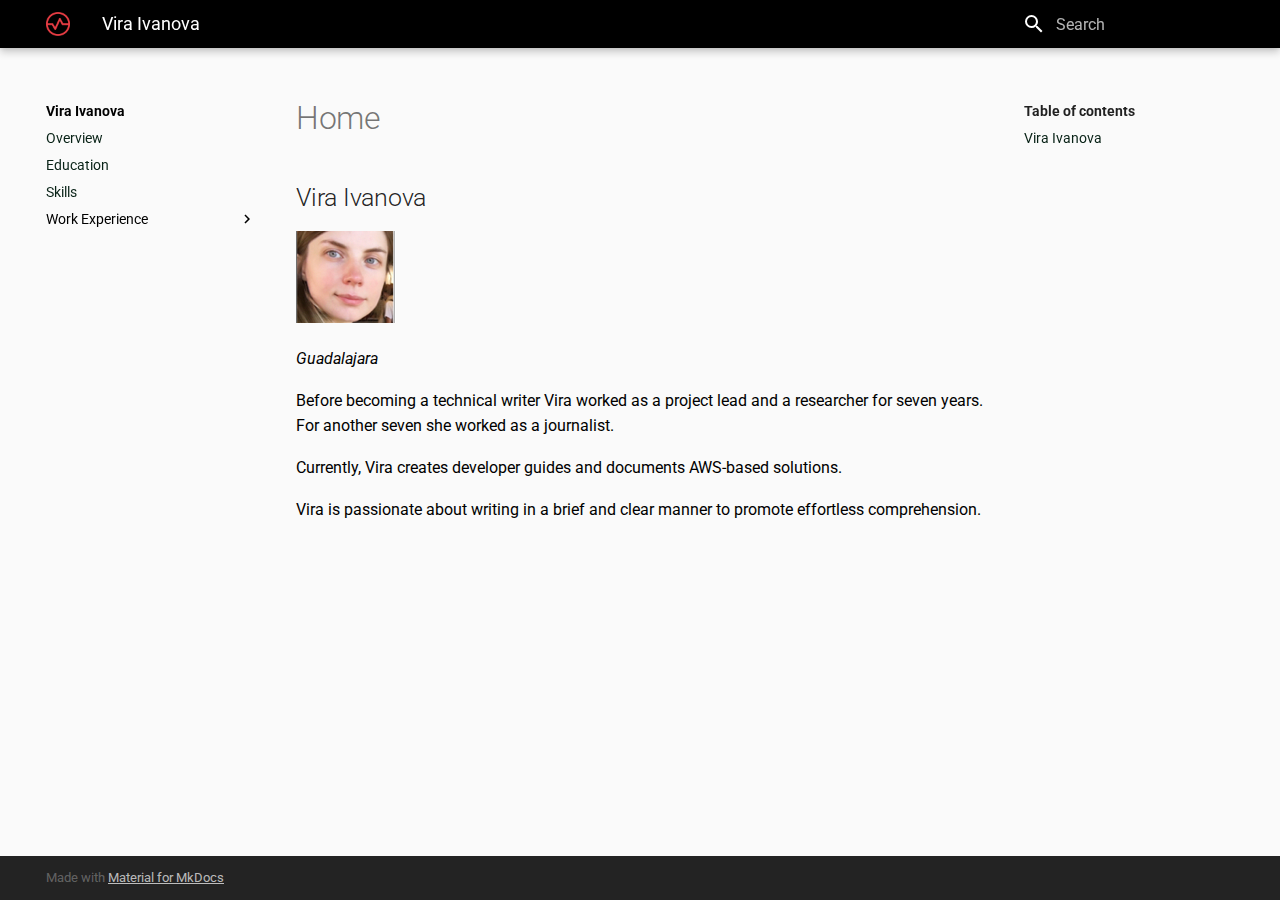
<file: docs/index.html>
<!doctype html>
<html lang="en" class="no-js">
  <head>
    
      <meta charset="utf-8">
      <meta name="viewport" content="width=device-width,initial-scale=1">
      
      
      
      
      <link rel="icon" href="assets/images/favicon.png">
      <meta name="generator" content="mkdocs-1.1.2, mkdocs-material-7.0.6">
    
    
      
        <title>Vira Ivanova</title>
      
    
    
      <link rel="stylesheet" href="assets/stylesheets/main.2c0c5eaf.min.css">
      
        
        <link rel="stylesheet" href="assets/stylesheets/palette.7fa14f5b.min.css">
        
      
    
    
    
      
        
        <link rel="preconnect" href="https://fonts.gstatic.com" crossorigin>
        <link rel="stylesheet" href="https://fonts.googleapis.com/css?family=Roboto:300,400,400i,700%7CRoboto+Mono&display=fallback">
        <style>:root{--md-text-font-family:"Roboto";--md-code-font-family:"Roboto Mono"}</style>
      
    
    
    
      <link rel="stylesheet" href="css/extra.css">
    
    
      
    
    
  </head>
  
  
    
    
    
    
    
    <body dir="ltr" data-md-color-scheme="" data-md-color-primary="none" data-md-color-accent="none">
      
  
    
    <input class="md-toggle" data-md-toggle="drawer" type="checkbox" id="__drawer" autocomplete="off">
    <input class="md-toggle" data-md-toggle="search" type="checkbox" id="__search" autocomplete="off">
    <label class="md-overlay" for="__drawer"></label>
    <div data-md-component="skip">
      
        
        <a href="#vira-ivanova" class="md-skip">
          Skip to content
        </a>
      
    </div>
    <div data-md-component="announce">
      
    </div>
    
      <header class="md-header" data-md-component="header">
  <nav class="md-header__inner md-grid" aria-label="Header">
    <a href="." title="Vira Ivanova" class="md-header__button md-logo" aria-label="Vira Ivanova" data-md-component="logo">
      
  <img src="images/wizeline_isotype.png" alt="logo">

    </a>
    <label class="md-header__button md-icon" for="__drawer">
      <svg xmlns="http://www.w3.org/2000/svg" viewBox="0 0 24 24"><path d="M3 6h18v2H3V6m0 5h18v2H3v-2m0 5h18v2H3v-2z"/></svg>
    </label>
    <div class="md-header__title" data-md-component="header-title">
      <div class="md-header__ellipsis">
        <div class="md-header__topic">
          <span class="md-ellipsis">
            Vira Ivanova
          </span>
        </div>
        <div class="md-header__topic" data-md-component="header-topic">
          <span class="md-ellipsis">
            
              Home
            
          </span>
        </div>
      </div>
    </div>
    <div class="md-header__options">
      
    </div>
    
      <label class="md-header__button md-icon" for="__search">
        <svg xmlns="http://www.w3.org/2000/svg" viewBox="0 0 24 24"><path d="M9.5 3A6.5 6.5 0 0 1 16 9.5c0 1.61-.59 3.09-1.56 4.23l.27.27h.79l5 5-1.5 1.5-5-5v-.79l-.27-.27A6.516 6.516 0 0 1 9.5 16 6.5 6.5 0 0 1 3 9.5 6.5 6.5 0 0 1 9.5 3m0 2C7 5 5 7 5 9.5S7 14 9.5 14 14 12 14 9.5 12 5 9.5 5z"/></svg>
      </label>
      
<div class="md-search" data-md-component="search" role="dialog">
  <label class="md-search__overlay" for="__search"></label>
  <div class="md-search__inner" role="search">
    <form class="md-search__form" name="search">
      <input type="text" class="md-search__input" name="query" aria-label="Search" placeholder="Search" autocapitalize="off" autocorrect="off" autocomplete="off" spellcheck="false" data-md-component="search-query" data-md-state="active" required>
      <label class="md-search__icon md-icon" for="__search">
        <svg xmlns="http://www.w3.org/2000/svg" viewBox="0 0 24 24"><path d="M9.5 3A6.5 6.5 0 0 1 16 9.5c0 1.61-.59 3.09-1.56 4.23l.27.27h.79l5 5-1.5 1.5-5-5v-.79l-.27-.27A6.516 6.516 0 0 1 9.5 16 6.5 6.5 0 0 1 3 9.5 6.5 6.5 0 0 1 9.5 3m0 2C7 5 5 7 5 9.5S7 14 9.5 14 14 12 14 9.5 12 5 9.5 5z"/></svg>
        <svg xmlns="http://www.w3.org/2000/svg" viewBox="0 0 24 24"><path d="M20 11v2H8l5.5 5.5-1.42 1.42L4.16 12l7.92-7.92L13.5 5.5 8 11h12z"/></svg>
      </label>
      <button type="reset" class="md-search__icon md-icon" aria-label="Clear" tabindex="-1">
        <svg xmlns="http://www.w3.org/2000/svg" viewBox="0 0 24 24"><path d="M19 6.41L17.59 5 12 10.59 6.41 5 5 6.41 10.59 12 5 17.59 6.41 19 12 13.41 17.59 19 19 17.59 13.41 12 19 6.41z"/></svg>
      </button>
    </form>
    <div class="md-search__output">
      <div class="md-search__scrollwrap" data-md-scrollfix>
        <div class="md-search-result" data-md-component="search-result">
          <div class="md-search-result__meta">
            Initializing search
          </div>
          <ol class="md-search-result__list"></ol>
        </div>
      </div>
    </div>
  </div>
</div>
    
    
  </nav>
</header>
    
    <div class="md-container" data-md-component="container">
      
      
        
      
      <main class="md-main" data-md-component="main">
        <div class="md-main__inner md-grid">
          
            
              
              <div class="md-sidebar md-sidebar--primary" data-md-component="sidebar" data-md-type="navigation" >
                <div class="md-sidebar__scrollwrap">
                  <div class="md-sidebar__inner">
                    


<nav class="md-nav md-nav--primary" aria-label="Navigation" data-md-level="0">
  <label class="md-nav__title" for="__drawer">
    <a href="." title="Vira Ivanova" class="md-nav__button md-logo" aria-label="Vira Ivanova" data-md-component="logo">
      
  <img src="images/wizeline_isotype.png" alt="logo">

    </a>
    Vira Ivanova
  </label>
  
  <ul class="md-nav__list" data-md-scrollfix>
    
      
      
      

  
  
  
    <li class="md-nav__item">
      <a href="Vira_general/" class="md-nav__link">
        Overview
      </a>
    </li>
  

    
      
      
      

  
  
  
    <li class="md-nav__item">
      <a href="about/" class="md-nav__link">
        Education
      </a>
    </li>
  

    
      
      
      

  
  
  
    <li class="md-nav__item">
      <a href="skills/" class="md-nav__link">
        Skills
      </a>
    </li>
  

    
      
      
      

  
  
  
    
    <li class="md-nav__item md-nav__item--nested">
      
      
        <input class="md-nav__toggle md-toggle" data-md-toggle="__nav_4" type="checkbox" id="__nav_4" >
      
      <label class="md-nav__link" for="__nav_4">
        Work Experience
        <span class="md-nav__icon md-icon"></span>
      </label>
      <nav class="md-nav" aria-label="Work Experience" data-md-level="1">
        <label class="md-nav__title" for="__nav_4">
          <span class="md-nav__icon md-icon"></span>
          Work Experience
        </label>
        <ul class="md-nav__list" data-md-scrollfix>
          
            
  
  
  
    <li class="md-nav__item">
      <a href="work%20experience/" class="md-nav__link">
        Experience
      </a>
    </li>
  

          
            
  
  
  
    <li class="md-nav__item">
      <a href="page-two/" class="md-nav__link">
        Selected Past Work
      </a>
    </li>
  

          
        </ul>
      </nav>
    </li>
  

    
  </ul>
</nav>
                  </div>
                </div>
              </div>
            
            
              
              <div class="md-sidebar md-sidebar--secondary" data-md-component="sidebar" data-md-type="toc" >
                <div class="md-sidebar__scrollwrap">
                  <div class="md-sidebar__inner">
                    
<nav class="md-nav md-nav--secondary" aria-label="Table of contents">
  
  
  
    <label class="md-nav__title" for="__toc">
      <span class="md-nav__icon md-icon"></span>
      Table of contents
    </label>
    <ul class="md-nav__list" data-md-component="toc" data-md-scrollfix>
      
        <li class="md-nav__item">
  <a href="#vira-ivanova" class="md-nav__link">
    Vira Ivanova
  </a>
  
</li>
      
    </ul>
  
</nav>
                  </div>
                </div>
              </div>
            
          
          <div class="md-content" data-md-component="content">
            <article class="md-content__inner md-typeset">
              
                
                
                  <h1>Home</h1>
                
                <h2 id="vira-ivanova">Vira Ivanova</h2>
<p><img alt="Vira Ivanova" src="images/vira_small.png" /></p>
<p><em>Guadalajara</em></p>
<p>Before becoming a technical writer Vira worked as a project lead and a researcher for seven years. For another seven she worked as a journalist.</p>
<p>Currently, Vira creates developer guides and documents AWS-based solutions.</p>
<p>Vira is passionate about writing in a brief and clear manner to promote effortless comprehension.</p>
                
              
              
                


              
            </article>
          </div>
        </div>
      </main>
      
        
<footer class="md-footer">
  
  <div class="md-footer-meta md-typeset">
    <div class="md-footer-meta__inner md-grid">
      <div class="md-footer-copyright">
        
        Made with
        <a href="https://squidfunk.github.io/mkdocs-material/" target="_blank" rel="noopener">
          Material for MkDocs
        </a>
        
      </div>
      
    </div>
  </div>
</footer>
      
    </div>
    <div class="md-dialog" data-md-component="dialog">
      <div class="md-dialog__inner md-typeset"></div>
    </div>
    <script id="__config" type="application/json">{"base": ".", "features": [], "translations": {"clipboard.copy": "Copy to clipboard", "clipboard.copied": "Copied to clipboard", "search.config.lang": "en", "search.config.pipeline": "trimmer, stopWordFilter", "search.config.separator": "[\\s\\-]+", "search.placeholder": "Search", "search.result.placeholder": "Type to start searching", "search.result.none": "No matching documents", "search.result.one": "1 matching document", "search.result.other": "# matching documents", "search.result.more.one": "1 more on this page", "search.result.more.other": "# more on this page", "search.result.term.missing": "Missing"}, "search": "assets/javascripts/workers/search.fb4a9340.min.js", "version": null}</script>
    
    
      <script src="assets/javascripts/bundle.a1c7c35e.min.js"></script>
      
    
  </body>
</html>
</file>
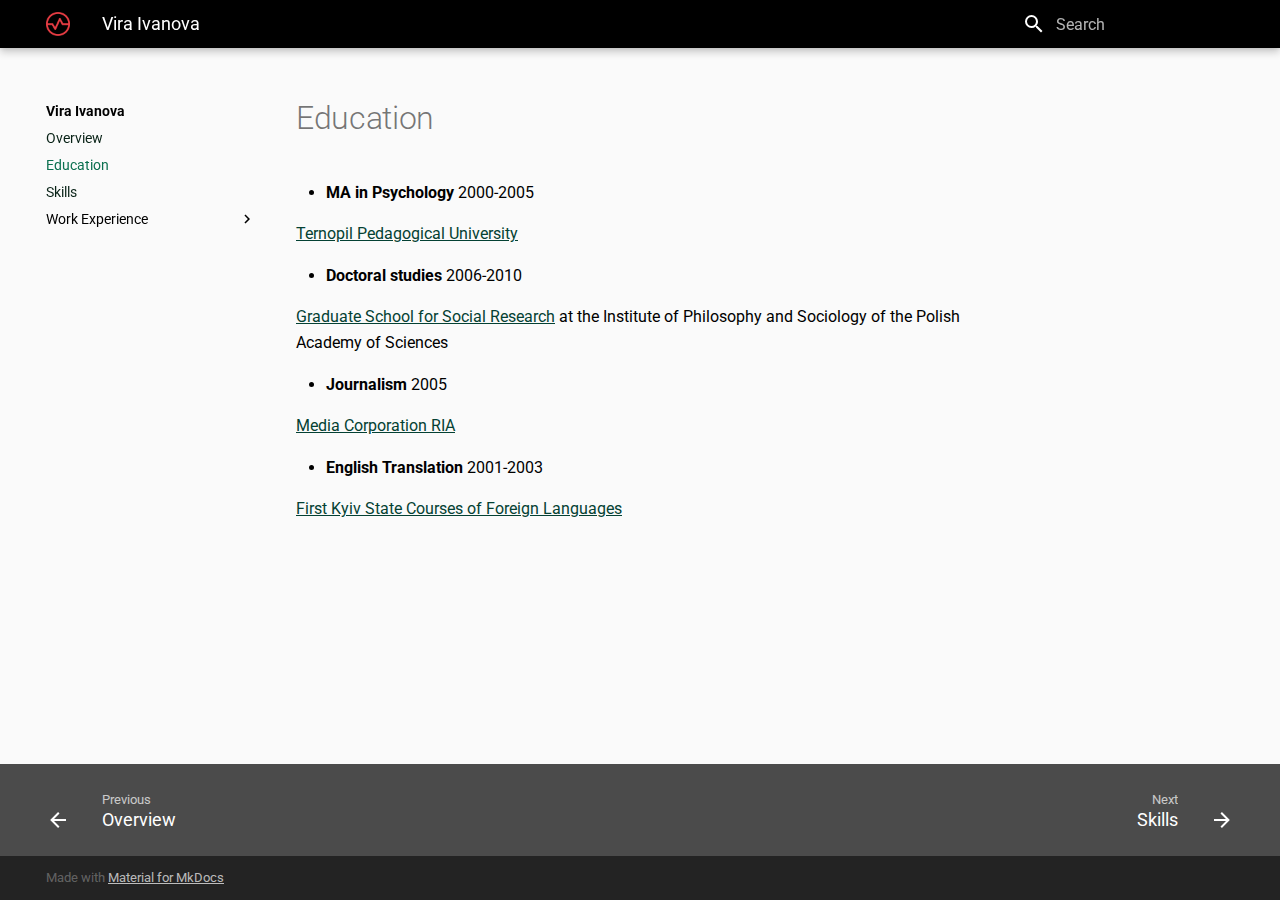
<file: docs/about/index.html>
<!doctype html>
<html lang="en" class="no-js">
  <head>
    
      <meta charset="utf-8">
      <meta name="viewport" content="width=device-width,initial-scale=1">
      
      
      
      
      <link rel="icon" href="../assets/images/favicon.png">
      <meta name="generator" content="mkdocs-1.1.2, mkdocs-material-7.0.6">
    
    
      
        <title>Education - Vira Ivanova</title>
      
    
    
      <link rel="stylesheet" href="../assets/stylesheets/main.2c0c5eaf.min.css">
      
        
        <link rel="stylesheet" href="../assets/stylesheets/palette.7fa14f5b.min.css">
        
      
    
    
    
      
        
        <link rel="preconnect" href="https://fonts.gstatic.com" crossorigin>
        <link rel="stylesheet" href="https://fonts.googleapis.com/css?family=Roboto:300,400,400i,700%7CRoboto+Mono&display=fallback">
        <style>:root{--md-text-font-family:"Roboto";--md-code-font-family:"Roboto Mono"}</style>
      
    
    
    
      <link rel="stylesheet" href="../css/extra.css">
    
    
      
    
    
  </head>
  
  
    
    
    
    
    
    <body dir="ltr" data-md-color-scheme="" data-md-color-primary="none" data-md-color-accent="none">
      
  
    
    <input class="md-toggle" data-md-toggle="drawer" type="checkbox" id="__drawer" autocomplete="off">
    <input class="md-toggle" data-md-toggle="search" type="checkbox" id="__search" autocomplete="off">
    <label class="md-overlay" for="__drawer"></label>
    <div data-md-component="skip">
      
        
        <a href="#education" class="md-skip">
          Skip to content
        </a>
      
    </div>
    <div data-md-component="announce">
      
    </div>
    
      <header class="md-header" data-md-component="header">
  <nav class="md-header__inner md-grid" aria-label="Header">
    <a href=".." title="Vira Ivanova" class="md-header__button md-logo" aria-label="Vira Ivanova" data-md-component="logo">
      
  <img src="../images/wizeline_isotype.png" alt="logo">

    </a>
    <label class="md-header__button md-icon" for="__drawer">
      <svg xmlns="http://www.w3.org/2000/svg" viewBox="0 0 24 24"><path d="M3 6h18v2H3V6m0 5h18v2H3v-2m0 5h18v2H3v-2z"/></svg>
    </label>
    <div class="md-header__title" data-md-component="header-title">
      <div class="md-header__ellipsis">
        <div class="md-header__topic">
          <span class="md-ellipsis">
            Vira Ivanova
          </span>
        </div>
        <div class="md-header__topic" data-md-component="header-topic">
          <span class="md-ellipsis">
            
              Education
            
          </span>
        </div>
      </div>
    </div>
    <div class="md-header__options">
      
    </div>
    
      <label class="md-header__button md-icon" for="__search">
        <svg xmlns="http://www.w3.org/2000/svg" viewBox="0 0 24 24"><path d="M9.5 3A6.5 6.5 0 0 1 16 9.5c0 1.61-.59 3.09-1.56 4.23l.27.27h.79l5 5-1.5 1.5-5-5v-.79l-.27-.27A6.516 6.516 0 0 1 9.5 16 6.5 6.5 0 0 1 3 9.5 6.5 6.5 0 0 1 9.5 3m0 2C7 5 5 7 5 9.5S7 14 9.5 14 14 12 14 9.5 12 5 9.5 5z"/></svg>
      </label>
      
<div class="md-search" data-md-component="search" role="dialog">
  <label class="md-search__overlay" for="__search"></label>
  <div class="md-search__inner" role="search">
    <form class="md-search__form" name="search">
      <input type="text" class="md-search__input" name="query" aria-label="Search" placeholder="Search" autocapitalize="off" autocorrect="off" autocomplete="off" spellcheck="false" data-md-component="search-query" data-md-state="active" required>
      <label class="md-search__icon md-icon" for="__search">
        <svg xmlns="http://www.w3.org/2000/svg" viewBox="0 0 24 24"><path d="M9.5 3A6.5 6.5 0 0 1 16 9.5c0 1.61-.59 3.09-1.56 4.23l.27.27h.79l5 5-1.5 1.5-5-5v-.79l-.27-.27A6.516 6.516 0 0 1 9.5 16 6.5 6.5 0 0 1 3 9.5 6.5 6.5 0 0 1 9.5 3m0 2C7 5 5 7 5 9.5S7 14 9.5 14 14 12 14 9.5 12 5 9.5 5z"/></svg>
        <svg xmlns="http://www.w3.org/2000/svg" viewBox="0 0 24 24"><path d="M20 11v2H8l5.5 5.5-1.42 1.42L4.16 12l7.92-7.92L13.5 5.5 8 11h12z"/></svg>
      </label>
      <button type="reset" class="md-search__icon md-icon" aria-label="Clear" tabindex="-1">
        <svg xmlns="http://www.w3.org/2000/svg" viewBox="0 0 24 24"><path d="M19 6.41L17.59 5 12 10.59 6.41 5 5 6.41 10.59 12 5 17.59 6.41 19 12 13.41 17.59 19 19 17.59 13.41 12 19 6.41z"/></svg>
      </button>
    </form>
    <div class="md-search__output">
      <div class="md-search__scrollwrap" data-md-scrollfix>
        <div class="md-search-result" data-md-component="search-result">
          <div class="md-search-result__meta">
            Initializing search
          </div>
          <ol class="md-search-result__list"></ol>
        </div>
      </div>
    </div>
  </div>
</div>
    
    
  </nav>
</header>
    
    <div class="md-container" data-md-component="container">
      
      
        
      
      <main class="md-main" data-md-component="main">
        <div class="md-main__inner md-grid">
          
            
              
              <div class="md-sidebar md-sidebar--primary" data-md-component="sidebar" data-md-type="navigation" >
                <div class="md-sidebar__scrollwrap">
                  <div class="md-sidebar__inner">
                    


<nav class="md-nav md-nav--primary" aria-label="Navigation" data-md-level="0">
  <label class="md-nav__title" for="__drawer">
    <a href=".." title="Vira Ivanova" class="md-nav__button md-logo" aria-label="Vira Ivanova" data-md-component="logo">
      
  <img src="../images/wizeline_isotype.png" alt="logo">

    </a>
    Vira Ivanova
  </label>
  
  <ul class="md-nav__list" data-md-scrollfix>
    
      
      
      

  
  
  
    <li class="md-nav__item">
      <a href="../Vira_general/" class="md-nav__link">
        Overview
      </a>
    </li>
  

    
      
      
      

  
  
    
  
  
    <li class="md-nav__item md-nav__item--active">
      
      <input class="md-nav__toggle md-toggle" data-md-toggle="toc" type="checkbox" id="__toc">
      
        
      
      
      <a href="./" class="md-nav__link md-nav__link--active">
        Education
      </a>
      
    </li>
  

    
      
      
      

  
  
  
    <li class="md-nav__item">
      <a href="../skills/" class="md-nav__link">
        Skills
      </a>
    </li>
  

    
      
      
      

  
  
  
    
    <li class="md-nav__item md-nav__item--nested">
      
      
        <input class="md-nav__toggle md-toggle" data-md-toggle="__nav_4" type="checkbox" id="__nav_4" >
      
      <label class="md-nav__link" for="__nav_4">
        Work Experience
        <span class="md-nav__icon md-icon"></span>
      </label>
      <nav class="md-nav" aria-label="Work Experience" data-md-level="1">
        <label class="md-nav__title" for="__nav_4">
          <span class="md-nav__icon md-icon"></span>
          Work Experience
        </label>
        <ul class="md-nav__list" data-md-scrollfix>
          
            
  
  
  
    <li class="md-nav__item">
      <a href="../work%20experience/" class="md-nav__link">
        Experience
      </a>
    </li>
  

          
            
  
  
  
    <li class="md-nav__item">
      <a href="../page-two/" class="md-nav__link">
        Selected Past Work
      </a>
    </li>
  

          
        </ul>
      </nav>
    </li>
  

    
  </ul>
</nav>
                  </div>
                </div>
              </div>
            
            
              
              <div class="md-sidebar md-sidebar--secondary" data-md-component="sidebar" data-md-type="toc" >
                <div class="md-sidebar__scrollwrap">
                  <div class="md-sidebar__inner">
                    
<nav class="md-nav md-nav--secondary" aria-label="Table of contents">
  
  
    
  
  
</nav>
                  </div>
                </div>
              </div>
            
          
          <div class="md-content" data-md-component="content">
            <article class="md-content__inner md-typeset">
              
                
                
                <h1 id="education">Education</h1>
<ul>
<li><strong>MA in Psychology</strong> 2000-2005</li>
</ul>
<p><a href="http://tnpu.edu.ua/en/">Ternopil Pedagogical University</a></p>
<ul>
<li><strong>Doctoral studies</strong> 2006-2010</li>
</ul>
<p><a href="http://www.gssr.edu.pl/">Graduate School for Social Research</a> at the Institute of Philosophy and Sociology of the Polish Academy of Sciences</p>
<ul>
<li><strong>Journalism</strong> 2005</li>
</ul>
<p><a href="https://ria.media/">Media Corporation RIA</a></p>
<ul>
<li><strong>English Translation</strong> 2001-2003</li>
</ul>
<p><a href="https://www.english.vn.ua/">First Kyiv State Courses of Foreign Languages</a></p>
                
              
              
                


              
            </article>
          </div>
        </div>
      </main>
      
        
<footer class="md-footer">
  
    <nav class="md-footer__inner md-grid" aria-label="Footer">
      
        <a href="../Vira_general/" class="md-footer__link md-footer__link--prev" rel="prev">
          <div class="md-footer__button md-icon">
            <svg xmlns="http://www.w3.org/2000/svg" viewBox="0 0 24 24"><path d="M20 11v2H8l5.5 5.5-1.42 1.42L4.16 12l7.92-7.92L13.5 5.5 8 11h12z"/></svg>
          </div>
          <div class="md-footer__title">
            <div class="md-ellipsis">
              <span class="md-footer__direction">
                Previous
              </span>
              Overview
            </div>
          </div>
        </a>
      
      
        <a href="../skills/" class="md-footer__link md-footer__link--next" rel="next">
          <div class="md-footer__title">
            <div class="md-ellipsis">
              <span class="md-footer__direction">
                Next
              </span>
              Skills
            </div>
          </div>
          <div class="md-footer__button md-icon">
            <svg xmlns="http://www.w3.org/2000/svg" viewBox="0 0 24 24"><path d="M4 11v2h12l-5.5 5.5 1.42 1.42L19.84 12l-7.92-7.92L10.5 5.5 16 11H4z"/></svg>
          </div>
        </a>
      
    </nav>
  
  <div class="md-footer-meta md-typeset">
    <div class="md-footer-meta__inner md-grid">
      <div class="md-footer-copyright">
        
        Made with
        <a href="https://squidfunk.github.io/mkdocs-material/" target="_blank" rel="noopener">
          Material for MkDocs
        </a>
        
      </div>
      
    </div>
  </div>
</footer>
      
    </div>
    <div class="md-dialog" data-md-component="dialog">
      <div class="md-dialog__inner md-typeset"></div>
    </div>
    <script id="__config" type="application/json">{"base": "..", "features": [], "translations": {"clipboard.copy": "Copy to clipboard", "clipboard.copied": "Copied to clipboard", "search.config.lang": "en", "search.config.pipeline": "trimmer, stopWordFilter", "search.config.separator": "[\\s\\-]+", "search.placeholder": "Search", "search.result.placeholder": "Type to start searching", "search.result.none": "No matching documents", "search.result.one": "1 matching document", "search.result.other": "# matching documents", "search.result.more.one": "1 more on this page", "search.result.more.other": "# more on this page", "search.result.term.missing": "Missing"}, "search": "../assets/javascripts/workers/search.fb4a9340.min.js", "version": null}</script>
    
    
      <script src="../assets/javascripts/bundle.a1c7c35e.min.js"></script>
      
    
  </body>
</html>
</file>
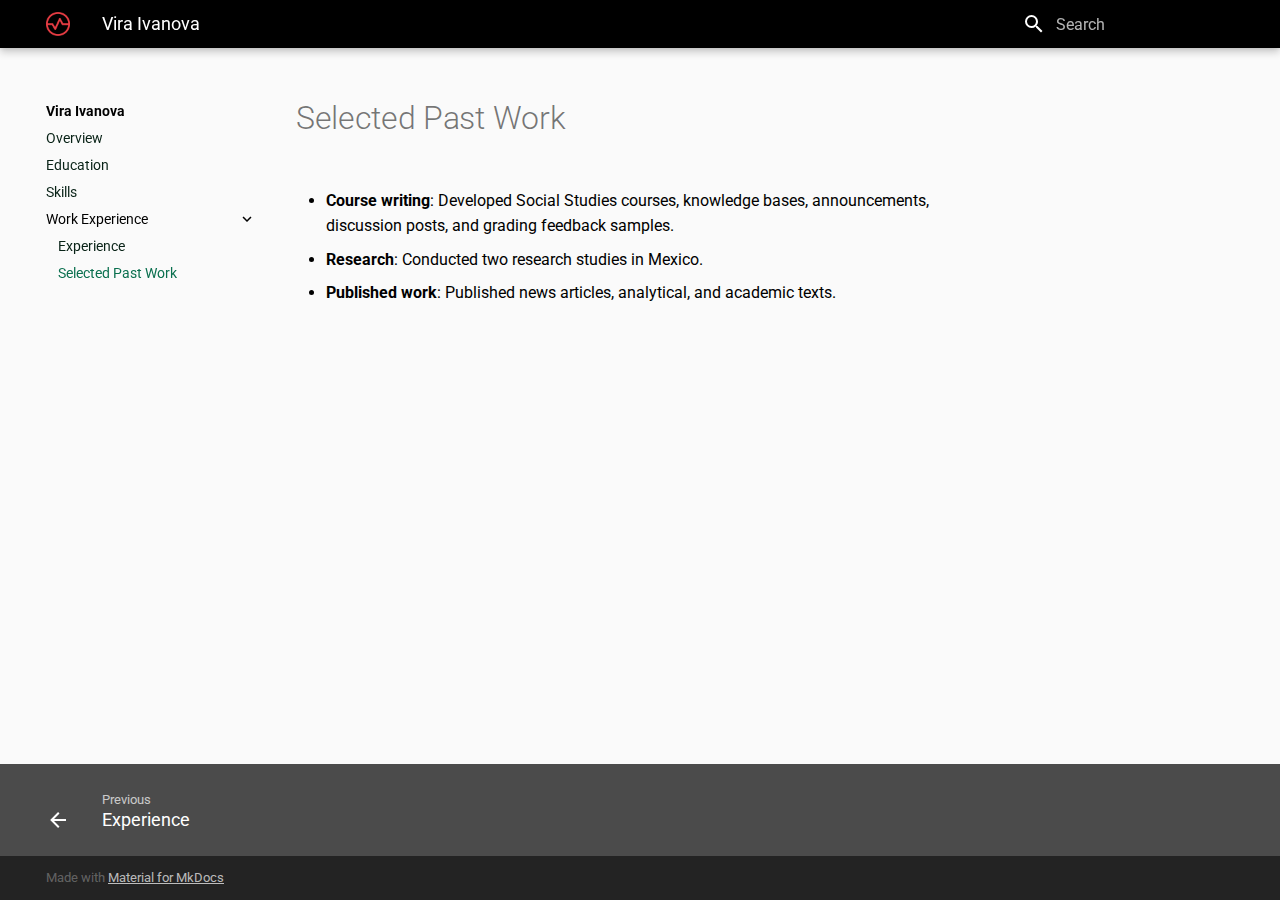
<file: docs/page-two/index.html>
<!doctype html>
<html lang="en" class="no-js">
  <head>
    
      <meta charset="utf-8">
      <meta name="viewport" content="width=device-width,initial-scale=1">
      
      
      
      
      <link rel="icon" href="../assets/images/favicon.png">
      <meta name="generator" content="mkdocs-1.1.2, mkdocs-material-7.0.6">
    
    
      
        <title>Selected Past Work - Vira Ivanova</title>
      
    
    
      <link rel="stylesheet" href="../assets/stylesheets/main.2c0c5eaf.min.css">
      
        
        <link rel="stylesheet" href="../assets/stylesheets/palette.7fa14f5b.min.css">
        
      
    
    
    
      
        
        <link rel="preconnect" href="https://fonts.gstatic.com" crossorigin>
        <link rel="stylesheet" href="https://fonts.googleapis.com/css?family=Roboto:300,400,400i,700%7CRoboto+Mono&display=fallback">
        <style>:root{--md-text-font-family:"Roboto";--md-code-font-family:"Roboto Mono"}</style>
      
    
    
    
      <link rel="stylesheet" href="../css/extra.css">
    
    
      
    
    
  </head>
  
  
    
    
    
    
    
    <body dir="ltr" data-md-color-scheme="" data-md-color-primary="none" data-md-color-accent="none">
      
  
    
    <input class="md-toggle" data-md-toggle="drawer" type="checkbox" id="__drawer" autocomplete="off">
    <input class="md-toggle" data-md-toggle="search" type="checkbox" id="__search" autocomplete="off">
    <label class="md-overlay" for="__drawer"></label>
    <div data-md-component="skip">
      
        
        <a href="#selected-past-work" class="md-skip">
          Skip to content
        </a>
      
    </div>
    <div data-md-component="announce">
      
    </div>
    
      <header class="md-header" data-md-component="header">
  <nav class="md-header__inner md-grid" aria-label="Header">
    <a href=".." title="Vira Ivanova" class="md-header__button md-logo" aria-label="Vira Ivanova" data-md-component="logo">
      
  <img src="../images/wizeline_isotype.png" alt="logo">

    </a>
    <label class="md-header__button md-icon" for="__drawer">
      <svg xmlns="http://www.w3.org/2000/svg" viewBox="0 0 24 24"><path d="M3 6h18v2H3V6m0 5h18v2H3v-2m0 5h18v2H3v-2z"/></svg>
    </label>
    <div class="md-header__title" data-md-component="header-title">
      <div class="md-header__ellipsis">
        <div class="md-header__topic">
          <span class="md-ellipsis">
            Vira Ivanova
          </span>
        </div>
        <div class="md-header__topic" data-md-component="header-topic">
          <span class="md-ellipsis">
            
              Selected Past Work
            
          </span>
        </div>
      </div>
    </div>
    <div class="md-header__options">
      
    </div>
    
      <label class="md-header__button md-icon" for="__search">
        <svg xmlns="http://www.w3.org/2000/svg" viewBox="0 0 24 24"><path d="M9.5 3A6.5 6.5 0 0 1 16 9.5c0 1.61-.59 3.09-1.56 4.23l.27.27h.79l5 5-1.5 1.5-5-5v-.79l-.27-.27A6.516 6.516 0 0 1 9.5 16 6.5 6.5 0 0 1 3 9.5 6.5 6.5 0 0 1 9.5 3m0 2C7 5 5 7 5 9.5S7 14 9.5 14 14 12 14 9.5 12 5 9.5 5z"/></svg>
      </label>
      
<div class="md-search" data-md-component="search" role="dialog">
  <label class="md-search__overlay" for="__search"></label>
  <div class="md-search__inner" role="search">
    <form class="md-search__form" name="search">
      <input type="text" class="md-search__input" name="query" aria-label="Search" placeholder="Search" autocapitalize="off" autocorrect="off" autocomplete="off" spellcheck="false" data-md-component="search-query" data-md-state="active" required>
      <label class="md-search__icon md-icon" for="__search">
        <svg xmlns="http://www.w3.org/2000/svg" viewBox="0 0 24 24"><path d="M9.5 3A6.5 6.5 0 0 1 16 9.5c0 1.61-.59 3.09-1.56 4.23l.27.27h.79l5 5-1.5 1.5-5-5v-.79l-.27-.27A6.516 6.516 0 0 1 9.5 16 6.5 6.5 0 0 1 3 9.5 6.5 6.5 0 0 1 9.5 3m0 2C7 5 5 7 5 9.5S7 14 9.5 14 14 12 14 9.5 12 5 9.5 5z"/></svg>
        <svg xmlns="http://www.w3.org/2000/svg" viewBox="0 0 24 24"><path d="M20 11v2H8l5.5 5.5-1.42 1.42L4.16 12l7.92-7.92L13.5 5.5 8 11h12z"/></svg>
      </label>
      <button type="reset" class="md-search__icon md-icon" aria-label="Clear" tabindex="-1">
        <svg xmlns="http://www.w3.org/2000/svg" viewBox="0 0 24 24"><path d="M19 6.41L17.59 5 12 10.59 6.41 5 5 6.41 10.59 12 5 17.59 6.41 19 12 13.41 17.59 19 19 17.59 13.41 12 19 6.41z"/></svg>
      </button>
    </form>
    <div class="md-search__output">
      <div class="md-search__scrollwrap" data-md-scrollfix>
        <div class="md-search-result" data-md-component="search-result">
          <div class="md-search-result__meta">
            Initializing search
          </div>
          <ol class="md-search-result__list"></ol>
        </div>
      </div>
    </div>
  </div>
</div>
    
    
  </nav>
</header>
    
    <div class="md-container" data-md-component="container">
      
      
        
      
      <main class="md-main" data-md-component="main">
        <div class="md-main__inner md-grid">
          
            
              
              <div class="md-sidebar md-sidebar--primary" data-md-component="sidebar" data-md-type="navigation" >
                <div class="md-sidebar__scrollwrap">
                  <div class="md-sidebar__inner">
                    


<nav class="md-nav md-nav--primary" aria-label="Navigation" data-md-level="0">
  <label class="md-nav__title" for="__drawer">
    <a href=".." title="Vira Ivanova" class="md-nav__button md-logo" aria-label="Vira Ivanova" data-md-component="logo">
      
  <img src="../images/wizeline_isotype.png" alt="logo">

    </a>
    Vira Ivanova
  </label>
  
  <ul class="md-nav__list" data-md-scrollfix>
    
      
      
      

  
  
  
    <li class="md-nav__item">
      <a href="../Vira_general/" class="md-nav__link">
        Overview
      </a>
    </li>
  

    
      
      
      

  
  
  
    <li class="md-nav__item">
      <a href="../about/" class="md-nav__link">
        Education
      </a>
    </li>
  

    
      
      
      

  
  
  
    <li class="md-nav__item">
      <a href="../skills/" class="md-nav__link">
        Skills
      </a>
    </li>
  

    
      
      
      

  
  
    
  
  
    
    <li class="md-nav__item md-nav__item--active md-nav__item--nested">
      
      
        <input class="md-nav__toggle md-toggle" data-md-toggle="__nav_4" type="checkbox" id="__nav_4" checked>
      
      <label class="md-nav__link" for="__nav_4">
        Work Experience
        <span class="md-nav__icon md-icon"></span>
      </label>
      <nav class="md-nav" aria-label="Work Experience" data-md-level="1">
        <label class="md-nav__title" for="__nav_4">
          <span class="md-nav__icon md-icon"></span>
          Work Experience
        </label>
        <ul class="md-nav__list" data-md-scrollfix>
          
            
  
  
  
    <li class="md-nav__item">
      <a href="../work%20experience/" class="md-nav__link">
        Experience
      </a>
    </li>
  

          
            
  
  
    
  
  
    <li class="md-nav__item md-nav__item--active">
      
      <input class="md-nav__toggle md-toggle" data-md-toggle="toc" type="checkbox" id="__toc">
      
        
      
      
      <a href="./" class="md-nav__link md-nav__link--active">
        Selected Past Work
      </a>
      
    </li>
  

          
        </ul>
      </nav>
    </li>
  

    
  </ul>
</nav>
                  </div>
                </div>
              </div>
            
            
              
              <div class="md-sidebar md-sidebar--secondary" data-md-component="sidebar" data-md-type="toc" >
                <div class="md-sidebar__scrollwrap">
                  <div class="md-sidebar__inner">
                    
<nav class="md-nav md-nav--secondary" aria-label="Table of contents">
  
  
    
  
  
</nav>
                  </div>
                </div>
              </div>
            
          
          <div class="md-content" data-md-component="content">
            <article class="md-content__inner md-typeset">
              
                
                
                <h1 id="selected-past-work">Selected Past Work</h1>
<ul>
<li>
<p><strong>Course writing</strong>: Developed Social Studies courses, knowledge bases, announcements, discussion posts, and grading feedback samples.</p>
</li>
<li>
<p><strong>Research</strong>: Conducted two research studies in Mexico.</p>
</li>
<li>
<p><strong>Published work</strong>: Published news articles, analytical, and academic texts.</p>
</li>
</ul>
                
              
              
                


              
            </article>
          </div>
        </div>
      </main>
      
        
<footer class="md-footer">
  
    <nav class="md-footer__inner md-grid" aria-label="Footer">
      
        <a href="../work%20experience/" class="md-footer__link md-footer__link--prev" rel="prev">
          <div class="md-footer__button md-icon">
            <svg xmlns="http://www.w3.org/2000/svg" viewBox="0 0 24 24"><path d="M20 11v2H8l5.5 5.5-1.42 1.42L4.16 12l7.92-7.92L13.5 5.5 8 11h12z"/></svg>
          </div>
          <div class="md-footer__title">
            <div class="md-ellipsis">
              <span class="md-footer__direction">
                Previous
              </span>
              Experience
            </div>
          </div>
        </a>
      
      
    </nav>
  
  <div class="md-footer-meta md-typeset">
    <div class="md-footer-meta__inner md-grid">
      <div class="md-footer-copyright">
        
        Made with
        <a href="https://squidfunk.github.io/mkdocs-material/" target="_blank" rel="noopener">
          Material for MkDocs
        </a>
        
      </div>
      
    </div>
  </div>
</footer>
      
    </div>
    <div class="md-dialog" data-md-component="dialog">
      <div class="md-dialog__inner md-typeset"></div>
    </div>
    <script id="__config" type="application/json">{"base": "..", "features": [], "translations": {"clipboard.copy": "Copy to clipboard", "clipboard.copied": "Copied to clipboard", "search.config.lang": "en", "search.config.pipeline": "trimmer, stopWordFilter", "search.config.separator": "[\\s\\-]+", "search.placeholder": "Search", "search.result.placeholder": "Type to start searching", "search.result.none": "No matching documents", "search.result.one": "1 matching document", "search.result.other": "# matching documents", "search.result.more.one": "1 more on this page", "search.result.more.other": "# more on this page", "search.result.term.missing": "Missing"}, "search": "../assets/javascripts/workers/search.fb4a9340.min.js", "version": null}</script>
    
    
      <script src="../assets/javascripts/bundle.a1c7c35e.min.js"></script>
      
    
  </body>
</html>
</file>
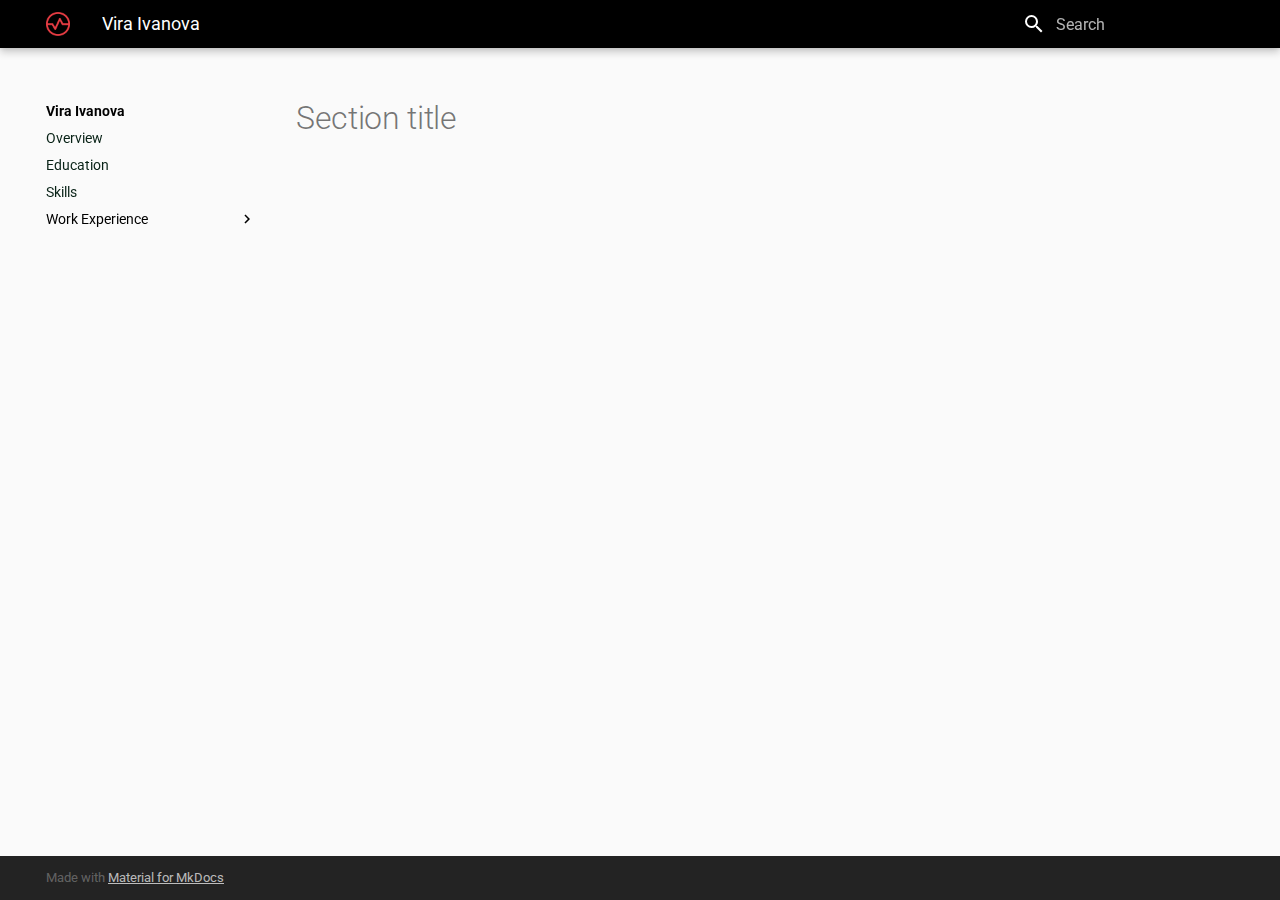
<file: docs/section-title/index.html>
<!doctype html>
<html lang="en" class="no-js">
  <head>
    
      <meta charset="utf-8">
      <meta name="viewport" content="width=device-width,initial-scale=1">
      
      
      
      
      <link rel="icon" href="../assets/images/favicon.png">
      <meta name="generator" content="mkdocs-1.1.2, mkdocs-material-7.0.6">
    
    
      
        <title>Section title - Vira Ivanova</title>
      
    
    
      <link rel="stylesheet" href="../assets/stylesheets/main.2c0c5eaf.min.css">
      
        
        <link rel="stylesheet" href="../assets/stylesheets/palette.7fa14f5b.min.css">
        
      
    
    
    
      
        
        <link rel="preconnect" href="https://fonts.gstatic.com" crossorigin>
        <link rel="stylesheet" href="https://fonts.googleapis.com/css?family=Roboto:300,400,400i,700%7CRoboto+Mono&display=fallback">
        <style>:root{--md-text-font-family:"Roboto";--md-code-font-family:"Roboto Mono"}</style>
      
    
    
    
      <link rel="stylesheet" href="../css/extra.css">
    
    
      
    
    
  </head>
  
  
    
    
    
    
    
    <body dir="ltr" data-md-color-scheme="" data-md-color-primary="none" data-md-color-accent="none">
      
  
    
    <input class="md-toggle" data-md-toggle="drawer" type="checkbox" id="__drawer" autocomplete="off">
    <input class="md-toggle" data-md-toggle="search" type="checkbox" id="__search" autocomplete="off">
    <label class="md-overlay" for="__drawer"></label>
    <div data-md-component="skip">
      
    </div>
    <div data-md-component="announce">
      
    </div>
    
      <header class="md-header" data-md-component="header">
  <nav class="md-header__inner md-grid" aria-label="Header">
    <a href=".." title="Vira Ivanova" class="md-header__button md-logo" aria-label="Vira Ivanova" data-md-component="logo">
      
  <img src="../images/wizeline_isotype.png" alt="logo">

    </a>
    <label class="md-header__button md-icon" for="__drawer">
      <svg xmlns="http://www.w3.org/2000/svg" viewBox="0 0 24 24"><path d="M3 6h18v2H3V6m0 5h18v2H3v-2m0 5h18v2H3v-2z"/></svg>
    </label>
    <div class="md-header__title" data-md-component="header-title">
      <div class="md-header__ellipsis">
        <div class="md-header__topic">
          <span class="md-ellipsis">
            Vira Ivanova
          </span>
        </div>
        <div class="md-header__topic" data-md-component="header-topic">
          <span class="md-ellipsis">
            
              Section title
            
          </span>
        </div>
      </div>
    </div>
    <div class="md-header__options">
      
    </div>
    
      <label class="md-header__button md-icon" for="__search">
        <svg xmlns="http://www.w3.org/2000/svg" viewBox="0 0 24 24"><path d="M9.5 3A6.5 6.5 0 0 1 16 9.5c0 1.61-.59 3.09-1.56 4.23l.27.27h.79l5 5-1.5 1.5-5-5v-.79l-.27-.27A6.516 6.516 0 0 1 9.5 16 6.5 6.5 0 0 1 3 9.5 6.5 6.5 0 0 1 9.5 3m0 2C7 5 5 7 5 9.5S7 14 9.5 14 14 12 14 9.5 12 5 9.5 5z"/></svg>
      </label>
      
<div class="md-search" data-md-component="search" role="dialog">
  <label class="md-search__overlay" for="__search"></label>
  <div class="md-search__inner" role="search">
    <form class="md-search__form" name="search">
      <input type="text" class="md-search__input" name="query" aria-label="Search" placeholder="Search" autocapitalize="off" autocorrect="off" autocomplete="off" spellcheck="false" data-md-component="search-query" data-md-state="active" required>
      <label class="md-search__icon md-icon" for="__search">
        <svg xmlns="http://www.w3.org/2000/svg" viewBox="0 0 24 24"><path d="M9.5 3A6.5 6.5 0 0 1 16 9.5c0 1.61-.59 3.09-1.56 4.23l.27.27h.79l5 5-1.5 1.5-5-5v-.79l-.27-.27A6.516 6.516 0 0 1 9.5 16 6.5 6.5 0 0 1 3 9.5 6.5 6.5 0 0 1 9.5 3m0 2C7 5 5 7 5 9.5S7 14 9.5 14 14 12 14 9.5 12 5 9.5 5z"/></svg>
        <svg xmlns="http://www.w3.org/2000/svg" viewBox="0 0 24 24"><path d="M20 11v2H8l5.5 5.5-1.42 1.42L4.16 12l7.92-7.92L13.5 5.5 8 11h12z"/></svg>
      </label>
      <button type="reset" class="md-search__icon md-icon" aria-label="Clear" tabindex="-1">
        <svg xmlns="http://www.w3.org/2000/svg" viewBox="0 0 24 24"><path d="M19 6.41L17.59 5 12 10.59 6.41 5 5 6.41 10.59 12 5 17.59 6.41 19 12 13.41 17.59 19 19 17.59 13.41 12 19 6.41z"/></svg>
      </button>
    </form>
    <div class="md-search__output">
      <div class="md-search__scrollwrap" data-md-scrollfix>
        <div class="md-search-result" data-md-component="search-result">
          <div class="md-search-result__meta">
            Initializing search
          </div>
          <ol class="md-search-result__list"></ol>
        </div>
      </div>
    </div>
  </div>
</div>
    
    
  </nav>
</header>
    
    <div class="md-container" data-md-component="container">
      
      
        
      
      <main class="md-main" data-md-component="main">
        <div class="md-main__inner md-grid">
          
            
              
              <div class="md-sidebar md-sidebar--primary" data-md-component="sidebar" data-md-type="navigation" >
                <div class="md-sidebar__scrollwrap">
                  <div class="md-sidebar__inner">
                    


<nav class="md-nav md-nav--primary" aria-label="Navigation" data-md-level="0">
  <label class="md-nav__title" for="__drawer">
    <a href=".." title="Vira Ivanova" class="md-nav__button md-logo" aria-label="Vira Ivanova" data-md-component="logo">
      
  <img src="../images/wizeline_isotype.png" alt="logo">

    </a>
    Vira Ivanova
  </label>
  
  <ul class="md-nav__list" data-md-scrollfix>
    
      
      
      

  
  
  
    <li class="md-nav__item">
      <a href="../Vira_general/" class="md-nav__link">
        Overview
      </a>
    </li>
  

    
      
      
      

  
  
  
    <li class="md-nav__item">
      <a href="../about/" class="md-nav__link">
        Education
      </a>
    </li>
  

    
      
      
      

  
  
  
    <li class="md-nav__item">
      <a href="../skills/" class="md-nav__link">
        Skills
      </a>
    </li>
  

    
      
      
      

  
  
  
    
    <li class="md-nav__item md-nav__item--nested">
      
      
        <input class="md-nav__toggle md-toggle" data-md-toggle="__nav_4" type="checkbox" id="__nav_4" >
      
      <label class="md-nav__link" for="__nav_4">
        Work Experience
        <span class="md-nav__icon md-icon"></span>
      </label>
      <nav class="md-nav" aria-label="Work Experience" data-md-level="1">
        <label class="md-nav__title" for="__nav_4">
          <span class="md-nav__icon md-icon"></span>
          Work Experience
        </label>
        <ul class="md-nav__list" data-md-scrollfix>
          
            
  
  
  
    <li class="md-nav__item">
      <a href="../work%20experience/" class="md-nav__link">
        Experience
      </a>
    </li>
  

          
            
  
  
  
    <li class="md-nav__item">
      <a href="../page-two/" class="md-nav__link">
        Selected Past Work
      </a>
    </li>
  

          
        </ul>
      </nav>
    </li>
  

    
  </ul>
</nav>
                  </div>
                </div>
              </div>
            
            
          
          <div class="md-content" data-md-component="content">
            <article class="md-content__inner md-typeset">
              
                
                
                  <h1>Section title</h1>
                
                
                
              
              
                


              
            </article>
          </div>
        </div>
      </main>
      
        
<footer class="md-footer">
  
  <div class="md-footer-meta md-typeset">
    <div class="md-footer-meta__inner md-grid">
      <div class="md-footer-copyright">
        
        Made with
        <a href="https://squidfunk.github.io/mkdocs-material/" target="_blank" rel="noopener">
          Material for MkDocs
        </a>
        
      </div>
      
    </div>
  </div>
</footer>
      
    </div>
    <div class="md-dialog" data-md-component="dialog">
      <div class="md-dialog__inner md-typeset"></div>
    </div>
    <script id="__config" type="application/json">{"base": "..", "features": [], "translations": {"clipboard.copy": "Copy to clipboard", "clipboard.copied": "Copied to clipboard", "search.config.lang": "en", "search.config.pipeline": "trimmer, stopWordFilter", "search.config.separator": "[\\s\\-]+", "search.placeholder": "Search", "search.result.placeholder": "Type to start searching", "search.result.none": "No matching documents", "search.result.one": "1 matching document", "search.result.other": "# matching documents", "search.result.more.one": "1 more on this page", "search.result.more.other": "# more on this page", "search.result.term.missing": "Missing"}, "search": "../assets/javascripts/workers/search.fb4a9340.min.js", "version": null}</script>
    
    
      <script src="../assets/javascripts/bundle.a1c7c35e.min.js"></script>
      
    
  </body>
</html>
</file>
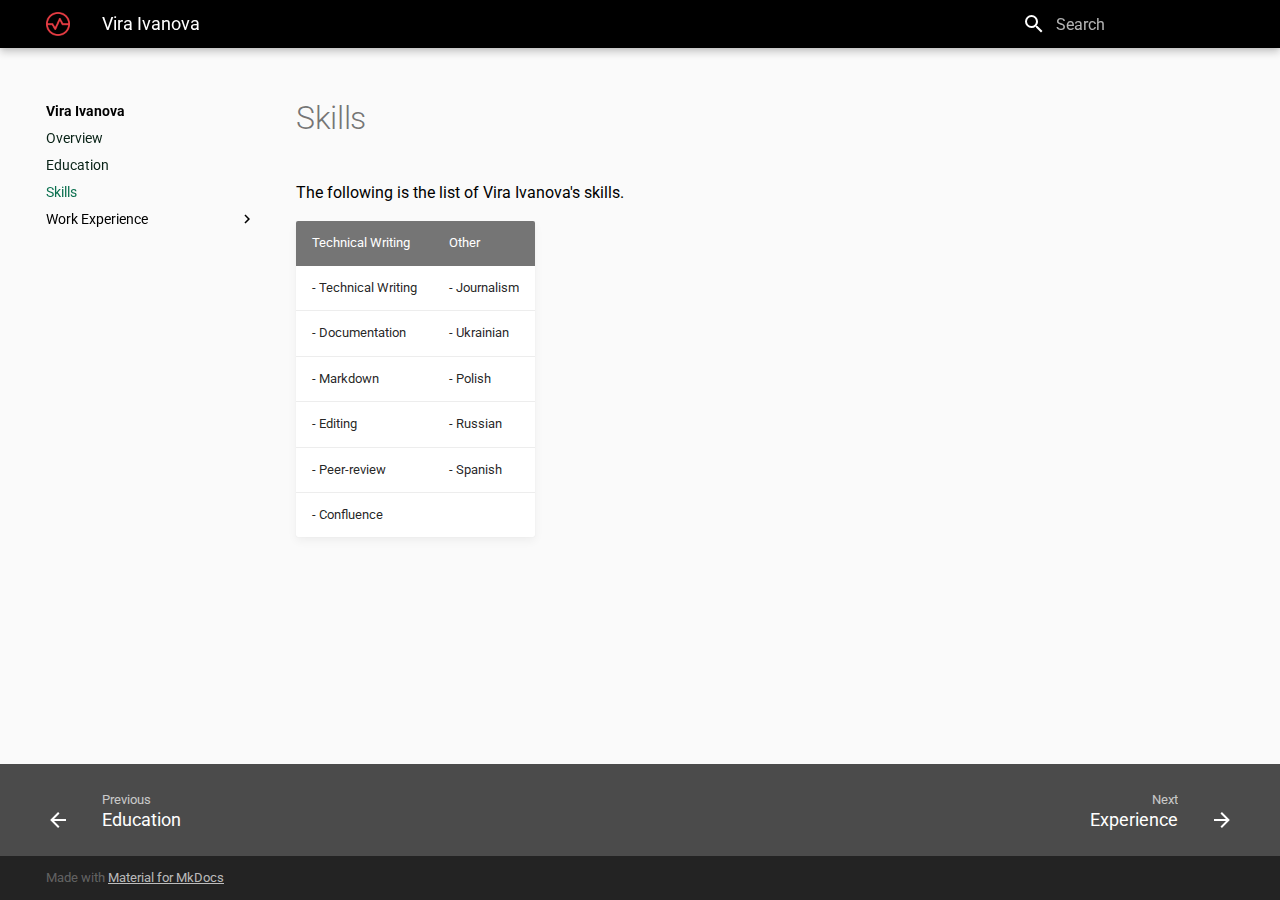
<file: docs/skills/index.html>
<!doctype html>
<html lang="en" class="no-js">
  <head>
    
      <meta charset="utf-8">
      <meta name="viewport" content="width=device-width,initial-scale=1">
      
      
      
      
      <link rel="icon" href="../assets/images/favicon.png">
      <meta name="generator" content="mkdocs-1.1.2, mkdocs-material-7.0.6">
    
    
      
        <title>Skills - Vira Ivanova</title>
      
    
    
      <link rel="stylesheet" href="../assets/stylesheets/main.2c0c5eaf.min.css">
      
        
        <link rel="stylesheet" href="../assets/stylesheets/palette.7fa14f5b.min.css">
        
      
    
    
    
      
        
        <link rel="preconnect" href="https://fonts.gstatic.com" crossorigin>
        <link rel="stylesheet" href="https://fonts.googleapis.com/css?family=Roboto:300,400,400i,700%7CRoboto+Mono&display=fallback">
        <style>:root{--md-text-font-family:"Roboto";--md-code-font-family:"Roboto Mono"}</style>
      
    
    
    
      <link rel="stylesheet" href="../css/extra.css">
    
    
      
    
    
  </head>
  
  
    
    
    
    
    
    <body dir="ltr" data-md-color-scheme="" data-md-color-primary="none" data-md-color-accent="none">
      
  
    
    <input class="md-toggle" data-md-toggle="drawer" type="checkbox" id="__drawer" autocomplete="off">
    <input class="md-toggle" data-md-toggle="search" type="checkbox" id="__search" autocomplete="off">
    <label class="md-overlay" for="__drawer"></label>
    <div data-md-component="skip">
      
        
        <a href="#skills" class="md-skip">
          Skip to content
        </a>
      
    </div>
    <div data-md-component="announce">
      
    </div>
    
      <header class="md-header" data-md-component="header">
  <nav class="md-header__inner md-grid" aria-label="Header">
    <a href=".." title="Vira Ivanova" class="md-header__button md-logo" aria-label="Vira Ivanova" data-md-component="logo">
      
  <img src="../images/wizeline_isotype.png" alt="logo">

    </a>
    <label class="md-header__button md-icon" for="__drawer">
      <svg xmlns="http://www.w3.org/2000/svg" viewBox="0 0 24 24"><path d="M3 6h18v2H3V6m0 5h18v2H3v-2m0 5h18v2H3v-2z"/></svg>
    </label>
    <div class="md-header__title" data-md-component="header-title">
      <div class="md-header__ellipsis">
        <div class="md-header__topic">
          <span class="md-ellipsis">
            Vira Ivanova
          </span>
        </div>
        <div class="md-header__topic" data-md-component="header-topic">
          <span class="md-ellipsis">
            
              Skills
            
          </span>
        </div>
      </div>
    </div>
    <div class="md-header__options">
      
    </div>
    
      <label class="md-header__button md-icon" for="__search">
        <svg xmlns="http://www.w3.org/2000/svg" viewBox="0 0 24 24"><path d="M9.5 3A6.5 6.5 0 0 1 16 9.5c0 1.61-.59 3.09-1.56 4.23l.27.27h.79l5 5-1.5 1.5-5-5v-.79l-.27-.27A6.516 6.516 0 0 1 9.5 16 6.5 6.5 0 0 1 3 9.5 6.5 6.5 0 0 1 9.5 3m0 2C7 5 5 7 5 9.5S7 14 9.5 14 14 12 14 9.5 12 5 9.5 5z"/></svg>
      </label>
      
<div class="md-search" data-md-component="search" role="dialog">
  <label class="md-search__overlay" for="__search"></label>
  <div class="md-search__inner" role="search">
    <form class="md-search__form" name="search">
      <input type="text" class="md-search__input" name="query" aria-label="Search" placeholder="Search" autocapitalize="off" autocorrect="off" autocomplete="off" spellcheck="false" data-md-component="search-query" data-md-state="active" required>
      <label class="md-search__icon md-icon" for="__search">
        <svg xmlns="http://www.w3.org/2000/svg" viewBox="0 0 24 24"><path d="M9.5 3A6.5 6.5 0 0 1 16 9.5c0 1.61-.59 3.09-1.56 4.23l.27.27h.79l5 5-1.5 1.5-5-5v-.79l-.27-.27A6.516 6.516 0 0 1 9.5 16 6.5 6.5 0 0 1 3 9.5 6.5 6.5 0 0 1 9.5 3m0 2C7 5 5 7 5 9.5S7 14 9.5 14 14 12 14 9.5 12 5 9.5 5z"/></svg>
        <svg xmlns="http://www.w3.org/2000/svg" viewBox="0 0 24 24"><path d="M20 11v2H8l5.5 5.5-1.42 1.42L4.16 12l7.92-7.92L13.5 5.5 8 11h12z"/></svg>
      </label>
      <button type="reset" class="md-search__icon md-icon" aria-label="Clear" tabindex="-1">
        <svg xmlns="http://www.w3.org/2000/svg" viewBox="0 0 24 24"><path d="M19 6.41L17.59 5 12 10.59 6.41 5 5 6.41 10.59 12 5 17.59 6.41 19 12 13.41 17.59 19 19 17.59 13.41 12 19 6.41z"/></svg>
      </button>
    </form>
    <div class="md-search__output">
      <div class="md-search__scrollwrap" data-md-scrollfix>
        <div class="md-search-result" data-md-component="search-result">
          <div class="md-search-result__meta">
            Initializing search
          </div>
          <ol class="md-search-result__list"></ol>
        </div>
      </div>
    </div>
  </div>
</div>
    
    
  </nav>
</header>
    
    <div class="md-container" data-md-component="container">
      
      
        
      
      <main class="md-main" data-md-component="main">
        <div class="md-main__inner md-grid">
          
            
              
              <div class="md-sidebar md-sidebar--primary" data-md-component="sidebar" data-md-type="navigation" >
                <div class="md-sidebar__scrollwrap">
                  <div class="md-sidebar__inner">
                    


<nav class="md-nav md-nav--primary" aria-label="Navigation" data-md-level="0">
  <label class="md-nav__title" for="__drawer">
    <a href=".." title="Vira Ivanova" class="md-nav__button md-logo" aria-label="Vira Ivanova" data-md-component="logo">
      
  <img src="../images/wizeline_isotype.png" alt="logo">

    </a>
    Vira Ivanova
  </label>
  
  <ul class="md-nav__list" data-md-scrollfix>
    
      
      
      

  
  
  
    <li class="md-nav__item">
      <a href="../Vira_general/" class="md-nav__link">
        Overview
      </a>
    </li>
  

    
      
      
      

  
  
  
    <li class="md-nav__item">
      <a href="../about/" class="md-nav__link">
        Education
      </a>
    </li>
  

    
      
      
      

  
  
    
  
  
    <li class="md-nav__item md-nav__item--active">
      
      <input class="md-nav__toggle md-toggle" data-md-toggle="toc" type="checkbox" id="__toc">
      
        
      
      
      <a href="./" class="md-nav__link md-nav__link--active">
        Skills
      </a>
      
    </li>
  

    
      
      
      

  
  
  
    
    <li class="md-nav__item md-nav__item--nested">
      
      
        <input class="md-nav__toggle md-toggle" data-md-toggle="__nav_4" type="checkbox" id="__nav_4" >
      
      <label class="md-nav__link" for="__nav_4">
        Work Experience
        <span class="md-nav__icon md-icon"></span>
      </label>
      <nav class="md-nav" aria-label="Work Experience" data-md-level="1">
        <label class="md-nav__title" for="__nav_4">
          <span class="md-nav__icon md-icon"></span>
          Work Experience
        </label>
        <ul class="md-nav__list" data-md-scrollfix>
          
            
  
  
  
    <li class="md-nav__item">
      <a href="../work%20experience/" class="md-nav__link">
        Experience
      </a>
    </li>
  

          
            
  
  
  
    <li class="md-nav__item">
      <a href="../page-two/" class="md-nav__link">
        Selected Past Work
      </a>
    </li>
  

          
        </ul>
      </nav>
    </li>
  

    
  </ul>
</nav>
                  </div>
                </div>
              </div>
            
            
              
              <div class="md-sidebar md-sidebar--secondary" data-md-component="sidebar" data-md-type="toc" >
                <div class="md-sidebar__scrollwrap">
                  <div class="md-sidebar__inner">
                    
<nav class="md-nav md-nav--secondary" aria-label="Table of contents">
  
  
    
  
  
</nav>
                  </div>
                </div>
              </div>
            
          
          <div class="md-content" data-md-component="content">
            <article class="md-content__inner md-typeset">
              
                
                
                <h1 id="skills">Skills</h1>
<p>The following is the list of Vira Ivanova's skills.</p>
<table>
<thead>
<tr>
<th>Technical Writing</th>
<th>Other</th>
</tr>
</thead>
<tbody>
<tr>
<td>- Technical Writing</td>
<td>- Journalism</td>
</tr>
<tr>
<td>- Documentation</td>
<td>-  Ukrainian</td>
</tr>
<tr>
<td>- Markdown</td>
<td>- Polish</td>
</tr>
<tr>
<td>- Editing</td>
<td>- Russian</td>
</tr>
<tr>
<td>- Peer-review</td>
<td>- Spanish</td>
</tr>
<tr>
<td>- Confluence</td>
<td></td>
</tr>
</tbody>
</table>
                
              
              
                


              
            </article>
          </div>
        </div>
      </main>
      
        
<footer class="md-footer">
  
    <nav class="md-footer__inner md-grid" aria-label="Footer">
      
        <a href="../about/" class="md-footer__link md-footer__link--prev" rel="prev">
          <div class="md-footer__button md-icon">
            <svg xmlns="http://www.w3.org/2000/svg" viewBox="0 0 24 24"><path d="M20 11v2H8l5.5 5.5-1.42 1.42L4.16 12l7.92-7.92L13.5 5.5 8 11h12z"/></svg>
          </div>
          <div class="md-footer__title">
            <div class="md-ellipsis">
              <span class="md-footer__direction">
                Previous
              </span>
              Education
            </div>
          </div>
        </a>
      
      
        <a href="../work%20experience/" class="md-footer__link md-footer__link--next" rel="next">
          <div class="md-footer__title">
            <div class="md-ellipsis">
              <span class="md-footer__direction">
                Next
              </span>
              Experience
            </div>
          </div>
          <div class="md-footer__button md-icon">
            <svg xmlns="http://www.w3.org/2000/svg" viewBox="0 0 24 24"><path d="M4 11v2h12l-5.5 5.5 1.42 1.42L19.84 12l-7.92-7.92L10.5 5.5 16 11H4z"/></svg>
          </div>
        </a>
      
    </nav>
  
  <div class="md-footer-meta md-typeset">
    <div class="md-footer-meta__inner md-grid">
      <div class="md-footer-copyright">
        
        Made with
        <a href="https://squidfunk.github.io/mkdocs-material/" target="_blank" rel="noopener">
          Material for MkDocs
        </a>
        
      </div>
      
    </div>
  </div>
</footer>
      
    </div>
    <div class="md-dialog" data-md-component="dialog">
      <div class="md-dialog__inner md-typeset"></div>
    </div>
    <script id="__config" type="application/json">{"base": "..", "features": [], "translations": {"clipboard.copy": "Copy to clipboard", "clipboard.copied": "Copied to clipboard", "search.config.lang": "en", "search.config.pipeline": "trimmer, stopWordFilter", "search.config.separator": "[\\s\\-]+", "search.placeholder": "Search", "search.result.placeholder": "Type to start searching", "search.result.none": "No matching documents", "search.result.one": "1 matching document", "search.result.other": "# matching documents", "search.result.more.one": "1 more on this page", "search.result.more.other": "# more on this page", "search.result.term.missing": "Missing"}, "search": "../assets/javascripts/workers/search.fb4a9340.min.js", "version": null}</script>
    
    
      <script src="../assets/javascripts/bundle.a1c7c35e.min.js"></script>
      
    
  </body>
</html>
</file>
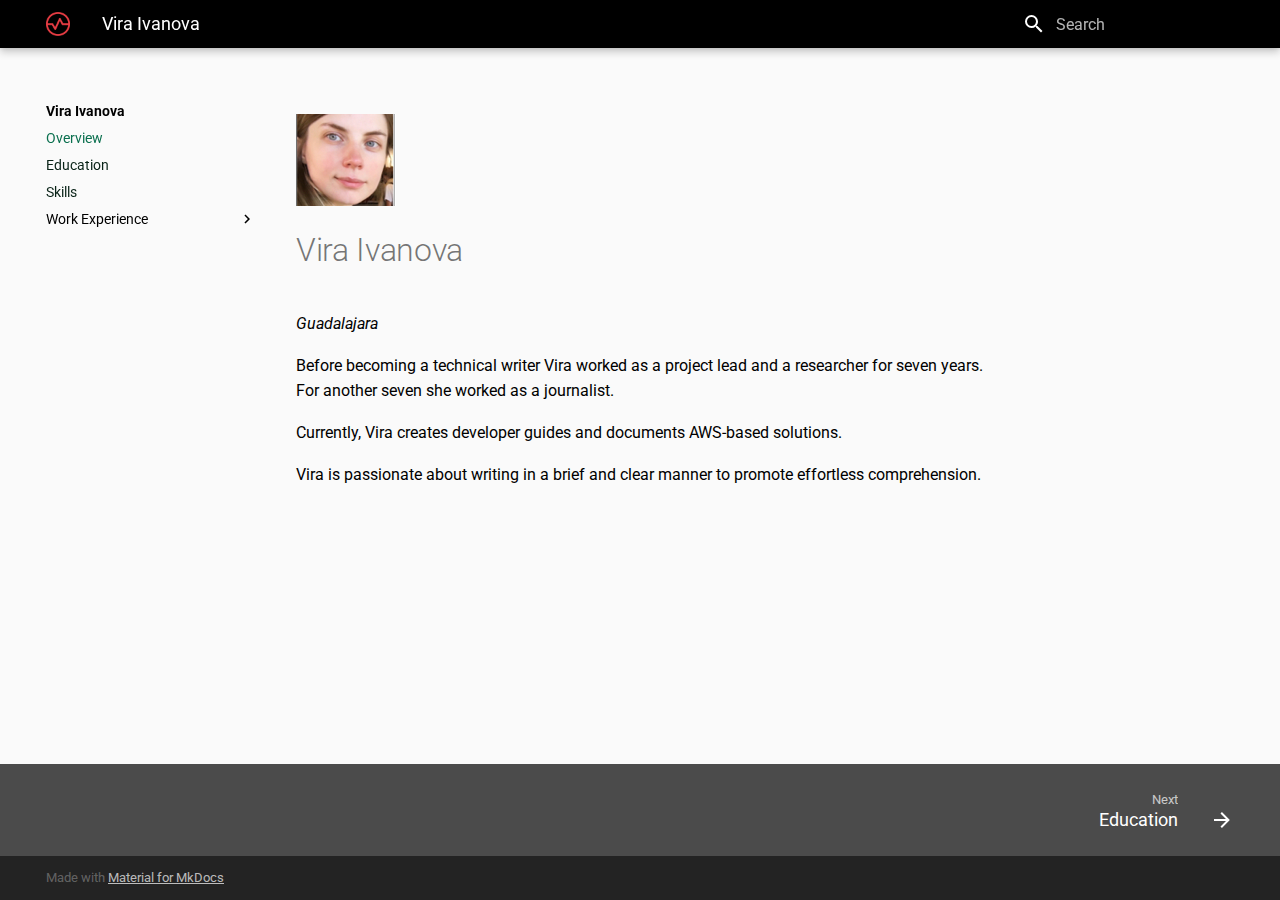
<file: docs/Vira_general/index.html>
<!doctype html>
<html lang="en" class="no-js">
  <head>
    
      <meta charset="utf-8">
      <meta name="viewport" content="width=device-width,initial-scale=1">
      
      
      
      
      <link rel="icon" href="../assets/images/favicon.png">
      <meta name="generator" content="mkdocs-1.1.2, mkdocs-material-7.0.6">
    
    
      
        <title>Overview - Vira Ivanova</title>
      
    
    
      <link rel="stylesheet" href="../assets/stylesheets/main.2c0c5eaf.min.css">
      
        
        <link rel="stylesheet" href="../assets/stylesheets/palette.7fa14f5b.min.css">
        
      
    
    
    
      
        
        <link rel="preconnect" href="https://fonts.gstatic.com" crossorigin>
        <link rel="stylesheet" href="https://fonts.googleapis.com/css?family=Roboto:300,400,400i,700%7CRoboto+Mono&display=fallback">
        <style>:root{--md-text-font-family:"Roboto";--md-code-font-family:"Roboto Mono"}</style>
      
    
    
    
      <link rel="stylesheet" href="../css/extra.css">
    
    
      
    
    
  </head>
  
  
    
    
    
    
    
    <body dir="ltr" data-md-color-scheme="" data-md-color-primary="none" data-md-color-accent="none">
      
  
    
    <input class="md-toggle" data-md-toggle="drawer" type="checkbox" id="__drawer" autocomplete="off">
    <input class="md-toggle" data-md-toggle="search" type="checkbox" id="__search" autocomplete="off">
    <label class="md-overlay" for="__drawer"></label>
    <div data-md-component="skip">
      
        
        <a href="#vira-ivanova" class="md-skip">
          Skip to content
        </a>
      
    </div>
    <div data-md-component="announce">
      
    </div>
    
      <header class="md-header" data-md-component="header">
  <nav class="md-header__inner md-grid" aria-label="Header">
    <a href=".." title="Vira Ivanova" class="md-header__button md-logo" aria-label="Vira Ivanova" data-md-component="logo">
      
  <img src="../images/wizeline_isotype.png" alt="logo">

    </a>
    <label class="md-header__button md-icon" for="__drawer">
      <svg xmlns="http://www.w3.org/2000/svg" viewBox="0 0 24 24"><path d="M3 6h18v2H3V6m0 5h18v2H3v-2m0 5h18v2H3v-2z"/></svg>
    </label>
    <div class="md-header__title" data-md-component="header-title">
      <div class="md-header__ellipsis">
        <div class="md-header__topic">
          <span class="md-ellipsis">
            Vira Ivanova
          </span>
        </div>
        <div class="md-header__topic" data-md-component="header-topic">
          <span class="md-ellipsis">
            
              Overview
            
          </span>
        </div>
      </div>
    </div>
    <div class="md-header__options">
      
    </div>
    
      <label class="md-header__button md-icon" for="__search">
        <svg xmlns="http://www.w3.org/2000/svg" viewBox="0 0 24 24"><path d="M9.5 3A6.5 6.5 0 0 1 16 9.5c0 1.61-.59 3.09-1.56 4.23l.27.27h.79l5 5-1.5 1.5-5-5v-.79l-.27-.27A6.516 6.516 0 0 1 9.5 16 6.5 6.5 0 0 1 3 9.5 6.5 6.5 0 0 1 9.5 3m0 2C7 5 5 7 5 9.5S7 14 9.5 14 14 12 14 9.5 12 5 9.5 5z"/></svg>
      </label>
      
<div class="md-search" data-md-component="search" role="dialog">
  <label class="md-search__overlay" for="__search"></label>
  <div class="md-search__inner" role="search">
    <form class="md-search__form" name="search">
      <input type="text" class="md-search__input" name="query" aria-label="Search" placeholder="Search" autocapitalize="off" autocorrect="off" autocomplete="off" spellcheck="false" data-md-component="search-query" data-md-state="active" required>
      <label class="md-search__icon md-icon" for="__search">
        <svg xmlns="http://www.w3.org/2000/svg" viewBox="0 0 24 24"><path d="M9.5 3A6.5 6.5 0 0 1 16 9.5c0 1.61-.59 3.09-1.56 4.23l.27.27h.79l5 5-1.5 1.5-5-5v-.79l-.27-.27A6.516 6.516 0 0 1 9.5 16 6.5 6.5 0 0 1 3 9.5 6.5 6.5 0 0 1 9.5 3m0 2C7 5 5 7 5 9.5S7 14 9.5 14 14 12 14 9.5 12 5 9.5 5z"/></svg>
        <svg xmlns="http://www.w3.org/2000/svg" viewBox="0 0 24 24"><path d="M20 11v2H8l5.5 5.5-1.42 1.42L4.16 12l7.92-7.92L13.5 5.5 8 11h12z"/></svg>
      </label>
      <button type="reset" class="md-search__icon md-icon" aria-label="Clear" tabindex="-1">
        <svg xmlns="http://www.w3.org/2000/svg" viewBox="0 0 24 24"><path d="M19 6.41L17.59 5 12 10.59 6.41 5 5 6.41 10.59 12 5 17.59 6.41 19 12 13.41 17.59 19 19 17.59 13.41 12 19 6.41z"/></svg>
      </button>
    </form>
    <div class="md-search__output">
      <div class="md-search__scrollwrap" data-md-scrollfix>
        <div class="md-search-result" data-md-component="search-result">
          <div class="md-search-result__meta">
            Initializing search
          </div>
          <ol class="md-search-result__list"></ol>
        </div>
      </div>
    </div>
  </div>
</div>
    
    
  </nav>
</header>
    
    <div class="md-container" data-md-component="container">
      
      
        
      
      <main class="md-main" data-md-component="main">
        <div class="md-main__inner md-grid">
          
            
              
              <div class="md-sidebar md-sidebar--primary" data-md-component="sidebar" data-md-type="navigation" >
                <div class="md-sidebar__scrollwrap">
                  <div class="md-sidebar__inner">
                    


<nav class="md-nav md-nav--primary" aria-label="Navigation" data-md-level="0">
  <label class="md-nav__title" for="__drawer">
    <a href=".." title="Vira Ivanova" class="md-nav__button md-logo" aria-label="Vira Ivanova" data-md-component="logo">
      
  <img src="../images/wizeline_isotype.png" alt="logo">

    </a>
    Vira Ivanova
  </label>
  
  <ul class="md-nav__list" data-md-scrollfix>
    
      
      
      

  
  
    
  
  
    <li class="md-nav__item md-nav__item--active">
      
      <input class="md-nav__toggle md-toggle" data-md-toggle="toc" type="checkbox" id="__toc">
      
        
      
      
      <a href="./" class="md-nav__link md-nav__link--active">
        Overview
      </a>
      
    </li>
  

    
      
      
      

  
  
  
    <li class="md-nav__item">
      <a href="../about/" class="md-nav__link">
        Education
      </a>
    </li>
  

    
      
      
      

  
  
  
    <li class="md-nav__item">
      <a href="../skills/" class="md-nav__link">
        Skills
      </a>
    </li>
  

    
      
      
      

  
  
  
    
    <li class="md-nav__item md-nav__item--nested">
      
      
        <input class="md-nav__toggle md-toggle" data-md-toggle="__nav_4" type="checkbox" id="__nav_4" >
      
      <label class="md-nav__link" for="__nav_4">
        Work Experience
        <span class="md-nav__icon md-icon"></span>
      </label>
      <nav class="md-nav" aria-label="Work Experience" data-md-level="1">
        <label class="md-nav__title" for="__nav_4">
          <span class="md-nav__icon md-icon"></span>
          Work Experience
        </label>
        <ul class="md-nav__list" data-md-scrollfix>
          
            
  
  
  
    <li class="md-nav__item">
      <a href="../work%20experience/" class="md-nav__link">
        Experience
      </a>
    </li>
  

          
            
  
  
  
    <li class="md-nav__item">
      <a href="../page-two/" class="md-nav__link">
        Selected Past Work
      </a>
    </li>
  

          
        </ul>
      </nav>
    </li>
  

    
  </ul>
</nav>
                  </div>
                </div>
              </div>
            
            
              
              <div class="md-sidebar md-sidebar--secondary" data-md-component="sidebar" data-md-type="toc" >
                <div class="md-sidebar__scrollwrap">
                  <div class="md-sidebar__inner">
                    
<nav class="md-nav md-nav--secondary" aria-label="Table of contents">
  
  
    
  
  
</nav>
                  </div>
                </div>
              </div>
            
          
          <div class="md-content" data-md-component="content">
            <article class="md-content__inner md-typeset">
              
                
                
                <p><img alt="Vira Ivanova" src="../images/vira_small.png" /></p>
<h1 id="vira-ivanova">Vira Ivanova</h1>
<p><em>Guadalajara</em></p>
<p>Before becoming a technical writer Vira worked as a project lead and a researcher for seven years. For another seven she worked as a journalist.</p>
<p>Currently, Vira creates developer guides and documents AWS-based solutions.</p>
<p>Vira is passionate about writing in a brief and clear manner to promote effortless comprehension.</p>
                
              
              
                


              
            </article>
          </div>
        </div>
      </main>
      
        
<footer class="md-footer">
  
    <nav class="md-footer__inner md-grid" aria-label="Footer">
      
      
        <a href="../about/" class="md-footer__link md-footer__link--next" rel="next">
          <div class="md-footer__title">
            <div class="md-ellipsis">
              <span class="md-footer__direction">
                Next
              </span>
              Education
            </div>
          </div>
          <div class="md-footer__button md-icon">
            <svg xmlns="http://www.w3.org/2000/svg" viewBox="0 0 24 24"><path d="M4 11v2h12l-5.5 5.5 1.42 1.42L19.84 12l-7.92-7.92L10.5 5.5 16 11H4z"/></svg>
          </div>
        </a>
      
    </nav>
  
  <div class="md-footer-meta md-typeset">
    <div class="md-footer-meta__inner md-grid">
      <div class="md-footer-copyright">
        
        Made with
        <a href="https://squidfunk.github.io/mkdocs-material/" target="_blank" rel="noopener">
          Material for MkDocs
        </a>
        
      </div>
      
    </div>
  </div>
</footer>
      
    </div>
    <div class="md-dialog" data-md-component="dialog">
      <div class="md-dialog__inner md-typeset"></div>
    </div>
    <script id="__config" type="application/json">{"base": "..", "features": [], "translations": {"clipboard.copy": "Copy to clipboard", "clipboard.copied": "Copied to clipboard", "search.config.lang": "en", "search.config.pipeline": "trimmer, stopWordFilter", "search.config.separator": "[\\s\\-]+", "search.placeholder": "Search", "search.result.placeholder": "Type to start searching", "search.result.none": "No matching documents", "search.result.one": "1 matching document", "search.result.other": "# matching documents", "search.result.more.one": "1 more on this page", "search.result.more.other": "# more on this page", "search.result.term.missing": "Missing"}, "search": "../assets/javascripts/workers/search.fb4a9340.min.js", "version": null}</script>
    
    
      <script src="../assets/javascripts/bundle.a1c7c35e.min.js"></script>
      
    
  </body>
</html>
</file>
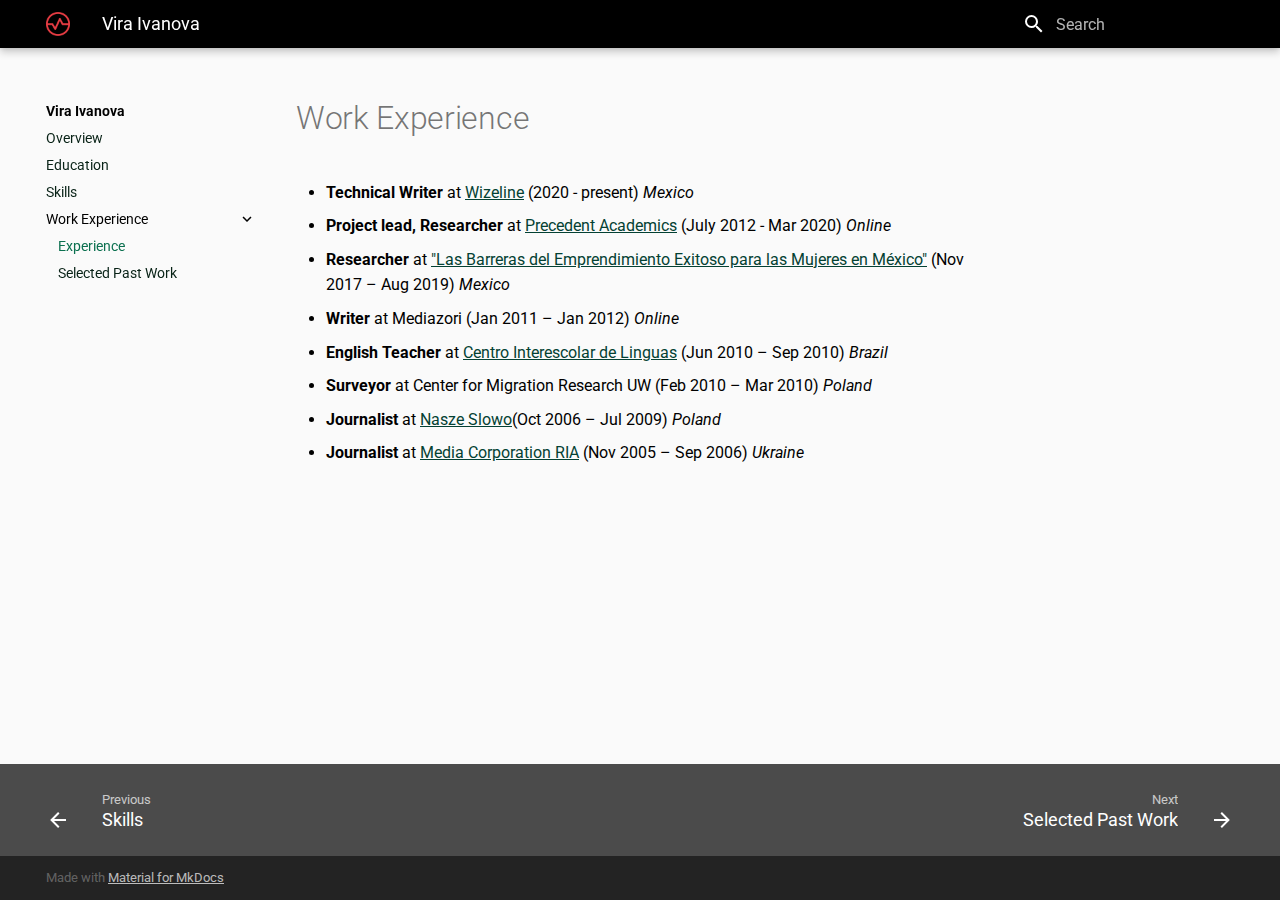
<file: docs/work experience/index.html>
<!doctype html>
<html lang="en" class="no-js">
  <head>
    
      <meta charset="utf-8">
      <meta name="viewport" content="width=device-width,initial-scale=1">
      
      
      
      
      <link rel="icon" href="../assets/images/favicon.png">
      <meta name="generator" content="mkdocs-1.1.2, mkdocs-material-7.0.6">
    
    
      
        <title>Experience - Vira Ivanova</title>
      
    
    
      <link rel="stylesheet" href="../assets/stylesheets/main.2c0c5eaf.min.css">
      
        
        <link rel="stylesheet" href="../assets/stylesheets/palette.7fa14f5b.min.css">
        
      
    
    
    
      
        
        <link rel="preconnect" href="https://fonts.gstatic.com" crossorigin>
        <link rel="stylesheet" href="https://fonts.googleapis.com/css?family=Roboto:300,400,400i,700%7CRoboto+Mono&display=fallback">
        <style>:root{--md-text-font-family:"Roboto";--md-code-font-family:"Roboto Mono"}</style>
      
    
    
    
      <link rel="stylesheet" href="../css/extra.css">
    
    
      
    
    
  </head>
  
  
    
    
    
    
    
    <body dir="ltr" data-md-color-scheme="" data-md-color-primary="none" data-md-color-accent="none">
      
  
    
    <input class="md-toggle" data-md-toggle="drawer" type="checkbox" id="__drawer" autocomplete="off">
    <input class="md-toggle" data-md-toggle="search" type="checkbox" id="__search" autocomplete="off">
    <label class="md-overlay" for="__drawer"></label>
    <div data-md-component="skip">
      
        
        <a href="#work-experience" class="md-skip">
          Skip to content
        </a>
      
    </div>
    <div data-md-component="announce">
      
    </div>
    
      <header class="md-header" data-md-component="header">
  <nav class="md-header__inner md-grid" aria-label="Header">
    <a href=".." title="Vira Ivanova" class="md-header__button md-logo" aria-label="Vira Ivanova" data-md-component="logo">
      
  <img src="../images/wizeline_isotype.png" alt="logo">

    </a>
    <label class="md-header__button md-icon" for="__drawer">
      <svg xmlns="http://www.w3.org/2000/svg" viewBox="0 0 24 24"><path d="M3 6h18v2H3V6m0 5h18v2H3v-2m0 5h18v2H3v-2z"/></svg>
    </label>
    <div class="md-header__title" data-md-component="header-title">
      <div class="md-header__ellipsis">
        <div class="md-header__topic">
          <span class="md-ellipsis">
            Vira Ivanova
          </span>
        </div>
        <div class="md-header__topic" data-md-component="header-topic">
          <span class="md-ellipsis">
            
              Experience
            
          </span>
        </div>
      </div>
    </div>
    <div class="md-header__options">
      
    </div>
    
      <label class="md-header__button md-icon" for="__search">
        <svg xmlns="http://www.w3.org/2000/svg" viewBox="0 0 24 24"><path d="M9.5 3A6.5 6.5 0 0 1 16 9.5c0 1.61-.59 3.09-1.56 4.23l.27.27h.79l5 5-1.5 1.5-5-5v-.79l-.27-.27A6.516 6.516 0 0 1 9.5 16 6.5 6.5 0 0 1 3 9.5 6.5 6.5 0 0 1 9.5 3m0 2C7 5 5 7 5 9.5S7 14 9.5 14 14 12 14 9.5 12 5 9.5 5z"/></svg>
      </label>
      
<div class="md-search" data-md-component="search" role="dialog">
  <label class="md-search__overlay" for="__search"></label>
  <div class="md-search__inner" role="search">
    <form class="md-search__form" name="search">
      <input type="text" class="md-search__input" name="query" aria-label="Search" placeholder="Search" autocapitalize="off" autocorrect="off" autocomplete="off" spellcheck="false" data-md-component="search-query" data-md-state="active" required>
      <label class="md-search__icon md-icon" for="__search">
        <svg xmlns="http://www.w3.org/2000/svg" viewBox="0 0 24 24"><path d="M9.5 3A6.5 6.5 0 0 1 16 9.5c0 1.61-.59 3.09-1.56 4.23l.27.27h.79l5 5-1.5 1.5-5-5v-.79l-.27-.27A6.516 6.516 0 0 1 9.5 16 6.5 6.5 0 0 1 3 9.5 6.5 6.5 0 0 1 9.5 3m0 2C7 5 5 7 5 9.5S7 14 9.5 14 14 12 14 9.5 12 5 9.5 5z"/></svg>
        <svg xmlns="http://www.w3.org/2000/svg" viewBox="0 0 24 24"><path d="M20 11v2H8l5.5 5.5-1.42 1.42L4.16 12l7.92-7.92L13.5 5.5 8 11h12z"/></svg>
      </label>
      <button type="reset" class="md-search__icon md-icon" aria-label="Clear" tabindex="-1">
        <svg xmlns="http://www.w3.org/2000/svg" viewBox="0 0 24 24"><path d="M19 6.41L17.59 5 12 10.59 6.41 5 5 6.41 10.59 12 5 17.59 6.41 19 12 13.41 17.59 19 19 17.59 13.41 12 19 6.41z"/></svg>
      </button>
    </form>
    <div class="md-search__output">
      <div class="md-search__scrollwrap" data-md-scrollfix>
        <div class="md-search-result" data-md-component="search-result">
          <div class="md-search-result__meta">
            Initializing search
          </div>
          <ol class="md-search-result__list"></ol>
        </div>
      </div>
    </div>
  </div>
</div>
    
    
  </nav>
</header>
    
    <div class="md-container" data-md-component="container">
      
      
        
      
      <main class="md-main" data-md-component="main">
        <div class="md-main__inner md-grid">
          
            
              
              <div class="md-sidebar md-sidebar--primary" data-md-component="sidebar" data-md-type="navigation" >
                <div class="md-sidebar__scrollwrap">
                  <div class="md-sidebar__inner">
                    


<nav class="md-nav md-nav--primary" aria-label="Navigation" data-md-level="0">
  <label class="md-nav__title" for="__drawer">
    <a href=".." title="Vira Ivanova" class="md-nav__button md-logo" aria-label="Vira Ivanova" data-md-component="logo">
      
  <img src="../images/wizeline_isotype.png" alt="logo">

    </a>
    Vira Ivanova
  </label>
  
  <ul class="md-nav__list" data-md-scrollfix>
    
      
      
      

  
  
  
    <li class="md-nav__item">
      <a href="../Vira_general/" class="md-nav__link">
        Overview
      </a>
    </li>
  

    
      
      
      

  
  
  
    <li class="md-nav__item">
      <a href="../about/" class="md-nav__link">
        Education
      </a>
    </li>
  

    
      
      
      

  
  
  
    <li class="md-nav__item">
      <a href="../skills/" class="md-nav__link">
        Skills
      </a>
    </li>
  

    
      
      
      

  
  
    
  
  
    
    <li class="md-nav__item md-nav__item--active md-nav__item--nested">
      
      
        <input class="md-nav__toggle md-toggle" data-md-toggle="__nav_4" type="checkbox" id="__nav_4" checked>
      
      <label class="md-nav__link" for="__nav_4">
        Work Experience
        <span class="md-nav__icon md-icon"></span>
      </label>
      <nav class="md-nav" aria-label="Work Experience" data-md-level="1">
        <label class="md-nav__title" for="__nav_4">
          <span class="md-nav__icon md-icon"></span>
          Work Experience
        </label>
        <ul class="md-nav__list" data-md-scrollfix>
          
            
  
  
    
  
  
    <li class="md-nav__item md-nav__item--active">
      
      <input class="md-nav__toggle md-toggle" data-md-toggle="toc" type="checkbox" id="__toc">
      
        
      
      
      <a href="./" class="md-nav__link md-nav__link--active">
        Experience
      </a>
      
    </li>
  

          
            
  
  
  
    <li class="md-nav__item">
      <a href="../page-two/" class="md-nav__link">
        Selected Past Work
      </a>
    </li>
  

          
        </ul>
      </nav>
    </li>
  

    
  </ul>
</nav>
                  </div>
                </div>
              </div>
            
            
              
              <div class="md-sidebar md-sidebar--secondary" data-md-component="sidebar" data-md-type="toc" >
                <div class="md-sidebar__scrollwrap">
                  <div class="md-sidebar__inner">
                    
<nav class="md-nav md-nav--secondary" aria-label="Table of contents">
  
  
    
  
  
</nav>
                  </div>
                </div>
              </div>
            
          
          <div class="md-content" data-md-component="content">
            <article class="md-content__inner md-typeset">
              
                
                
                <h1 id="work-experience">Work Experience</h1>
<ul>
<li><strong>Technical Writer</strong> at <a href="https://www.wizeline.com/">Wizeline</a> (2020 - present) <em>Mexico</em></li>
<li>
<p><strong>Project lead, Researcher</strong> at <a href="http://precac.com/">Precedent Academics</a>
    (July 2012 - Mar 2020) <em>Online</em></p>
</li>
<li>
<p><strong>Researcher</strong> at <a href="https://www.facebook.com/pg/barrerasmujeresenelemprendimiento/posts/?ref=page_internal">"Las Barreras del Emprendimiento Exitoso para las Mujeres en México"</a> (Nov 2017 – Aug 2019) <em>Mexico</em></p>
</li>
<li>
<p><strong>Writer</strong> at Mediazori  (Jan 2011 – Jan 2012) <em>Online</em></p>
</li>
<li>
<p><strong>English Teacher</strong> at <a href="http://www.educacao.df.gov.br/centro-interescolar-de-lingua-cil/">Centro Interescolar de Linguas</a> (Jun 2010 – Sep 2010) <em>Brazil</em></p>
</li>
<li>
<p><strong>Surveyor</strong> at Center for Migration Research UW (Feb 2010 – Mar 2010) <em>Poland</em></p>
</li>
<li>
<p><strong>Journalist</strong> at <a href="https://nasze-slowo.pl/">Nasze Slowo</a>(Oct 2006 – Jul 2009) <em>Poland</em></p>
</li>
<li>
<p><strong>Journalist</strong> at <a href="https://te.20minut.ua/">Media Corporation RIA</a> (Nov 2005 – Sep 2006) <em>Ukraine</em></p>
</li>
</ul>
                
              
              
                


              
            </article>
          </div>
        </div>
      </main>
      
        
<footer class="md-footer">
  
    <nav class="md-footer__inner md-grid" aria-label="Footer">
      
        <a href="../skills/" class="md-footer__link md-footer__link--prev" rel="prev">
          <div class="md-footer__button md-icon">
            <svg xmlns="http://www.w3.org/2000/svg" viewBox="0 0 24 24"><path d="M20 11v2H8l5.5 5.5-1.42 1.42L4.16 12l7.92-7.92L13.5 5.5 8 11h12z"/></svg>
          </div>
          <div class="md-footer__title">
            <div class="md-ellipsis">
              <span class="md-footer__direction">
                Previous
              </span>
              Skills
            </div>
          </div>
        </a>
      
      
        <a href="../page-two/" class="md-footer__link md-footer__link--next" rel="next">
          <div class="md-footer__title">
            <div class="md-ellipsis">
              <span class="md-footer__direction">
                Next
              </span>
              Selected Past Work
            </div>
          </div>
          <div class="md-footer__button md-icon">
            <svg xmlns="http://www.w3.org/2000/svg" viewBox="0 0 24 24"><path d="M4 11v2h12l-5.5 5.5 1.42 1.42L19.84 12l-7.92-7.92L10.5 5.5 16 11H4z"/></svg>
          </div>
        </a>
      
    </nav>
  
  <div class="md-footer-meta md-typeset">
    <div class="md-footer-meta__inner md-grid">
      <div class="md-footer-copyright">
        
        Made with
        <a href="https://squidfunk.github.io/mkdocs-material/" target="_blank" rel="noopener">
          Material for MkDocs
        </a>
        
      </div>
      
    </div>
  </div>
</footer>
      
    </div>
    <div class="md-dialog" data-md-component="dialog">
      <div class="md-dialog__inner md-typeset"></div>
    </div>
    <script id="__config" type="application/json">{"base": "..", "features": [], "translations": {"clipboard.copy": "Copy to clipboard", "clipboard.copied": "Copied to clipboard", "search.config.lang": "en", "search.config.pipeline": "trimmer, stopWordFilter", "search.config.separator": "[\\s\\-]+", "search.placeholder": "Search", "search.result.placeholder": "Type to start searching", "search.result.none": "No matching documents", "search.result.one": "1 matching document", "search.result.other": "# matching documents", "search.result.more.one": "1 more on this page", "search.result.more.other": "# more on this page", "search.result.term.missing": "Missing"}, "search": "../assets/javascripts/workers/search.fb4a9340.min.js", "version": null}</script>
    
    
      <script src="../assets/javascripts/bundle.a1c7c35e.min.js"></script>
      
    
  </body>
</html>
</file>
<file: docs/css/extra.css>
/* Material Theme */

/* Fonts to use on the site */
:root {
    --md-text-font-family: "Roboto";
    --md-code-font-family: "Roboto Mono";
}

/* Main Header */
.md-header {
    color: rgb(4, 61, 56);
    background-color:black;
}

/* Main background*/
.md-main {
    background-color: rgb(250, 250, 250);
}

/* Headings  h1 */
.md-typeset h1 {
 color: rgba(0, 0, 0, 0.54);
 font-weight: 300;
/* font-family: Arial, Helvetica, sans-serif;
*/}
/* Headings  h2 */
.md-typeset h2 {
    color: rgba(0, 0, 0, 0.87);
/*    font-size: x-large;
    font-weight: 400;
    font-family: Cambria, Cochin, Georgia, Times, 'Times New Roman', serif;
*/   }

/* Paragraph */
p {
    color: rgb(0, 0, 0);
}

/* Unsorted list */
ul {
    color: rgb(0, 0, 0);
}

/* Sorted list */
ol {
    color: rgb(0, 0, 0);
}

/* Links 
The four links states are:

a:link - a normal, unvisited link
a:visited - a link the user has visited
a:hover - a link when the user mouses over it
a:active - a link the moment it is clicked */

.md-typeset a {
    color: rgb(4, 65, 51);
    text-decoration:underline;
}

.md-typeset a:hover {
    color: rgb(5, 70, 39);
    cursor: pointer;
}

/* Heading of the left menu */
.md-header-nav__button. md-logo {
    alt: "Lights";
    style: "width:500%";
}

/* Logo of the left menu */
.md-nav--primary .md-nav__title {
    color: rgb(0, 0, 0);
    
    /*font-size: medium;
    font-weight: bold;*/
}

/* Active element of the left menu */
.md-nav__item md-nav__link--active {
    color:rgb(0, 0, 0);
}
/* Active element of the left menu - Second option */
:root {
    --md-primary-fg-color: rgb(11, 112, 79);
}

/* Element of the left menu */
.md-nav__link {
    color:rgb(8, 34, 22);
}

/* Background of the menus*/
.md-sidebar__scrollwrap {
    background-color: rgba(4, 70, 64, 0);
}

/* Footer */
.md-footer {
    background-color: rgb(75, 75, 75);
}

/* Below Footer */
.md-footer-meta.md-typeset {
    background-color: rgba(0, 0, 0, 0.534);
}
/* Next and Previous labels */
.md-footer__direction {
    color: white;
}
/* Name of the following and previous pages */
.md-ellipsis {
    color: white;
}






/* readthedocs theme */
.wy-side-nav-search {
    background-color: black;
}

.wy-side-nav-search>a {
    color: rgb(19, 206, 168);
}

/* mkdocs theme*/

.bs-sidebar .nav .nav > li > a {
    color:rgb(3, 43, 37);
}
</file>
<file: docs/assets/stylesheets/main.2c0c5eaf.min.css>
@charset "UTF-8";html{box-sizing:border-box;-webkit-text-size-adjust:none;-moz-text-size-adjust:none;-ms-text-size-adjust:none;text-size-adjust:none}*,:after,:before{box-sizing:inherit}body{margin:0}a,button,input,label{-webkit-tap-highlight-color:transparent}a{color:inherit;text-decoration:none}hr{display:block;box-sizing:initial;height:.05rem;padding:0;overflow:visible;border:0}small{font-size:80%}sub,sup{line-height:1em}img{border-style:none}table{border-collapse:initial;border-spacing:0}td,th{font-weight:400;vertical-align:top}button{margin:0;padding:0;font-size:inherit;background:transparent;border:0}input{border:0;outline:none}:root{--md-default-fg-color:rgba(0,0,0,0.87);--md-default-fg-color--light:rgba(0,0,0,0.54);--md-default-fg-color--lighter:rgba(0,0,0,0.32);--md-default-fg-color--lightest:rgba(0,0,0,0.07);--md-default-bg-color:#fff;--md-default-bg-color--light:hsla(0,0%,100%,0.7);--md-default-bg-color--lighter:hsla(0,0%,100%,0.3);--md-default-bg-color--lightest:hsla(0,0%,100%,0.12);--md-primary-fg-color:#4051b5;--md-primary-fg-color--light:#5d6cc0;--md-primary-fg-color--dark:#303fa1;--md-primary-bg-color:#fff;--md-primary-bg-color--light:hsla(0,0%,100%,0.7);--md-accent-fg-color:#526cfe;--md-accent-fg-color--transparent:rgba(83,108,254,0.1);--md-accent-bg-color:#fff;--md-accent-bg-color--light:hsla(0,0%,100%,0.7)}:root>*{--md-code-fg-color:#36464e;--md-code-bg-color:#f5f5f5;--md-code-hl-color:rgba(255,255,0,0.5);--md-code-hl-number-color:#d52a2a;--md-code-hl-special-color:#db1457;--md-code-hl-function-color:#a846b9;--md-code-hl-constant-color:#6e59d9;--md-code-hl-keyword-color:#3f6ec6;--md-code-hl-string-color:#1c7d4d;--md-code-hl-name-color:var(--md-code-fg-color);--md-code-hl-operator-color:var(--md-default-fg-color--light);--md-code-hl-punctuation-color:var(--md-default-fg-color--light);--md-code-hl-comment-color:var(--md-default-fg-color--light);--md-code-hl-generic-color:var(--md-default-fg-color--light);--md-code-hl-variable-color:var(--md-default-fg-color--light);--md-typeset-color:var(--md-default-fg-color);--md-typeset-a-color:var(--md-primary-fg-color);--md-typeset-mark-color:rgba(255,255,0,0.5);--md-typeset-del-color:rgba(245,80,61,0.15);--md-typeset-ins-color:rgba(11,213,112,0.15);--md-typeset-kbd-color:#fafafa;--md-typeset-kbd-accent-color:#fff;--md-typeset-kbd-border-color:#b8b8b8;--md-admonition-fg-color:var(--md-default-fg-color);--md-admonition-bg-color:var(--md-default-bg-color);--md-footer-fg-color:#fff;--md-footer-fg-color--light:hsla(0,0%,100%,0.7);--md-footer-fg-color--lighter:hsla(0,0%,100%,0.3);--md-footer-bg-color:rgba(0,0,0,0.87);--md-footer-bg-color--dark:rgba(0,0,0,0.32)}.md-icon svg{display:block;width:1.2rem;height:1.2rem;fill:currentColor}body{-webkit-font-smoothing:antialiased;-moz-osx-font-smoothing:grayscale}body,input{font-feature-settings:"kern","liga";font-family:var(--md-text-font-family,_),-apple-system,BlinkMacSystemFont,Helvetica,Arial,sans-serif}body,code,input,kbd,pre{color:var(--md-typeset-color)}code,kbd,pre{font-feature-settings:"kern";font-family:var(--md-code-font-family,_),SFMono-Regular,Consolas,Menlo,monospace}:root{--md-typeset-table--ascending:url("data:image/svg+xml;charset=utf-8,<svg xmlns='http://www.w3.org/2000/svg' viewBox='0 0 24 24'><path d='M11 4h2v12l5.5-5.5 1.42 1.42L12 19.84l-7.92-7.92L5.5 10.5 11 16V4z'/></svg>");--md-typeset-table--descending:url("data:image/svg+xml;charset=utf-8,<svg xmlns='http://www.w3.org/2000/svg' viewBox='0 0 24 24'><path d='M13 20h-2V8l-5.5 5.5-1.42-1.42L12 4.16l7.92 7.92-1.42 1.42L13 8v12z'/></svg>")}.md-typeset{font-size:.8rem;line-height:1.6;-webkit-print-color-adjust:exact;color-adjust:exact}@media print{.md-typeset{font-size:.68rem}}.md-typeset blockquote,.md-typeset dl,.md-typeset figure,.md-typeset ol,.md-typeset pre,.md-typeset ul{display:flow-root;margin:1em 0}.md-typeset h1{margin:0 0 1.25em;color:var(--md-default-fg-color--light);font-size:2em;line-height:1.3}.md-typeset h1,.md-typeset h2{font-weight:300;letter-spacing:-.01em}.md-typeset h2{margin:1.6em 0 .64em;font-size:1.5625em;line-height:1.4}.md-typeset h3{margin:1.6em 0 .8em;font-weight:400;font-size:1.25em;line-height:1.5;letter-spacing:-.01em}.md-typeset h2+h3{margin-top:.8em}.md-typeset h4{margin:1em 0;font-weight:700;letter-spacing:-.01em}.md-typeset h5,.md-typeset h6{margin:1.25em 0;color:var(--md-default-fg-color--light);font-weight:700;font-size:.8em;letter-spacing:-.01em}.md-typeset h5{text-transform:uppercase}.md-typeset hr{display:flow-root;margin:1.5em 0;border-bottom:.05rem solid var(--md-default-fg-color--lightest)}.md-typeset a{color:var(--md-typeset-a-color);word-break:break-word}.md-typeset a,.md-typeset a:before{transition:color 125ms}.md-typeset a:focus,.md-typeset a:hover{color:var(--md-accent-fg-color)}.md-typeset code,.md-typeset kbd,.md-typeset pre{color:var(--md-code-fg-color);direction:ltr}@media print{.md-typeset code,.md-typeset kbd,.md-typeset pre{white-space:pre-wrap}}.md-typeset code{padding:0 .2941176471em;font-size:.85em;word-break:break-word;background-color:var(--md-code-bg-color);border-radius:.1rem;-webkit-box-decoration-break:clone;box-decoration-break:clone}.md-typeset code:not(.focus-visible){outline:none;-webkit-tap-highlight-color:transparent}.md-typeset h1 code,.md-typeset h2 code,.md-typeset h3 code,.md-typeset h4 code,.md-typeset h5 code,.md-typeset h6 code{margin:initial;padding:initial;background-color:initial;box-shadow:none}.md-typeset a code{color:currentColor}.md-typeset pre{position:relative;line-height:1.4}.md-typeset pre>code{display:block;margin:0;padding:.7720588235em 1.1764705882em;overflow:auto;word-break:normal;box-shadow:none;-webkit-box-decoration-break:slice;box-decoration-break:slice;touch-action:auto;scrollbar-width:thin;scrollbar-color:var(--md-default-fg-color--lighter) transparent}.md-typeset pre>code:hover{scrollbar-color:var(--md-accent-fg-color) transparent}.md-typeset pre>code::-webkit-scrollbar{width:.2rem;height:.2rem}.md-typeset pre>code::-webkit-scrollbar-thumb{background-color:var(--md-default-fg-color--lighter)}.md-typeset pre>code::-webkit-scrollbar-thumb:hover{background-color:var(--md-accent-fg-color)}@media screen and (max-width:44.9375em){.md-typeset>pre{margin:1em -.8rem}.md-typeset>pre code{border-radius:0}}.md-typeset kbd{display:inline-block;padding:0 .6666666667em;color:var(--md-default-fg-color);font-size:.75em;vertical-align:text-top;word-break:break-word;background-color:var(--md-typeset-kbd-color);border-radius:.1rem;box-shadow:0 .1rem 0 .05rem var(--md-typeset-kbd-border-color),0 .1rem 0 var(--md-typeset-kbd-border-color),0 -.1rem .2rem var(--md-typeset-kbd-accent-color) inset}.md-typeset mark{color:inherit;word-break:break-word;background-color:var(--md-typeset-mark-color);-webkit-box-decoration-break:clone;box-decoration-break:clone}.md-typeset abbr{text-decoration:none;border-bottom:.05rem dotted var(--md-default-fg-color--light);cursor:help}@media (hover:none){.md-typeset abbr{position:relative}.md-typeset abbr[title]:focus:after,.md-typeset abbr[title]:hover:after{box-shadow:0 2px 2px 0 rgba(0,0,0,.14),0 1px 5px 0 rgba(0,0,0,.12),0 3px 1px -2px rgba(0,0,0,.2);position:absolute;left:0;display:inline-block;width:auto;min-width:-webkit-max-content;min-width:-moz-max-content;min-width:max-content;max-width:80%;margin-top:2em;padding:.2rem .3rem;color:var(--md-default-bg-color);font-size:.7rem;background-color:var(--md-default-fg-color);border-radius:.1rem;content:attr(title)}}.md-typeset small{opacity:.75}.md-typeset sub,.md-typeset sup{margin-left:.078125em}[dir=rtl] .md-typeset sub,[dir=rtl] .md-typeset sup{margin-right:.078125em;margin-left:0}.md-typeset blockquote{padding-left:.6rem;color:var(--md-default-fg-color--light);border-left:.2rem solid var(--md-default-fg-color--lighter)}[dir=rtl] .md-typeset blockquote{padding-right:.6rem;padding-left:0;border-right:.2rem solid var(--md-default-fg-color--lighter);border-left:initial}.md-typeset ul{list-style-type:disc}.md-typeset ol,.md-typeset ul{margin-left:.625em;padding:0}[dir=rtl] .md-typeset ol,[dir=rtl] .md-typeset ul{margin-right:.625em;margin-left:0}.md-typeset ol ol,.md-typeset ul ol{list-style-type:lower-alpha}.md-typeset ol ol ol,.md-typeset ul ol ol{list-style-type:lower-roman}.md-typeset ol li,.md-typeset ul li{margin-bottom:.5em;margin-left:1.25em}[dir=rtl] .md-typeset ol li,[dir=rtl] .md-typeset ul li{margin-right:1.25em;margin-left:0}.md-typeset ol li blockquote,.md-typeset ol li p,.md-typeset ul li blockquote,.md-typeset ul li p{margin:.5em 0}.md-typeset ol li:last-child,.md-typeset ul li:last-child{margin-bottom:0}.md-typeset ol li ol,.md-typeset ol li ul,.md-typeset ul li ol,.md-typeset ul li ul{margin:.5em 0 .5em .625em}[dir=rtl] .md-typeset ol li ol,[dir=rtl] .md-typeset ol li ul,[dir=rtl] .md-typeset ul li ol,[dir=rtl] .md-typeset ul li ul{margin-right:.625em;margin-left:0}.md-typeset dd{margin:1em 0 1.5em 1.875em}[dir=rtl] .md-typeset dd{margin-right:1.875em;margin-left:0}.md-typeset img,.md-typeset svg{max-width:100%;height:auto}.md-typeset img[align=left],.md-typeset svg[align=left]{margin:1em 1em 1em 0}.md-typeset img[align=right],.md-typeset svg[align=right]{margin:1em 0 1em 1em}.md-typeset img[align]:only-child,.md-typeset svg[align]:only-child{margin-top:0}.md-typeset figure{width:-webkit-fit-content;width:-moz-fit-content;width:fit-content;max-width:100%;margin:0 auto;text-align:center}.md-typeset figure img{display:block}.md-typeset figcaption{max-width:24rem;margin:1em auto 2em;font-style:italic}.md-typeset iframe{max-width:100%}.md-typeset table:not([class]){display:inline-block;max-width:100%;overflow:auto;font-size:.64rem;background-color:var(--md-default-bg-color);border-radius:.1rem;box-shadow:0 .2rem .5rem rgba(0,0,0,.05),0 0 .05rem rgba(0,0,0,.1);touch-action:auto}@media print{.md-typeset table:not([class]){display:table}}.md-typeset table:not([class])+*{margin-top:1.5em}.md-typeset table:not([class]) td>:first-child,.md-typeset table:not([class]) th>:first-child{margin-top:0}.md-typeset table:not([class]) td>:last-child,.md-typeset table:not([class]) th>:last-child{margin-bottom:0}.md-typeset table:not([class]) td:not([align]),.md-typeset table:not([class]) th:not([align]){text-align:left}[dir=rtl] .md-typeset table:not([class]) td:not([align]),[dir=rtl] .md-typeset table:not([class]) th:not([align]){text-align:right}.md-typeset table:not([class]) th{min-width:5rem;padding:.9375em 1.25em;color:var(--md-default-bg-color);vertical-align:top;background-color:var(--md-default-fg-color--light)}.md-typeset table:not([class]) th a{color:inherit}.md-typeset table:not([class]) td{padding:.9375em 1.25em;vertical-align:top;border-top:.05rem solid var(--md-default-fg-color--lightest)}.md-typeset table:not([class]) tr{transition:background-color 125ms}.md-typeset table:not([class]) tr:hover{background-color:rgba(0,0,0,.035);box-shadow:0 .05rem 0 var(--md-default-bg-color) inset}.md-typeset table:not([class]) tr:first-child td{border-top:0}.md-typeset table:not([class]) a{word-break:normal}.md-typeset table th[role=columnheader]{cursor:pointer}.md-typeset table th[role=columnheader]:after{display:inline-block;width:1.2em;height:1.2em;margin-left:.5em;vertical-align:sub;-webkit-mask-repeat:no-repeat;mask-repeat:no-repeat;-webkit-mask-size:contain;mask-size:contain;content:""}.md-typeset table th[role=columnheader][aria-sort=ascending]:after{background-color:currentColor;-webkit-mask-image:var(--md-typeset-table--ascending);mask-image:var(--md-typeset-table--ascending)}.md-typeset table th[role=columnheader][aria-sort=descending]:after{background-color:currentColor;-webkit-mask-image:var(--md-typeset-table--descending);mask-image:var(--md-typeset-table--descending)}.md-typeset__scrollwrap{margin:1em -.8rem;overflow-x:auto;touch-action:auto}.md-typeset__table{display:inline-block;margin-bottom:.5em;padding:0 .8rem}@media print{.md-typeset__table{display:block}}html .md-typeset__table table{display:table;width:100%;margin:0;overflow:hidden}html{height:100%;overflow-x:hidden;font-size:125%}@media screen and (min-width:100em){html{font-size:137.5%}}@media screen and (min-width:125em){html{font-size:150%}}body{position:relative;display:flex;flex-direction:column;width:100%;min-height:100%;font-size:.5rem;background-color:var(--md-default-bg-color)}@media print{body{display:block}}@media screen and (max-width:59.9375em){body[data-md-state=lock]{position:fixed}}.md-grid{max-width:61rem;margin-right:auto;margin-left:auto}.md-container{display:flex;flex-direction:column;flex-grow:1}@media print{.md-container{display:block}}.md-main{flex-grow:1}.md-main__inner{display:flex;height:100%;margin-top:1.5rem}.md-ellipsis{overflow:hidden;white-space:nowrap;text-overflow:ellipsis}.md-toggle{display:none}.md-skip{position:fixed;z-index:-1;margin:.5rem;padding:.3rem .5rem;color:var(--md-default-bg-color);font-size:.64rem;background-color:var(--md-default-fg-color);border-radius:.1rem;transform:translateY(.4rem);opacity:0}.md-skip:focus{z-index:10;transform:translateY(0);opacity:1;transition:transform .25s cubic-bezier(.4,0,.2,1),opacity 175ms 75ms}@page{margin:25mm}.md-announce{overflow:auto;background-color:var(--md-footer-bg-color)}@media print{.md-announce{display:none}}.md-announce__inner{margin:.6rem auto;padding:0 .8rem;color:var(--md-footer-fg-color);font-size:.7rem}:root{--md-clipboard-icon:url("data:image/svg+xml;charset=utf-8,<svg xmlns='http://www.w3.org/2000/svg' viewBox='0 0 24 24'><path d='M19 21H8V7h11m0-2H8a2 2 0 0 0-2 2v14a2 2 0 0 0 2 2h11a2 2 0 0 0 2-2V7a2 2 0 0 0-2-2m-3-4H4a2 2 0 0 0-2 2v14h2V3h12V1z'/></svg>")}.md-clipboard{position:absolute;top:.5em;right:.5em;z-index:1;width:1.5em;height:1.5em;color:var(--md-default-fg-color--lightest);border-radius:.1rem;cursor:pointer;transition:color .25s}@media print{.md-clipboard{display:none}}.md-clipboard:not(.focus-visible){outline:none;-webkit-tap-highlight-color:transparent}:hover>.md-clipboard{color:var(--md-default-fg-color--light)}.md-clipboard:focus,.md-clipboard:hover{color:var(--md-accent-fg-color)}.md-clipboard:after{display:block;width:1.125em;height:1.125em;margin:0 auto;background-color:currentColor;-webkit-mask-image:var(--md-clipboard-icon);mask-image:var(--md-clipboard-icon);-webkit-mask-repeat:no-repeat;mask-repeat:no-repeat;-webkit-mask-size:contain;mask-size:contain;content:""}.md-clipboard--inline{cursor:pointer}.md-clipboard--inline code{transition:color .25s,background-color .25s}.md-clipboard--inline:focus code,.md-clipboard--inline:hover code{color:var(--md-accent-fg-color);background-color:var(--md-accent-fg-color--transparent)}.md-content{flex-grow:1;overflow:hidden;scroll-padding-top:51.2rem}.md-content__inner{margin:0 .8rem 1.2rem;padding-top:.6rem}@media screen and (min-width:76.25em){.md-sidebar--primary:not([hidden])~.md-content>.md-content__inner{margin-left:1.2rem}[dir=rtl] .md-sidebar--primary:not([hidden])~.md-content>.md-content__inner{margin-right:1.2rem;margin-left:.8rem}.md-sidebar--secondary:not([hidden])~.md-content>.md-content__inner{margin-right:1.2rem}[dir=rtl] .md-sidebar--secondary:not([hidden])~.md-content>.md-content__inner{margin-right:.8rem;margin-left:1.2rem}}.md-content__inner:before{display:block;height:.4rem;content:""}.md-content__inner>:last-child{margin-bottom:0}.md-content__button{float:right;margin:.4rem 0 .4rem .4rem;padding:0}@media print{.md-content__button{display:none}}[dir=rtl] .md-content__button{float:left;margin-right:.4rem;margin-left:0}[dir=rtl] .md-content__button svg{transform:scaleX(-1)}.md-typeset .md-content__button{color:var(--md-default-fg-color--lighter)}.md-content__button svg{display:inline;vertical-align:top}.md-dialog{box-shadow:0 2px 2px 0 rgba(0,0,0,.14),0 1px 5px 0 rgba(0,0,0,.12),0 3px 1px -2px rgba(0,0,0,.2);position:fixed;right:.8rem;bottom:.8rem;left:auto;z-index:2;min-width:11.1rem;padding:.4rem .6rem;background-color:var(--md-default-fg-color);border-radius:.1rem;transform:translateY(100%);opacity:0;transition:transform 0ms .4s,opacity .4s;pointer-events:none}@media print{.md-dialog{display:none}}[dir=rtl] .md-dialog{right:auto;left:.8rem}.md-dialog[data-md-state=open]{transform:translateY(0);opacity:1;transition:transform .4s cubic-bezier(.075,.85,.175,1),opacity .4s;pointer-events:auto}.md-dialog__inner{color:var(--md-default-bg-color);font-size:.7rem}.md-typeset .md-button{display:inline-block;padding:.625em 2em;color:var(--md-primary-fg-color);font-weight:700;border:.1rem solid;border-radius:.1rem;transition:color 125ms,background-color 125ms,border-color 125ms}.md-typeset .md-button--primary{color:var(--md-primary-bg-color);background-color:var(--md-primary-fg-color);border-color:var(--md-primary-fg-color)}.md-typeset .md-button:focus,.md-typeset .md-button:hover{color:var(--md-accent-bg-color);background-color:var(--md-accent-fg-color);border-color:var(--md-accent-fg-color)}.md-typeset .md-input{height:1.8rem;padding:0 .6rem;font-size:.8rem;border-radius:.1rem;box-shadow:0 .2rem .5rem rgba(0,0,0,.1),0 .025rem .05rem rgba(0,0,0,.1);transition:box-shadow .25s}.md-typeset .md-input:focus,.md-typeset .md-input:hover{box-shadow:0 .4rem 1rem rgba(0,0,0,.15),0 .025rem .05rem rgba(0,0,0,.15)}.md-typeset .md-input--stretch{width:100%}.md-header{position:-webkit-sticky;position:sticky;top:0;right:0;left:0;z-index:2;color:var(--md-primary-bg-color);background-color:var(--md-primary-fg-color);box-shadow:0 0 .2rem transparent,0 .2rem .4rem transparent;transition:color .25s,background-color .25s}@media print{.md-header{display:none}}.md-header[data-md-state=shadow]{box-shadow:0 0 .2rem rgba(0,0,0,.1),0 .2rem .4rem rgba(0,0,0,.2);transition:transform .25s cubic-bezier(.1,.7,.1,1),color .25s,background-color .25s,box-shadow .25s}.md-header[data-md-state=hidden]{transform:translateY(-100%);transition:transform .25s cubic-bezier(.8,0,.6,1),color .25s,background-color .25s,box-shadow .25s}.md-header__inner{display:flex;align-items:center;padding:0 .2rem}.md-header__button{position:relative;z-index:1;display:inline-block;margin:.2rem;padding:.4rem;color:currentColor;vertical-align:middle;cursor:pointer;transition:opacity .25s}.md-header__button:focus,.md-header__button:hover{opacity:.7}.md-header__button:not(.focus-visible){outline:none}.md-header__button.md-logo{margin:.2rem;padding:.4rem}@media screen and (max-width:76.1875em){.md-header__button.md-logo{display:none}}.md-header__button.md-logo img,.md-header__button.md-logo svg{display:block;width:1.2rem;height:1.2rem;fill:currentColor}@media screen and (min-width:60em){.md-header__button[for=__search]{display:none}}.no-js .md-header__button[for=__search]{display:none}[dir=rtl] .md-header__button[for=__search] svg{transform:scaleX(-1)}@media screen and (min-width:76.25em){.md-header__button[for=__drawer]{display:none}}.md-header__topic{position:absolute;display:flex;max-width:100%;transition:transform .4s cubic-bezier(.1,.7,.1,1),opacity .15s}.md-header__topic+.md-header__topic{z-index:-1;transform:translateX(1.25rem);opacity:0;transition:transform .4s cubic-bezier(1,.7,.1,.1),opacity .15s;pointer-events:none}[dir=rtl] .md-header__topic+.md-header__topic{transform:translateX(-1.25rem)}.md-header__title{flex-grow:1;height:2.4rem;margin-right:.4rem;margin-left:1rem;font-size:.9rem;line-height:2.4rem}.md-header__title[data-md-state=active] .md-header__topic{z-index:-1;transform:translateX(-1.25rem);opacity:0;transition:transform .4s cubic-bezier(1,.7,.1,.1),opacity .15s;pointer-events:none}[dir=rtl] .md-header__title[data-md-state=active] .md-header__topic{transform:translateX(1.25rem)}.md-header__title[data-md-state=active] .md-header__topic+.md-header__topic{z-index:0;transform:translateX(0);opacity:1;transition:transform .4s cubic-bezier(.1,.7,.1,1),opacity .15s;pointer-events:auto}.md-header__title>.md-header__ellipsis{position:relative;width:100%;height:100%}.md-header__options{display:flex;flex-shrink:0;max-width:100%;white-space:nowrap;transition:max-width 0ms .25s,opacity .25s .25s}.md-header__options>[data-md-state=hidden]{display:none}[data-md-toggle=search]:checked~.md-header .md-header__options{max-width:0;opacity:0;transition:max-width 0ms,opacity 0ms}.md-header__source{display:none}@media screen and (min-width:60em){.md-header__source{display:block;width:11.7rem;max-width:11.7rem;margin-left:1rem}[dir=rtl] .md-header__source{margin-right:1rem;margin-left:0}}@media screen and (min-width:76.25em){.md-header__source{margin-left:1.4rem}[dir=rtl] .md-header__source{margin-right:1.4rem}}.md-footer{color:var(--md-footer-fg-color);background-color:var(--md-footer-bg-color)}@media print{.md-footer{display:none}}.md-footer__inner{padding:.2rem;overflow:auto}.md-footer__link{display:flex;padding-top:1.4rem;padding-bottom:.4rem;transition:opacity .25s}@media screen and (min-width:45em){.md-footer__link{width:50%}}.md-footer__link:focus,.md-footer__link:hover{opacity:.7}.md-footer__link--prev{float:left}@media screen and (max-width:44.9375em){.md-footer__link--prev{width:25%}.md-footer__link--prev .md-footer__title{display:none}}[dir=rtl] .md-footer__link--prev{float:right}[dir=rtl] .md-footer__link--prev svg{transform:scaleX(-1)}.md-footer__link--next{float:right;text-align:right}@media screen and (max-width:44.9375em){.md-footer__link--next{width:75%}}[dir=rtl] .md-footer__link--next{float:left;text-align:left}[dir=rtl] .md-footer__link--next svg{transform:scaleX(-1)}.md-footer__title{position:relative;flex-grow:1;max-width:calc(100% - 2.4rem);padding:0 1rem;font-size:.9rem;line-height:2.4rem}.md-footer__button{margin:.2rem;padding:.4rem}.md-footer__direction{position:absolute;right:0;left:0;margin-top:-1rem;padding:0 1rem;font-size:.64rem;opacity:.7}.md-footer-meta{background-color:var(--md-footer-bg-color--dark)}.md-footer-meta__inner{display:flex;flex-wrap:wrap;justify-content:space-between;padding:.2rem}html .md-footer-meta.md-typeset a{color:var(--md-footer-fg-color--light)}html .md-footer-meta.md-typeset a:focus,html .md-footer-meta.md-typeset a:hover{color:var(--md-footer-fg-color)}.md-footer-copyright{width:100%;margin:auto .6rem;padding:.4rem 0;color:var(--md-footer-fg-color--lighter);font-size:.64rem}@media screen and (min-width:45em){.md-footer-copyright{width:auto}}.md-footer-copyright__highlight{color:var(--md-footer-fg-color--light)}.md-footer-social{margin:0 .4rem;padding:.2rem 0 .6rem}@media screen and (min-width:45em){.md-footer-social{padding:.6rem 0}}.md-footer-social__link{display:inline-block;width:1.6rem;height:1.6rem;text-align:center}.md-footer-social__link:before{line-height:1.9}.md-footer-social__link svg{max-height:.8rem;vertical-align:-25%;fill:currentColor}:root{--md-nav-icon--prev:url("data:image/svg+xml;charset=utf-8,<svg xmlns='http://www.w3.org/2000/svg' viewBox='0 0 24 24'><path d='M20 11v2H8l5.5 5.5-1.42 1.42L4.16 12l7.92-7.92L13.5 5.5 8 11h12z'/></svg>");--md-nav-icon--next:url("data:image/svg+xml;charset=utf-8,<svg xmlns='http://www.w3.org/2000/svg' viewBox='0 0 24 24'><path d='M8.59 16.58L13.17 12 8.59 7.41 10 6l6 6-6 6-1.41-1.42z'/></svg>");--md-toc-icon:url("data:image/svg+xml;charset=utf-8,<svg xmlns='http://www.w3.org/2000/svg' viewBox='0 0 24 24'><path d='M3 9h14V7H3v2m0 4h14v-2H3v2m0 4h14v-2H3v2m16 0h2v-2h-2v2m0-10v2h2V7h-2m0 6h2v-2h-2v2z'/></svg>")}.md-nav{font-size:.7rem;line-height:1.3}.md-nav__title{display:block;padding:0 .6rem;overflow:hidden;font-weight:700;text-overflow:ellipsis}.md-nav__title .md-nav__button{display:none}.md-nav__title .md-nav__button img{width:auto;height:100%}.md-nav__title .md-nav__button.md-logo img,.md-nav__title .md-nav__button.md-logo svg{display:block;width:2.4rem;height:2.4rem;fill:currentColor}.md-nav__list{margin:0;padding:0;list-style:none}.md-nav__item{padding:0 .6rem}.md-nav__item .md-nav__item{padding-right:0}[dir=rtl] .md-nav__item .md-nav__item{padding-right:.6rem;padding-left:0}.md-nav__link{display:block;margin-top:.625em;overflow:hidden;text-overflow:ellipsis;cursor:pointer;transition:color 125ms;scroll-snap-align:start}.md-nav__link[data-md-state=blur]{color:var(--md-default-fg-color--light)}.md-nav__item .md-nav__link--active{color:var(--md-typeset-a-color)}.md-nav__item--nested>.md-nav__link{color:inherit}.md-nav__link:focus,.md-nav__link:hover{color:var(--md-accent-fg-color)}.md-nav--primary .md-nav__link[for=__toc]{display:none}.md-nav--primary .md-nav__link[for=__toc] .md-icon:after{display:block;width:100%;height:100%;-webkit-mask-image:var(--md-toc-icon);mask-image:var(--md-toc-icon);background-color:currentColor}.md-nav--primary .md-nav__link[for=__toc]~.md-nav,.md-nav__source{display:none}@media screen and (max-width:76.1875em){.md-nav--primary,.md-nav--primary .md-nav{position:absolute;top:0;right:0;left:0;z-index:1;display:flex;flex-direction:column;height:100%;background-color:var(--md-default-bg-color)}.md-nav--primary .md-nav__item,.md-nav--primary .md-nav__title{font-size:.8rem;line-height:1.5}.md-nav--primary .md-nav__title{position:relative;height:5.6rem;padding:3rem .8rem .2rem;color:var(--md-default-fg-color--light);font-weight:400;line-height:2.4rem;white-space:nowrap;background-color:var(--md-default-fg-color--lightest);cursor:pointer}.md-nav--primary .md-nav__title .md-nav__icon{position:absolute;top:.4rem;left:.4rem;display:block;width:1.2rem;height:1.2rem;margin:.2rem}[dir=rtl] .md-nav--primary .md-nav__title .md-nav__icon{right:.4rem;left:auto}.md-nav--primary .md-nav__title .md-nav__icon:after{display:block;width:100%;height:100%;background-color:currentColor;-webkit-mask-image:var(--md-nav-icon--prev);mask-image:var(--md-nav-icon--prev);-webkit-mask-repeat:no-repeat;mask-repeat:no-repeat;-webkit-mask-size:contain;mask-size:contain;content:""}.md-nav--primary .md-nav__title~.md-nav__list{overflow-y:auto;background-color:var(--md-default-bg-color);box-shadow:0 .05rem 0 var(--md-default-fg-color--lightest) inset;-webkit-scroll-snap-type:y mandatory;-ms-scroll-snap-type:y mandatory;scroll-snap-type:y mandatory;touch-action:pan-y}.md-nav--primary .md-nav__title~.md-nav__list>:first-child{border-top:0}.md-nav--primary .md-nav__title[for=__drawer]{color:var(--md-primary-bg-color);background-color:var(--md-primary-fg-color)}.md-nav--primary .md-nav__title .md-logo{position:absolute;top:.2rem;left:.2rem;display:block;margin:.2rem;padding:.4rem}[dir=rtl] .md-nav--primary .md-nav__title .md-logo{right:.2rem;left:auto}.md-nav--primary .md-nav__list{flex:1}.md-nav--primary .md-nav__item{padding:0;border-top:.05rem solid var(--md-default-fg-color--lightest)}.md-nav--primary .md-nav__item--nested>.md-nav__link{padding-right:2.4rem}[dir=rtl] .md-nav--primary .md-nav__item--nested>.md-nav__link{padding-right:.8rem;padding-left:2.4rem}.md-nav--primary .md-nav__item--active>.md-nav__link{color:var(--md-typeset-a-color)}.md-nav--primary .md-nav__item--active>.md-nav__link:focus,.md-nav--primary .md-nav__item--active>.md-nav__link:hover{color:var(--md-accent-fg-color)}.md-nav--primary .md-nav__link{position:relative;margin-top:0;padding:.6rem .8rem}.md-nav--primary .md-nav__link .md-nav__icon{position:absolute;top:50%;right:.6rem;width:1.2rem;height:1.2rem;margin-top:-.6rem;color:inherit;font-size:1.2rem}[dir=rtl] .md-nav--primary .md-nav__link .md-nav__icon{right:auto;left:.6rem}.md-nav--primary .md-nav__link .md-nav__icon:after{display:block;width:100%;height:100%;background-color:currentColor;-webkit-mask-image:var(--md-nav-icon--next);mask-image:var(--md-nav-icon--next);-webkit-mask-repeat:no-repeat;mask-repeat:no-repeat;-webkit-mask-size:contain;mask-size:contain;content:""}[dir=rtl] .md-nav--primary .md-nav__icon:after{transform:scale(-1)}.md-nav--primary .md-nav--secondary .md-nav__link{position:static}.md-nav--primary .md-nav--secondary .md-nav{position:static;background-color:initial}.md-nav--primary .md-nav--secondary .md-nav .md-nav__link{padding-left:1.4rem}[dir=rtl] .md-nav--primary .md-nav--secondary .md-nav .md-nav__link{padding-right:1.4rem;padding-left:0}.md-nav--primary .md-nav--secondary .md-nav .md-nav .md-nav__link{padding-left:2rem}[dir=rtl] .md-nav--primary .md-nav--secondary .md-nav .md-nav .md-nav__link{padding-right:2rem;padding-left:0}.md-nav--primary .md-nav--secondary .md-nav .md-nav .md-nav .md-nav__link{padding-left:2.6rem}[dir=rtl] .md-nav--primary .md-nav--secondary .md-nav .md-nav .md-nav .md-nav__link{padding-right:2.6rem;padding-left:0}.md-nav--primary .md-nav--secondary .md-nav .md-nav .md-nav .md-nav .md-nav__link{padding-left:3.2rem}[dir=rtl] .md-nav--primary .md-nav--secondary .md-nav .md-nav .md-nav .md-nav .md-nav__link{padding-right:3.2rem;padding-left:0}.md-nav--secondary{background-color:initial}.md-nav__toggle~.md-nav{display:flex;transform:translateX(100%);opacity:0;transition:transform .25s cubic-bezier(.8,0,.6,1),opacity 125ms 50ms}[dir=rtl] .md-nav__toggle~.md-nav{transform:translateX(-100%)}.md-nav__toggle:checked~.md-nav{transform:translateX(0);opacity:1;transition:transform .25s cubic-bezier(.4,0,.2,1),opacity 125ms 125ms}.md-nav__toggle:checked~.md-nav>.md-nav__list{-webkit-backface-visibility:hidden;backface-visibility:hidden}}@media screen and (max-width:59.9375em){.md-nav--primary .md-nav__link[for=__toc]{display:block;padding-right:2.4rem}[dir=rtl] .md-nav--primary .md-nav__link[for=__toc]{padding-right:.8rem;padding-left:2.4rem}.md-nav--primary .md-nav__link[for=__toc] .md-icon:after{content:""}.md-nav--primary .md-nav__link[for=__toc]+.md-nav__link{display:none}.md-nav--primary .md-nav__link[for=__toc]~.md-nav{display:flex}.md-nav__source{display:block;padding:0 .2rem;color:var(--md-primary-bg-color);background-color:var(--md-primary-fg-color--dark)}}@media screen and (min-width:60em) and (max-width:76.1875em){.md-nav--integrated .md-nav__link[for=__toc]{display:block;padding-right:2.4rem;scroll-snap-align:none}[dir=rtl] .md-nav--integrated .md-nav__link[for=__toc]{padding-right:.8rem;padding-left:2.4rem}.md-nav--integrated .md-nav__link[for=__toc] .md-icon:after{content:""}.md-nav--integrated .md-nav__link[for=__toc]+.md-nav__link{display:none}.md-nav--integrated .md-nav__link[for=__toc]~.md-nav{display:flex}}@media screen and (min-width:60em){.md-nav--secondary .md-nav__title[for=__toc]{scroll-snap-align:start}.md-nav--secondary .md-nav__title .md-nav__icon{display:none}}@media screen and (min-width:76.25em){.md-nav{transition:max-height .25s cubic-bezier(.86,0,.07,1)}.md-nav--primary .md-nav__title[for=__drawer]{scroll-snap-align:start}.md-nav--primary .md-nav__title .md-nav__icon,.md-nav__toggle~.md-nav{display:none}.md-nav__toggle:checked~.md-nav,.md-nav__toggle:indeterminate~.md-nav{display:block}.md-nav__item--nested>.md-nav>.md-nav__title{display:none}.md-nav__item--section{display:block;margin:1.25em 0}.md-nav__item--section:last-child{margin-bottom:0}.md-nav__item--section>.md-nav__link{display:none}.md-nav__item--section>.md-nav{display:block}.md-nav__item--section>.md-nav>.md-nav__title{display:block;padding:0;pointer-events:none;scroll-snap-align:start}.md-nav__item--section>.md-nav>.md-nav__list>.md-nav__item{padding:0}.md-nav__icon{float:right;width:.9rem;height:.9rem;transition:transform .25s}[dir=rtl] .md-nav__icon{float:left;transform:rotate(180deg)}.md-nav__icon:after{display:inline-block;width:100%;height:100%;vertical-align:-.1rem;background-color:currentColor;-webkit-mask-image:var(--md-nav-icon--next);mask-image:var(--md-nav-icon--next);-webkit-mask-repeat:no-repeat;mask-repeat:no-repeat;-webkit-mask-size:contain;mask-size:contain;content:""}.md-nav__item--nested .md-nav__toggle:checked~.md-nav__link .md-nav__icon,.md-nav__item--nested .md-nav__toggle:indeterminate~.md-nav__link .md-nav__icon{transform:rotate(90deg)}.md-nav--lifted>.md-nav__list>.md-nav__item,.md-nav--lifted>.md-nav__list>.md-nav__item--nested,.md-nav--lifted>.md-nav__title{display:none}.md-nav--lifted>.md-nav__list>.md-nav__item--active{display:block;padding:0}.md-nav--lifted>.md-nav__list>.md-nav__item--active>.md-nav__link{display:none}.md-nav--lifted>.md-nav__list>.md-nav__item--active>.md-nav>.md-nav__title{display:block;padding:0 .6rem;pointer-events:none;scroll-snap-align:start}.md-nav--lifted>.md-nav__list>.md-nav__item>.md-nav__item{padding-right:.6rem}.md-nav--lifted .md-nav[data-md-level="1"]{display:block}.md-nav--integrated .md-nav__link[for=__toc]~.md-nav{display:block;margin-bottom:1.25em;border-left:.05rem solid var(--md-primary-fg-color)}.md-nav--integrated .md-nav__link[for=__toc]~.md-nav>.md-nav__title{display:none}}:root{--md-search-result-icon:url("data:image/svg+xml;charset=utf-8,<svg xmlns='http://www.w3.org/2000/svg' viewBox='0 0 24 24'><path d='M14 2H6a2 2 0 0 0-2 2v16a2 2 0 0 0 2 2h7c-.41-.25-.8-.56-1.14-.9-.33-.33-.61-.7-.86-1.1H6V4h7v5h5v1.18c.71.16 1.39.43 2 .82V8l-6-6m6.31 16.9c1.33-2.11.69-4.9-1.4-6.22-2.11-1.33-4.91-.68-6.22 1.4-1.34 2.11-.69 4.89 1.4 6.22 1.46.93 3.32.93 4.79.02L22 23.39 23.39 22l-3.08-3.1m-3.81.1a2.5 2.5 0 0 1-2.5-2.5 2.5 2.5 0 0 1 2.5-2.5 2.5 2.5 0 0 1 2.5 2.5 2.5 2.5 0 0 1-2.5 2.5z'/></svg>")}.md-search{position:relative}@media screen and (min-width:60em){.md-search{padding:.2rem 0}}.no-js .md-search{display:none}.md-search__overlay{z-index:1;opacity:0}@media screen and (max-width:59.9375em){.md-search__overlay{position:absolute;top:.2rem;left:-2.2rem;width:2rem;height:2rem;overflow:hidden;background-color:var(--md-default-bg-color);border-radius:1rem;transform-origin:center;transition:transform .3s .1s,opacity .2s .2s;pointer-events:none}[dir=rtl] .md-search__overlay{right:-2.2rem;left:auto}[data-md-toggle=search]:checked~.md-header .md-search__overlay{opacity:1;transition:transform .4s,opacity .1s}}@media screen and (min-width:60em){.md-search__overlay{position:fixed;top:0;left:0;width:0;height:0;background-color:rgba(0,0,0,.54);cursor:pointer;transition:width 0ms .25s,height 0ms .25s,opacity .25s}[dir=rtl] .md-search__overlay{right:0;left:auto}[data-md-toggle=search]:checked~.md-header .md-search__overlay{width:100%;height:200vh;opacity:1;transition:width 0ms,height 0ms,opacity .25s}}@media screen and (max-width:29.9375em){[data-md-toggle=search]:checked~.md-header .md-search__overlay{transform:scale(45)}}@media screen and (min-width:30em) and (max-width:44.9375em){[data-md-toggle=search]:checked~.md-header .md-search__overlay{transform:scale(60)}}@media screen and (min-width:45em) and (max-width:59.9375em){[data-md-toggle=search]:checked~.md-header .md-search__overlay{transform:scale(75)}}.md-search__inner{-webkit-backface-visibility:hidden;backface-visibility:hidden}@media screen and (max-width:59.9375em){.md-search__inner{position:fixed;top:0;left:100%;z-index:2;width:100%;height:100%;transform:translateX(5%);opacity:0;transition:right 0ms .3s,left 0ms .3s,transform .15s cubic-bezier(.4,0,.2,1) .15s,opacity .15s .15s}[data-md-toggle=search]:checked~.md-header .md-search__inner{left:0;transform:translateX(0);opacity:1;transition:right 0ms 0ms,left 0ms 0ms,transform .15s cubic-bezier(.1,.7,.1,1) .15s,opacity .15s .15s}[dir=rtl] [data-md-toggle=search]:checked~.md-header .md-search__inner{right:0;left:auto}html [dir=rtl] .md-search__inner{right:100%;left:auto;transform:translateX(-5%)}}@media screen and (min-width:60em){.md-search__inner{position:relative;float:right;width:11.7rem;padding:.1rem 0;transition:width .25s cubic-bezier(.1,.7,.1,1)}[dir=rtl] .md-search__inner{float:left}}@media screen and (min-width:60em) and (max-width:76.1875em){[data-md-toggle=search]:checked~.md-header .md-search__inner{width:23.4rem}}@media screen and (min-width:76.25em){[data-md-toggle=search]:checked~.md-header .md-search__inner{width:34.4rem}}.md-search__form{position:relative}@media screen and (min-width:60em){.md-search__form{border-radius:.1rem}}.md-search__input{position:relative;z-index:2;padding:0 2.2rem 0 3.6rem;text-overflow:ellipsis;background-color:var(--md-default-bg-color);box-shadow:0 0 .6rem transparent;transition:color .25s,background-color .25s,box-shadow .25s}[dir=rtl] .md-search__input{padding:0 3.6rem 0 2.2rem}.md-search__input::-webkit-input-placeholder{-webkit-transition:color .25s;transition:color .25s}.md-search__input::-moz-placeholder{-moz-transition:color .25s;transition:color .25s}.md-search__input::-ms-input-placeholder{-ms-transition:color .25s;transition:color .25s}.md-search__input::placeholder{transition:color .25s}.md-search__input::-webkit-input-placeholder{color:var(--md-default-fg-color--light)}.md-search__input::-moz-placeholder{color:var(--md-default-fg-color--light)}.md-search__input::-ms-input-placeholder{color:var(--md-default-fg-color--light)}.md-search__input::placeholder,.md-search__input~.md-search__icon{color:var(--md-default-fg-color--light)}.md-search__input::-ms-clear{display:none}[data-md-toggle=search]:checked~.md-header .md-search__input{box-shadow:0 0 .6rem rgba(0,0,0,.07)}@media screen and (max-width:59.9375em){.md-search__input{width:100%;height:2.4rem;font-size:.9rem}}@media screen and (min-width:60em){.md-search__input{width:100%;height:1.8rem;padding-left:2.2rem;color:inherit;font-size:.8rem;background-color:rgba(0,0,0,.26);border-radius:.1rem}[dir=rtl] .md-search__input{padding-right:2.2rem}.md-search__input+.md-search__icon{color:var(--md-primary-bg-color)}.md-search__input::-webkit-input-placeholder{color:var(--md-primary-bg-color--light)}.md-search__input::-moz-placeholder{color:var(--md-primary-bg-color--light)}.md-search__input::-ms-input-placeholder{color:var(--md-primary-bg-color--light)}.md-search__input::placeholder{color:var(--md-primary-bg-color--light)}.md-search__input:hover{background-color:hsla(0,0%,100%,.12)}[data-md-toggle=search]:checked~.md-header .md-search__input{color:var(--md-default-fg-color);text-overflow:clip;background-color:var(--md-default-bg-color);border-radius:.1rem .1rem 0 0}[data-md-toggle=search]:checked~.md-header .md-search__input::-webkit-input-placeholder{color:var(--md-default-fg-color--light)}[data-md-toggle=search]:checked~.md-header .md-search__input::-moz-placeholder{color:var(--md-default-fg-color--light)}[data-md-toggle=search]:checked~.md-header .md-search__input::-ms-input-placeholder{color:var(--md-default-fg-color--light)}[data-md-toggle=search]:checked~.md-header .md-search__input+.md-search__icon,[data-md-toggle=search]:checked~.md-header .md-search__input::placeholder{color:var(--md-default-fg-color--light)}}.md-search__icon{position:absolute;z-index:2;width:1.2rem;height:1.2rem;cursor:pointer;transition:color .25s,opacity .25s}.md-search__icon:hover{opacity:.7}.md-search__icon[for=__search]{top:.3rem;left:.5rem}[dir=rtl] .md-search__icon[for=__search]{right:.5rem;left:auto}[dir=rtl] .md-search__icon[for=__search] svg{transform:scaleX(-1)}@media screen and (max-width:59.9375em){.md-search__icon[for=__search]{top:.6rem;left:.8rem}[dir=rtl] .md-search__icon[for=__search]{right:.8rem;left:auto}.md-search__icon[for=__search] svg:first-child{display:none}}@media screen and (min-width:60em){.md-search__icon[for=__search]{pointer-events:none}.md-search__icon[for=__search] svg:last-child{display:none}}.md-search__icon[type=reset]{top:.3rem;right:.5rem;transform:scale(.75);opacity:0;transition:transform .15s cubic-bezier(.1,.7,.1,1),opacity .15s;pointer-events:none}[dir=rtl] .md-search__icon[type=reset]{right:auto;left:.5rem}@media screen and (max-width:59.9375em){.md-search__icon[type=reset]{top:.6rem;right:.8rem}[dir=rtl] .md-search__icon[type=reset]{right:auto;left:.8rem}}[data-md-toggle=search]:checked~.md-header .md-search__input:valid~.md-search__icon[type=reset]{transform:scale(1);opacity:1;pointer-events:auto}[data-md-toggle=search]:checked~.md-header .md-search__input:valid~.md-search__icon[type=reset]:hover{opacity:.7}.md-search__output{position:absolute;z-index:1;width:100%;overflow:hidden;border-radius:0 0 .1rem .1rem}@media screen and (max-width:59.9375em){.md-search__output{top:2.4rem;bottom:0}}@media screen and (min-width:60em){.md-search__output{top:1.9rem;opacity:0;transition:opacity .4s}[data-md-toggle=search]:checked~.md-header .md-search__output{box-shadow:0 6px 10px 0 rgba(0,0,0,.14),0 1px 18px 0 rgba(0,0,0,.12),0 3px 5px -1px rgba(0,0,0,.4);opacity:1}}.md-search__scrollwrap{height:100%;overflow-y:auto;background-color:var(--md-default-bg-color);-webkit-backface-visibility:hidden;backface-visibility:hidden;touch-action:pan-y}@media (-webkit-max-device-pixel-ratio:1), (max-resolution:1dppx){.md-search__scrollwrap{transform:translateZ(0)}}@media screen and (min-width:60em) and (max-width:76.1875em){.md-search__scrollwrap{width:23.4rem}}@media screen and (min-width:76.25em){.md-search__scrollwrap{width:34.4rem}}@media screen and (min-width:60em){.md-search__scrollwrap{max-height:0;scrollbar-width:thin;scrollbar-color:var(--md-default-fg-color--lighter) transparent}[data-md-toggle=search]:checked~.md-header .md-search__scrollwrap{max-height:75vh}.md-search__scrollwrap:hover{scrollbar-color:var(--md-accent-fg-color) transparent}.md-search__scrollwrap::-webkit-scrollbar{width:.2rem;height:.2rem}.md-search__scrollwrap::-webkit-scrollbar-thumb{background-color:var(--md-default-fg-color--lighter)}.md-search__scrollwrap::-webkit-scrollbar-thumb:hover{background-color:var(--md-accent-fg-color)}}.md-search-result{color:var(--md-default-fg-color);word-break:break-word}.md-search-result__meta{padding:0 .8rem;color:var(--md-default-fg-color--light);font-size:.64rem;line-height:1.8rem;background-color:var(--md-default-fg-color--lightest);scroll-snap-align:start}@media screen and (min-width:60em){.md-search-result__meta{padding-left:2.2rem}[dir=rtl] .md-search-result__meta{padding-right:2.2rem;padding-left:0}}.md-search-result__list{margin:0;padding:0;list-style:none}.md-search-result__item{box-shadow:0 -.05rem 0 var(--md-default-fg-color--lightest)}.md-search-result__item:first-child{box-shadow:none}.md-search-result__link{display:block;outline:none;transition:background-color .25s;scroll-snap-align:start}.md-search-result__link:focus,.md-search-result__link:hover{background-color:var(--md-accent-fg-color--transparent)}.md-search-result__link:last-child p:last-child{margin-bottom:.6rem}.md-search-result__more summary{display:block;padding:.75em .8rem;color:var(--md-typeset-a-color);font-size:.64rem;outline:0;cursor:pointer;transition:color .25s,background-color .25s;scroll-snap-align:start}@media screen and (min-width:60em){.md-search-result__more summary{padding-left:2.2rem}[dir=rtl] .md-search-result__more summary{padding-right:2.2rem;padding-left:.8rem}}.md-search-result__more summary:focus,.md-search-result__more summary:hover{color:var(--md-accent-fg-color);background-color:var(--md-accent-fg-color--transparent)}.md-search-result__more summary::-webkit-details-marker,.md-search-result__more summary::marker{display:none}.md-search-result__more summary~*>*{opacity:.65}.md-search-result__article{position:relative;padding:0 .8rem;overflow:hidden}@media screen and (min-width:60em){.md-search-result__article{padding-left:2.2rem}[dir=rtl] .md-search-result__article{padding-right:2.2rem;padding-left:.8rem}}.md-search-result__article--document .md-search-result__title{margin:.55rem 0;font-weight:400;font-size:.8rem;line-height:1.4}.md-search-result__icon{position:absolute;left:0;width:1.2rem;height:1.2rem;margin:.5rem;color:var(--md-default-fg-color--light)}@media screen and (max-width:59.9375em){.md-search-result__icon{display:none}}.md-search-result__icon:after{display:inline-block;width:100%;height:100%;background-color:currentColor;-webkit-mask-image:var(--md-search-result-icon);mask-image:var(--md-search-result-icon);-webkit-mask-repeat:no-repeat;mask-repeat:no-repeat;-webkit-mask-size:contain;mask-size:contain;content:""}[dir=rtl] .md-search-result__icon{right:0;left:auto}[dir=rtl] .md-search-result__icon:after{transform:scaleX(-1)}.md-search-result__title{margin:.5em 0;font-weight:700;font-size:.64rem;line-height:1.6}.md-search-result__teaser{display:-webkit-box;max-height:2rem;margin:.5em 0;overflow:hidden;color:var(--md-default-fg-color--light);font-size:.64rem;line-height:1.6;text-overflow:ellipsis;-webkit-box-orient:vertical;-webkit-line-clamp:2}@media screen and (max-width:44.9375em){.md-search-result__teaser{max-height:3rem;-webkit-line-clamp:3}}@media screen and (min-width:60em) and (max-width:76.1875em){.md-search-result__teaser{max-height:3rem;-webkit-line-clamp:3}}.md-search-result__teaser mark{text-decoration:underline;background-color:initial}.md-search-result__terms{margin:.5em 0;font-size:.64rem;font-style:italic}.md-search-result mark{color:var(--md-accent-fg-color);background-color:initial}.md-select{position:relative;z-index:1}.md-select__inner{position:absolute;top:calc(100% - .2rem);left:50%;max-height:0;margin-top:.2rem;color:var(--md-default-fg-color);background-color:var(--md-default-bg-color);border-radius:.1rem;box-shadow:0 .2rem .5rem rgba(0,0,0,.1),0 0 .05rem rgba(0,0,0,.25);transform:translate3d(-50%,.3rem,0);opacity:0;transition:transform .25s 375ms,opacity .25s .25s,max-height 0ms .5s}.md-select:focus-within .md-select__inner,.md-select:hover .md-select__inner{max-height:10rem;transform:translate3d(-50%,0,0);opacity:1;transition:transform .25s cubic-bezier(.1,.7,.1,1),opacity .25s,max-height .25s}.md-select__inner:after{position:absolute;top:0;left:50%;width:0;height:0;margin-top:-.2rem;margin-left:-.2rem;border-left:.2rem solid transparent;border-right:.2rem solid transparent;border-top:0;border-bottom:.2rem solid transparent;border-bottom-color:var(--md-default-bg-color);content:""}.md-select__list{max-height:inherit;margin:0;padding:0;overflow:auto;font-size:.8rem;list-style-type:none;border-radius:.1rem}.md-select__item{line-height:1.8rem}.md-select__link{display:block;width:100%;padding-right:1.2rem;padding-left:.6rem;cursor:pointer;transition:background-color .25s,color .25s;scroll-snap-align:start}[dir=rtl] .md-select__link{padding-right:.6rem;padding-left:1.2rem}.md-select__link:focus,.md-select__link:hover{background-color:var(--md-default-fg-color--lightest)}.md-sidebar{position:-webkit-sticky;position:sticky;top:2.4rem;flex-shrink:0;align-self:flex-start;width:12.1rem;padding:1.2rem 0}@media print{.md-sidebar{display:none}}@media screen and (max-width:76.1875em){.md-sidebar--primary{position:fixed;top:0;left:-12.1rem;z-index:3;display:block;width:12.1rem;height:100%;background-color:var(--md-default-bg-color);transform:translateX(0);transition:transform .25s cubic-bezier(.4,0,.2,1),box-shadow .25s}[dir=rtl] .md-sidebar--primary{right:-12.1rem;left:auto}[data-md-toggle=drawer]:checked~.md-container .md-sidebar--primary{box-shadow:0 8px 10px 1px rgba(0,0,0,.14),0 3px 14px 2px rgba(0,0,0,.12),0 5px 5px -3px rgba(0,0,0,.4);transform:translateX(12.1rem)}[dir=rtl] [data-md-toggle=drawer]:checked~.md-container .md-sidebar--primary{transform:translateX(-12.1rem)}.md-sidebar--primary .md-sidebar__scrollwrap{position:absolute;top:0;right:0;bottom:0;left:0;margin:0;-webkit-scroll-snap-type:none;-ms-scroll-snap-type:none;scroll-snap-type:none;overflow:hidden}}@media screen and (min-width:76.25em){.md-sidebar{height:0}.no-js .md-sidebar{height:auto}}.md-sidebar--secondary{display:none;order:2}@media screen and (min-width:60em){.md-sidebar--secondary{height:0}.no-js .md-sidebar--secondary{height:auto}.md-sidebar--secondary:not([hidden]){display:block}.md-sidebar--secondary .md-sidebar__scrollwrap{touch-action:pan-y}}.md-sidebar__scrollwrap{margin:0 .2rem;overflow-y:auto;-webkit-backface-visibility:hidden;backface-visibility:hidden;scrollbar-width:thin;scrollbar-color:var(--md-default-fg-color--lighter) transparent}.md-sidebar__scrollwrap:hover{scrollbar-color:var(--md-accent-fg-color) transparent}.md-sidebar__scrollwrap::-webkit-scrollbar{width:.2rem;height:.2rem}.md-sidebar__scrollwrap::-webkit-scrollbar-thumb{background-color:var(--md-default-fg-color--lighter)}.md-sidebar__scrollwrap::-webkit-scrollbar-thumb:hover{background-color:var(--md-accent-fg-color)}@media screen and (max-width:76.1875em){.md-overlay{position:fixed;top:0;z-index:3;width:0;height:0;background-color:rgba(0,0,0,.54);opacity:0;transition:width 0ms .25s,height 0ms .25s,opacity .25s}[data-md-toggle=drawer]:checked~.md-overlay{width:100%;height:100%;opacity:1;transition:width 0ms,height 0ms,opacity .25s}}@-webkit-keyframes md-source__facts--done{0%{height:0}to{height:.65rem}}@keyframes md-source__facts--done{0%{height:0}to{height:.65rem}}@-webkit-keyframes md-source__fact--done{0%{transform:translateY(100%);opacity:0}50%{opacity:0}to{transform:translateY(0);opacity:1}}@keyframes md-source__fact--done{0%{transform:translateY(100%);opacity:0}50%{opacity:0}to{transform:translateY(0);opacity:1}}.md-source{display:block;font-size:.65rem;line-height:1.2;white-space:nowrap;-webkit-backface-visibility:hidden;backface-visibility:hidden;transition:opacity .25s}.md-source:focus,.md-source:hover{opacity:.7}.md-source__icon{display:inline-block;width:2.4rem;height:2.4rem;vertical-align:middle}.md-source__icon svg{margin-top:.6rem;margin-left:.6rem}[dir=rtl] .md-source__icon svg{margin-right:.6rem;margin-left:0}.md-source__icon+.md-source__repository{margin-left:-2rem;padding-left:2rem}[dir=rtl] .md-source__icon+.md-source__repository{margin-right:-2rem;margin-left:0;padding-right:2rem;padding-left:0}.md-source__repository{display:inline-block;max-width:calc(100% - 1.2rem);margin-left:.6rem;overflow:hidden;font-weight:700;text-overflow:ellipsis;vertical-align:middle}.md-source__facts{margin:0;padding:0;overflow:hidden;font-weight:700;font-size:.55rem;list-style-type:none;opacity:.75}[data-md-state=done] .md-source__facts{-webkit-animation:md-source__facts--done .25s ease-in;animation:md-source__facts--done .25s ease-in}.md-source__fact{float:left}[dir=rtl] .md-source__fact{float:right}[data-md-state=done] .md-source__fact{-webkit-animation:md-source__fact--done .4s ease-out;animation:md-source__fact--done .4s ease-out}.md-source__fact:before{margin:0 .1rem;content:"·"}.md-source__fact:first-child:before{display:none}.md-tabs{width:100%;overflow:auto;color:var(--md-primary-bg-color);background-color:var(--md-primary-fg-color);transition:background-color .25s}@media print{.md-tabs{display:none}}@media screen and (max-width:76.1875em){.md-tabs{display:none}}.md-tabs[data-md-state=hidden]{pointer-events:none}.md-tabs__list{margin:0 0 0 .2rem;padding:0;white-space:nowrap;list-style:none;contain:content}[dir=rtl] .md-tabs__list{margin-right:.2rem;margin-left:0}.md-tabs__item{display:inline-block;height:2.4rem;padding-right:.6rem;padding-left:.6rem}.md-tabs__link{display:block;margin-top:.8rem;font-size:.7rem;-webkit-backface-visibility:hidden;backface-visibility:hidden;opacity:.7;transition:transform .4s cubic-bezier(.1,.7,.1,1),opacity .25s}.md-tabs__link--active,.md-tabs__link:focus,.md-tabs__link:hover{color:inherit;opacity:1}.md-tabs__item:nth-child(2) .md-tabs__link{transition-delay:20ms}.md-tabs__item:nth-child(3) .md-tabs__link{transition-delay:40ms}.md-tabs__item:nth-child(4) .md-tabs__link{transition-delay:60ms}.md-tabs__item:nth-child(5) .md-tabs__link{transition-delay:80ms}.md-tabs__item:nth-child(6) .md-tabs__link{transition-delay:.1s}.md-tabs__item:nth-child(7) .md-tabs__link{transition-delay:.12s}.md-tabs__item:nth-child(8) .md-tabs__link{transition-delay:.14s}.md-tabs__item:nth-child(9) .md-tabs__link{transition-delay:.16s}.md-tabs__item:nth-child(10) .md-tabs__link{transition-delay:.18s}.md-tabs__item:nth-child(11) .md-tabs__link{transition-delay:.2s}.md-tabs__item:nth-child(12) .md-tabs__link{transition-delay:.22s}.md-tabs__item:nth-child(13) .md-tabs__link{transition-delay:.24s}.md-tabs__item:nth-child(14) .md-tabs__link{transition-delay:.26s}.md-tabs__item:nth-child(15) .md-tabs__link{transition-delay:.28s}.md-tabs__item:nth-child(16) .md-tabs__link{transition-delay:.3s}.md-tabs[data-md-state=hidden] .md-tabs__link{transform:translateY(50%);opacity:0;transition:transform 0ms .1s,opacity .1s}:root{--md-version-icon:url("data:image/svg+xml;charset=utf-8,<svg xmlns='http://www.w3.org/2000/svg' viewBox='0 0 320 512'><path d='M31.3 192h257.3c17.8 0 26.7 21.5 14.1 34.1L174.1 354.8c-7.8 7.8-20.5 7.8-28.3 0L17.2 226.1C4.6 213.5 13.5 192 31.3 192z'/></svg>")}.md-version{flex-shrink:0;height:2.4rem;font-size:.8rem}.md-version__current{position:relative;top:.05rem;margin-right:.4rem;margin-left:1.4rem}[dir=rtl] .md-version__current{margin-right:1.4rem;margin-left:.4rem}.md-version__current:after{display:inline-block;width:.4rem;height:.6rem;margin-left:.4rem;background-color:currentColor;-webkit-mask-image:var(--md-version-icon);mask-image:var(--md-version-icon);-webkit-mask-repeat:no-repeat;mask-repeat:no-repeat;content:""}[dir=rtl] .md-version__current:after{margin-right:.4rem;margin-left:0}.md-version__list{position:absolute;top:.15rem;z-index:1;max-height:1.8rem;margin:.2rem .8rem;padding:0;overflow:auto;color:var(--md-default-fg-color);list-style-type:none;background-color:var(--md-default-bg-color);border-radius:.1rem;box-shadow:0 .2rem .5rem rgba(0,0,0,.1),0 0 .05rem rgba(0,0,0,.25);opacity:0;transition:max-height 0ms .5s,opacity .25s .25s;-webkit-scroll-snap-type:y mandatory;-ms-scroll-snap-type:y mandatory;scroll-snap-type:y mandatory}.md-version__list:focus-within,.md-version__list:hover{max-height:10rem;opacity:1;transition:max-height .25s,opacity .25s}.md-version__item{line-height:1.8rem}.md-version__link{display:block;width:100%;padding-right:1.2rem;padding-left:.6rem;white-space:nowrap;cursor:pointer;transition:color .25s,background-color .25s;scroll-snap-align:start}[dir=rtl] .md-version__link{padding-right:.6rem;padding-left:1.2rem}.md-version__link:focus,.md-version__link:hover{background-color:var(--md-default-fg-color--lightest)}:root{--md-admonition-icon--note:url("data:image/svg+xml;charset=utf-8,<svg xmlns='http://www.w3.org/2000/svg' viewBox='0 0 24 24'><path d='M20.71 7.04c.39-.39.39-1.04 0-1.41l-2.34-2.34c-.37-.39-1.02-.39-1.41 0l-1.84 1.83 3.75 3.75M3 17.25V21h3.75L17.81 9.93l-3.75-3.75L3 17.25z'/></svg>");--md-admonition-icon--abstract:url("data:image/svg+xml;charset=utf-8,<svg xmlns='http://www.w3.org/2000/svg' viewBox='0 0 24 24'><path d='M4 5h16v2H4V5m0 4h16v2H4V9m0 4h16v2H4v-2m0 4h10v2H4v-2z'/></svg>");--md-admonition-icon--info:url("data:image/svg+xml;charset=utf-8,<svg xmlns='http://www.w3.org/2000/svg' viewBox='0 0 24 24'><path d='M13 9h-2V7h2m0 10h-2v-6h2m-1-9A10 10 0 0 0 2 12a10 10 0 0 0 10 10 10 10 0 0 0 10-10A10 10 0 0 0 12 2z'/></svg>");--md-admonition-icon--tip:url("data:image/svg+xml;charset=utf-8,<svg xmlns='http://www.w3.org/2000/svg' viewBox='0 0 24 24'><path d='M17.66 11.2c-.23-.3-.51-.56-.77-.82-.67-.6-1.43-1.03-2.07-1.66C13.33 7.26 13 4.85 13.95 3c-.95.23-1.78.75-2.49 1.32-2.59 2.08-3.61 5.75-2.39 8.9.04.1.08.2.08.33 0 .22-.15.42-.35.5-.23.1-.47.04-.66-.12a.58.58 0 0 1-.14-.17c-1.13-1.43-1.31-3.48-.55-5.12C5.78 10 4.87 12.3 5 14.47c.06.5.12 1 .29 1.5.14.6.41 1.2.71 1.73 1.08 1.73 2.95 2.97 4.96 3.22 2.14.27 4.43-.12 6.07-1.6 1.83-1.66 2.47-4.32 1.53-6.6l-.13-.26c-.21-.46-.77-1.26-.77-1.26m-3.16 6.3c-.28.24-.74.5-1.1.6-1.12.4-2.24-.16-2.9-.82 1.19-.28 1.9-1.16 2.11-2.05.17-.8-.15-1.46-.28-2.23-.12-.74-.1-1.37.17-2.06.19.38.39.76.63 1.06.77 1 1.98 1.44 2.24 2.8.04.14.06.28.06.43.03.82-.33 1.72-.93 2.27z'/></svg>");--md-admonition-icon--success:url("data:image/svg+xml;charset=utf-8,<svg xmlns='http://www.w3.org/2000/svg' viewBox='0 0 24 24'><path d='M12 2C6.5 2 2 6.5 2 12s4.5 10 10 10 10-4.5 10-10S17.5 2 12 2m-2 15l-5-5 1.41-1.41L10 14.17l7.59-7.59L19 8l-9 9z'/></svg>");--md-admonition-icon--question:url("data:image/svg+xml;charset=utf-8,<svg xmlns='http://www.w3.org/2000/svg' viewBox='0 0 24 24'><path d='M15.07 11.25l-.9.92C13.45 12.89 13 13.5 13 15h-2v-.5c0-1.11.45-2.11 1.17-2.83l1.24-1.26c.37-.36.59-.86.59-1.41a2 2 0 0 0-2-2 2 2 0 0 0-2 2H8a4 4 0 0 1 4-4 4 4 0 0 1 4 4 3.2 3.2 0 0 1-.93 2.25M13 19h-2v-2h2M12 2A10 10 0 0 0 2 12a10 10 0 0 0 10 10 10 10 0 0 0 10-10c0-5.53-4.5-10-10-10z'/></svg>");--md-admonition-icon--warning:url("data:image/svg+xml;charset=utf-8,<svg xmlns='http://www.w3.org/2000/svg' viewBox='0 0 24 24'><path d='M13 14h-2V9h2m0 9h-2v-2h2M1 21h22L12 2 1 21z'/></svg>");--md-admonition-icon--failure:url("data:image/svg+xml;charset=utf-8,<svg xmlns='http://www.w3.org/2000/svg' viewBox='0 0 24 24'><path d='M12 2c5.53 0 10 4.47 10 10s-4.47 10-10 10S2 17.53 2 12 6.47 2 12 2m3.59 5L12 10.59 8.41 7 7 8.41 10.59 12 7 15.59 8.41 17 12 13.41 15.59 17 17 15.59 13.41 12 17 8.41 15.59 7z'/></svg>");--md-admonition-icon--danger:url("data:image/svg+xml;charset=utf-8,<svg xmlns='http://www.w3.org/2000/svg' viewBox='0 0 24 24'><path d='M11.5 20l4.86-9.73H13V4l-5 9.73h3.5V20M12 2c2.75 0 5.1 1 7.05 2.95C21 6.9 22 9.25 22 12s-1 5.1-2.95 7.05C17.1 21 14.75 22 12 22s-5.1-1-7.05-2.95C3 17.1 2 14.75 2 12s1-5.1 2.95-7.05C6.9 3 9.25 2 12 2z'/></svg>");--md-admonition-icon--bug:url("data:image/svg+xml;charset=utf-8,<svg xmlns='http://www.w3.org/2000/svg' viewBox='0 0 24 24'><path d='M14 12h-4v-2h4m0 6h-4v-2h4m6-6h-2.81a5.985 5.985 0 0 0-1.82-1.96L17 4.41 15.59 3l-2.17 2.17a6.002 6.002 0 0 0-2.83 0L8.41 3 7 4.41l1.62 1.63C7.88 6.55 7.26 7.22 6.81 8H4v2h2.09c-.05.33-.09.66-.09 1v1H4v2h2v1c0 .34.04.67.09 1H4v2h2.81c1.04 1.79 2.97 3 5.19 3s4.15-1.21 5.19-3H20v-2h-2.09c.05-.33.09-.66.09-1v-1h2v-2h-2v-1c0-.34-.04-.67-.09-1H20V8z'/></svg>");--md-admonition-icon--example:url("data:image/svg+xml;charset=utf-8,<svg xmlns='http://www.w3.org/2000/svg' viewBox='0 0 24 24'><path d='M7 13v-2h14v2H7m0 6v-2h14v2H7M7 7V5h14v2H7M3 8V5H2V4h2v4H3m-1 9v-1h3v4H2v-1h2v-.5H3v-1h1V17H2m2.25-7a.75.75 0 0 1 .75.75c0 .2-.08.39-.21.52L3.12 13H5v1H2v-.92L4 11H2v-1h2.25z'/></svg>");--md-admonition-icon--quote:url("data:image/svg+xml;charset=utf-8,<svg xmlns='http://www.w3.org/2000/svg' viewBox='0 0 24 24'><path d='M14 17h3l2-4V7h-6v6h3M6 17h3l2-4V7H5v6h3l-2 4z'/></svg>")}.md-typeset .admonition,.md-typeset details{margin:1.5625em 0;padding:0 .6rem;overflow:hidden;color:var(--md-admonition-fg-color);font-size:.64rem;page-break-inside:avoid;background-color:var(--md-admonition-bg-color);border-left:.2rem solid #448aff;border-radius:.1rem;box-shadow:0 .2rem .5rem rgba(0,0,0,.05),0 .025rem .05rem rgba(0,0,0,.05)}@media print{.md-typeset .admonition,.md-typeset details{box-shadow:none}}[dir=rtl] .md-typeset .admonition,[dir=rtl] .md-typeset details{border-right:.2rem solid #448aff;border-left:none}.md-typeset .admonition .admonition,.md-typeset .admonition details,.md-typeset details .admonition,.md-typeset details details{margin-top:1em;margin-bottom:1em}.md-typeset .admonition .md-typeset__scrollwrap,.md-typeset details .md-typeset__scrollwrap{margin:1em -.6rem}.md-typeset .admonition .md-typeset__table,.md-typeset details .md-typeset__table{padding:0 .6rem}.md-typeset .admonition>.tabbed-set:only-child,.md-typeset details>.tabbed-set:only-child{margin-top:0}html .md-typeset .admonition>:last-child,html .md-typeset details>:last-child{margin-bottom:.6rem}.md-typeset .admonition-title,.md-typeset summary{position:relative;margin:0 -.6rem 0 -.8rem;padding:.4rem .6rem .4rem 2rem;font-weight:700;background-color:rgba(68,138,255,.1);border-left:.2rem solid #448aff}[dir=rtl] .md-typeset .admonition-title,[dir=rtl] .md-typeset summary{margin:0 -.8rem 0 -.6rem;padding:.4rem 2rem .4rem .6rem;border-right:.2rem solid #448aff;border-left:none}html .md-typeset .admonition-title:last-child,html .md-typeset summary:last-child{margin-bottom:0}.md-typeset .admonition-title:before,.md-typeset summary:before{position:absolute;left:.6rem;width:1rem;height:1rem;background-color:#448aff;-webkit-mask-image:var(--md-admonition-icon--note);mask-image:var(--md-admonition-icon--note);-webkit-mask-repeat:no-repeat;mask-repeat:no-repeat;-webkit-mask-size:contain;mask-size:contain;content:""}[dir=rtl] .md-typeset .admonition-title:before,[dir=rtl] .md-typeset summary:before{right:.6rem;left:auto}.md-typeset .admonition-title code,.md-typeset summary code{margin:initial;padding:initial;color:currentColor;background-color:initial;border-radius:initial;box-shadow:none}.md-typeset .admonition-title+.tabbed-set:last-child,.md-typeset summary+.tabbed-set:last-child{margin-top:0}.md-typeset .admonition.note,.md-typeset details.note{border-color:#448aff}.md-typeset .note>.admonition-title,.md-typeset .note>summary{background-color:rgba(68,138,255,.1);border-color:#448aff}.md-typeset .note>.admonition-title:before,.md-typeset .note>summary:before{background-color:#448aff;-webkit-mask-image:var(--md-admonition-icon--note);mask-image:var(--md-admonition-icon--note);-webkit-mask-repeat:no-repeat;mask-repeat:no-repeat;-webkit-mask-size:contain;mask-size:contain}.md-typeset .admonition.abstract,.md-typeset .admonition.summary,.md-typeset .admonition.tldr,.md-typeset details.abstract,.md-typeset details.summary,.md-typeset details.tldr{border-color:#00b0ff}.md-typeset .abstract>.admonition-title,.md-typeset .abstract>summary,.md-typeset .summary>.admonition-title,.md-typeset .summary>summary,.md-typeset .tldr>.admonition-title,.md-typeset .tldr>summary{background-color:rgba(0,176,255,.1);border-color:#00b0ff}.md-typeset .abstract>.admonition-title:before,.md-typeset .abstract>summary:before,.md-typeset .summary>.admonition-title:before,.md-typeset .summary>summary:before,.md-typeset .tldr>.admonition-title:before,.md-typeset .tldr>summary:before{background-color:#00b0ff;-webkit-mask-image:var(--md-admonition-icon--abstract);mask-image:var(--md-admonition-icon--abstract);-webkit-mask-repeat:no-repeat;mask-repeat:no-repeat;-webkit-mask-size:contain;mask-size:contain}.md-typeset .admonition.info,.md-typeset .admonition.todo,.md-typeset details.info,.md-typeset details.todo{border-color:#00b8d4}.md-typeset .info>.admonition-title,.md-typeset .info>summary,.md-typeset .todo>.admonition-title,.md-typeset .todo>summary{background-color:rgba(0,184,212,.1);border-color:#00b8d4}.md-typeset .info>.admonition-title:before,.md-typeset .info>summary:before,.md-typeset .todo>.admonition-title:before,.md-typeset .todo>summary:before{background-color:#00b8d4;-webkit-mask-image:var(--md-admonition-icon--info);mask-image:var(--md-admonition-icon--info);-webkit-mask-repeat:no-repeat;mask-repeat:no-repeat;-webkit-mask-size:contain;mask-size:contain}.md-typeset .admonition.hint,.md-typeset .admonition.important,.md-typeset .admonition.tip,.md-typeset details.hint,.md-typeset details.important,.md-typeset details.tip{border-color:#00bfa5}.md-typeset .hint>.admonition-title,.md-typeset .hint>summary,.md-typeset .important>.admonition-title,.md-typeset .important>summary,.md-typeset .tip>.admonition-title,.md-typeset .tip>summary{background-color:rgba(0,191,165,.1);border-color:#00bfa5}.md-typeset .hint>.admonition-title:before,.md-typeset .hint>summary:before,.md-typeset .important>.admonition-title:before,.md-typeset .important>summary:before,.md-typeset .tip>.admonition-title:before,.md-typeset .tip>summary:before{background-color:#00bfa5;-webkit-mask-image:var(--md-admonition-icon--tip);mask-image:var(--md-admonition-icon--tip);-webkit-mask-repeat:no-repeat;mask-repeat:no-repeat;-webkit-mask-size:contain;mask-size:contain}.md-typeset .admonition.check,.md-typeset .admonition.done,.md-typeset .admonition.success,.md-typeset details.check,.md-typeset details.done,.md-typeset details.success{border-color:#00c853}.md-typeset .check>.admonition-title,.md-typeset .check>summary,.md-typeset .done>.admonition-title,.md-typeset .done>summary,.md-typeset .success>.admonition-title,.md-typeset .success>summary{background-color:rgba(0,200,83,.1);border-color:#00c853}.md-typeset .check>.admonition-title:before,.md-typeset .check>summary:before,.md-typeset .done>.admonition-title:before,.md-typeset .done>summary:before,.md-typeset .success>.admonition-title:before,.md-typeset .success>summary:before{background-color:#00c853;-webkit-mask-image:var(--md-admonition-icon--success);mask-image:var(--md-admonition-icon--success);-webkit-mask-repeat:no-repeat;mask-repeat:no-repeat;-webkit-mask-size:contain;mask-size:contain}.md-typeset .admonition.faq,.md-typeset .admonition.help,.md-typeset .admonition.question,.md-typeset details.faq,.md-typeset details.help,.md-typeset details.question{border-color:#64dd17}.md-typeset .faq>.admonition-title,.md-typeset .faq>summary,.md-typeset .help>.admonition-title,.md-typeset .help>summary,.md-typeset .question>.admonition-title,.md-typeset .question>summary{background-color:rgba(100,221,23,.1);border-color:#64dd17}.md-typeset .faq>.admonition-title:before,.md-typeset .faq>summary:before,.md-typeset .help>.admonition-title:before,.md-typeset .help>summary:before,.md-typeset .question>.admonition-title:before,.md-typeset .question>summary:before{background-color:#64dd17;-webkit-mask-image:var(--md-admonition-icon--question);mask-image:var(--md-admonition-icon--question);-webkit-mask-repeat:no-repeat;mask-repeat:no-repeat;-webkit-mask-size:contain;mask-size:contain}.md-typeset .admonition.attention,.md-typeset .admonition.caution,.md-typeset .admonition.warning,.md-typeset details.attention,.md-typeset details.caution,.md-typeset details.warning{border-color:#ff9100}.md-typeset .attention>.admonition-title,.md-typeset .attention>summary,.md-typeset .caution>.admonition-title,.md-typeset .caution>summary,.md-typeset .warning>.admonition-title,.md-typeset .warning>summary{background-color:rgba(255,145,0,.1);border-color:#ff9100}.md-typeset .attention>.admonition-title:before,.md-typeset .attention>summary:before,.md-typeset .caution>.admonition-title:before,.md-typeset .caution>summary:before,.md-typeset .warning>.admonition-title:before,.md-typeset .warning>summary:before{background-color:#ff9100;-webkit-mask-image:var(--md-admonition-icon--warning);mask-image:var(--md-admonition-icon--warning);-webkit-mask-repeat:no-repeat;mask-repeat:no-repeat;-webkit-mask-size:contain;mask-size:contain}.md-typeset .admonition.fail,.md-typeset .admonition.failure,.md-typeset .admonition.missing,.md-typeset details.fail,.md-typeset details.failure,.md-typeset details.missing{border-color:#ff5252}.md-typeset .fail>.admonition-title,.md-typeset .fail>summary,.md-typeset .failure>.admonition-title,.md-typeset .failure>summary,.md-typeset .missing>.admonition-title,.md-typeset .missing>summary{background-color:rgba(255,82,82,.1);border-color:#ff5252}.md-typeset .fail>.admonition-title:before,.md-typeset .fail>summary:before,.md-typeset .failure>.admonition-title:before,.md-typeset .failure>summary:before,.md-typeset .missing>.admonition-title:before,.md-typeset .missing>summary:before{background-color:#ff5252;-webkit-mask-image:var(--md-admonition-icon--failure);mask-image:var(--md-admonition-icon--failure);-webkit-mask-repeat:no-repeat;mask-repeat:no-repeat;-webkit-mask-size:contain;mask-size:contain}.md-typeset .admonition.danger,.md-typeset .admonition.error,.md-typeset details.danger,.md-typeset details.error{border-color:#ff1744}.md-typeset .danger>.admonition-title,.md-typeset .danger>summary,.md-typeset .error>.admonition-title,.md-typeset .error>summary{background-color:rgba(255,23,68,.1);border-color:#ff1744}.md-typeset .danger>.admonition-title:before,.md-typeset .danger>summary:before,.md-typeset .error>.admonition-title:before,.md-typeset .error>summary:before{background-color:#ff1744;-webkit-mask-image:var(--md-admonition-icon--danger);mask-image:var(--md-admonition-icon--danger);-webkit-mask-repeat:no-repeat;mask-repeat:no-repeat;-webkit-mask-size:contain;mask-size:contain}.md-typeset .admonition.bug,.md-typeset details.bug{border-color:#f50057}.md-typeset .bug>.admonition-title,.md-typeset .bug>summary{background-color:rgba(245,0,87,.1);border-color:#f50057}.md-typeset .bug>.admonition-title:before,.md-typeset .bug>summary:before{background-color:#f50057;-webkit-mask-image:var(--md-admonition-icon--bug);mask-image:var(--md-admonition-icon--bug);-webkit-mask-repeat:no-repeat;mask-repeat:no-repeat;-webkit-mask-size:contain;mask-size:contain}.md-typeset .admonition.example,.md-typeset details.example{border-color:#7c4dff}.md-typeset .example>.admonition-title,.md-typeset .example>summary{background-color:rgba(124,77,255,.1);border-color:#7c4dff}.md-typeset .example>.admonition-title:before,.md-typeset .example>summary:before{background-color:#7c4dff;-webkit-mask-image:var(--md-admonition-icon--example);mask-image:var(--md-admonition-icon--example);-webkit-mask-repeat:no-repeat;mask-repeat:no-repeat;-webkit-mask-size:contain;mask-size:contain}.md-typeset .admonition.cite,.md-typeset .admonition.quote,.md-typeset details.cite,.md-typeset details.quote{border-color:#9e9e9e}.md-typeset .cite>.admonition-title,.md-typeset .cite>summary,.md-typeset .quote>.admonition-title,.md-typeset .quote>summary{background-color:hsla(0,0%,62%,.1);border-color:#9e9e9e}.md-typeset .cite>.admonition-title:before,.md-typeset .cite>summary:before,.md-typeset .quote>.admonition-title:before,.md-typeset .quote>summary:before{background-color:#9e9e9e;-webkit-mask-image:var(--md-admonition-icon--quote);mask-image:var(--md-admonition-icon--quote);-webkit-mask-repeat:no-repeat;mask-repeat:no-repeat;-webkit-mask-size:contain;mask-size:contain}:root{--md-footnotes-icon:url("data:image/svg+xml;charset=utf-8,<svg xmlns='http://www.w3.org/2000/svg' viewBox='0 0 24 24'><path d='M19 7v4H5.83l3.58-3.59L8 6l-6 6 6 6 1.41-1.42L5.83 13H21V7h-2z'/></svg>")}.md-typeset [id^="fnref:"]:target{scroll-margin-top:0;margin-top:-3.4rem;padding-top:3.4rem}.md-typeset [id^="fn:"]:target{scroll-margin-top:0;margin-top:-3.45rem;padding-top:3.45rem}.md-typeset .footnote{color:var(--md-default-fg-color--light);font-size:.64rem}.md-typeset .footnote ol{margin-left:0}.md-typeset .footnote li{transition:color 125ms}.md-typeset .footnote li:target{color:var(--md-default-fg-color)}.md-typeset .footnote li:hover .footnote-backref,.md-typeset .footnote li:target .footnote-backref{transform:translateX(0);opacity:1}.md-typeset .footnote li>:first-child{margin-top:0}.md-typeset .footnote-backref{display:inline-block;color:var(--md-typeset-a-color);font-size:0;vertical-align:text-bottom;transform:translateX(.25rem);opacity:0;transition:color .25s,transform .25s .25s,opacity 125ms .25s}@media print{.md-typeset .footnote-backref{color:var(--md-typeset-a-color);transform:translateX(0);opacity:1}}[dir=rtl] .md-typeset .footnote-backref{transform:translateX(-.25rem)}.md-typeset .footnote-backref:hover{color:var(--md-accent-fg-color)}.md-typeset .footnote-backref:before{display:inline-block;width:.8rem;height:.8rem;background-color:currentColor;-webkit-mask-image:var(--md-footnotes-icon);mask-image:var(--md-footnotes-icon);-webkit-mask-repeat:no-repeat;mask-repeat:no-repeat;-webkit-mask-size:contain;mask-size:contain;content:""}[dir=rtl] .md-typeset .footnote-backref:before svg{transform:scaleX(-1)}.md-typeset .headerlink{display:inline-block;margin-left:.5rem;color:var(--md-default-fg-color--lighter);opacity:0;transition:color .25s,opacity 125ms}@media print{.md-typeset .headerlink{display:none}}[dir=rtl] .md-typeset .headerlink{margin-right:.5rem;margin-left:0}.md-typeset .headerlink:focus,.md-typeset :hover>.headerlink,.md-typeset :target>.headerlink{opacity:1;transition:color .25s,opacity 125ms}.md-typeset .headerlink:focus,.md-typeset .headerlink:hover,.md-typeset :target>.headerlink{color:var(--md-accent-fg-color)}.md-typeset :target{scroll-margin-top:3.6rem}.md-typeset h1:target,.md-typeset h2:target,.md-typeset h3:target{scroll-margin-top:0}.md-typeset h1:target:before,.md-typeset h2:target:before,.md-typeset h3:target:before{display:block;margin-top:-3.4rem;padding-top:3.4rem;content:""}.md-typeset h4:target{scroll-margin-top:0}.md-typeset h4:target:before{display:block;margin-top:-3.45rem;padding-top:3.45rem;content:""}.md-typeset h5:target,.md-typeset h6:target{scroll-margin-top:0}.md-typeset h5:target:before,.md-typeset h6:target:before{display:block;margin-top:-3.6rem;padding-top:3.6rem;content:""}.md-typeset div.arithmatex{overflow:auto}@media screen and (max-width:44.9375em){.md-typeset div.arithmatex{margin:0 -.8rem}}.md-typeset div.arithmatex>*{width:-webkit-min-content;width:-moz-min-content;width:min-content;margin:1em auto!important;padding:0 .8rem;touch-action:auto}.md-typeset .critic.comment,.md-typeset del.critic,.md-typeset ins.critic{-webkit-box-decoration-break:clone;box-decoration-break:clone}.md-typeset del.critic{background-color:var(--md-typeset-del-color)}.md-typeset ins.critic{background-color:var(--md-typeset-ins-color)}.md-typeset .critic.comment{color:var(--md-code-hl-comment-color)}.md-typeset .critic.comment:before{content:"/* "}.md-typeset .critic.comment:after{content:" */"}.md-typeset .critic.block{display:block;margin:1em 0;padding-right:.8rem;padding-left:.8rem;overflow:auto;box-shadow:none}.md-typeset .critic.block>:first-child{margin-top:.5em}.md-typeset .critic.block>:last-child{margin-bottom:.5em}:root{--md-details-icon:url("data:image/svg+xml;charset=utf-8,<svg xmlns='http://www.w3.org/2000/svg' viewBox='0 0 24 24'><path d='M8.59 16.58L13.17 12 8.59 7.41 10 6l6 6-6 6-1.41-1.42z'/></svg>")}.md-typeset details{display:flow-root;padding-top:0;overflow:visible}.md-typeset details[open]>summary:after{transform:rotate(90deg)}.md-typeset details:not([open]){padding-bottom:0;box-shadow:none}.md-typeset details:not([open])>summary{border-radius:.1rem}.md-typeset details:after{display:table;content:""}.md-typeset summary{display:block;min-height:1rem;padding:.4rem 1.8rem .4rem 2rem;border-top-left-radius:.1rem;border-top-right-radius:.1rem;cursor:pointer}[dir=rtl] .md-typeset summary{padding:.4rem 2.2rem .4rem 1.8rem}.md-typeset summary:not(.focus-visible){outline:none;-webkit-tap-highlight-color:transparent}.md-typeset summary:after{position:absolute;top:.4rem;right:.4rem;width:1rem;height:1rem;background-color:currentColor;-webkit-mask-image:var(--md-details-icon);mask-image:var(--md-details-icon);-webkit-mask-repeat:no-repeat;mask-repeat:no-repeat;-webkit-mask-size:contain;mask-size:contain;transform:rotate(0deg);transition:transform .25s;content:""}[dir=rtl] .md-typeset summary:after{right:auto;left:.4rem;transform:rotate(180deg)}.md-typeset summary::-webkit-details-marker,.md-typeset summary::marker{display:none}.md-typeset .emojione,.md-typeset .gemoji,.md-typeset .twemoji{display:inline-flex;height:1.125em;vertical-align:text-top}.md-typeset .emojione svg,.md-typeset .gemoji svg,.md-typeset .twemoji svg{width:1.125em;max-height:100%;fill:currentColor}.highlight .o,.highlight .ow{color:var(--md-code-hl-operator-color)}.highlight .p{color:var(--md-code-hl-punctuation-color)}.highlight .cpf,.highlight .l,.highlight .s,.highlight .s1,.highlight .s2,.highlight .sb,.highlight .sc,.highlight .si,.highlight .ss{color:var(--md-code-hl-string-color)}.highlight .cp,.highlight .se,.highlight .sh,.highlight .sr,.highlight .sx{color:var(--md-code-hl-special-color)}.highlight .il,.highlight .m,.highlight .mb,.highlight .mf,.highlight .mh,.highlight .mi,.highlight .mo{color:var(--md-code-hl-number-color)}.highlight .k,.highlight .kd,.highlight .kn,.highlight .kp,.highlight .kr,.highlight .kt{color:var(--md-code-hl-keyword-color)}.highlight .kc,.highlight .n{color:var(--md-code-hl-name-color)}.highlight .bp,.highlight .nb,.highlight .no{color:var(--md-code-hl-constant-color)}.highlight .nc,.highlight .ne,.highlight .nf,.highlight .nn{color:var(--md-code-hl-function-color)}.highlight .nd,.highlight .ni,.highlight .nl,.highlight .nt{color:var(--md-code-hl-keyword-color)}.highlight .c,.highlight .c1,.highlight .ch,.highlight .cm,.highlight .cs,.highlight .sd{color:var(--md-code-hl-comment-color)}.highlight .na,.highlight .nv,.highlight .vc,.highlight .vg,.highlight .vi{color:var(--md-code-hl-variable-color)}.highlight .ge,.highlight .gh,.highlight .go,.highlight .gp,.highlight .gr,.highlight .gs,.highlight .gt,.highlight .gu{color:var(--md-code-hl-generic-color)}.highlight .gd,.highlight .gi{margin:0 -.125em;padding:0 .125em;border-radius:.1rem}.highlight .gd{background-color:var(--md-typeset-del-color)}.highlight .gi{background-color:var(--md-typeset-ins-color)}.highlight .hll{display:block;margin:0 -1.1764705882em;padding:0 1.1764705882em;background-color:var(--md-code-hl-color)}.highlight [data-linenos]:before{position:-webkit-sticky;position:sticky;left:-1.1764705882em;float:left;margin-right:1.1764705882em;margin-left:-1.1764705882em;padding-left:1.1764705882em;color:var(--md-default-fg-color--light);background-color:var(--md-code-bg-color);box-shadow:-.05rem 0 var(--md-default-fg-color--lightest) inset;content:attr(data-linenos);-webkit-user-select:none;-moz-user-select:none;-ms-user-select:none;user-select:none}.highlighttable{display:flow-root;overflow:hidden}.highlighttable tbody,.highlighttable td{display:block;padding:0}.highlighttable tr{display:flex}.highlighttable pre{margin:0}.highlighttable .linenos{padding:.7720588235em 0 .7720588235em 1.1764705882em;font-size:.85em;background-color:var(--md-code-bg-color);-webkit-user-select:none;-moz-user-select:none;-ms-user-select:none;user-select:none}.highlighttable .linenodiv{padding-right:.5882352941em;box-shadow:-.05rem 0 var(--md-default-fg-color--lightest) inset}.highlighttable .linenodiv pre{color:var(--md-default-fg-color--light);text-align:right}.highlighttable .code{flex:1;overflow:hidden}.md-typeset .highlighttable{margin:1em 0;direction:ltr;border-radius:.1rem}.md-typeset .highlighttable code{border-radius:0}@media screen and (max-width:44.9375em){.md-typeset>.highlight{margin:1em -.8rem}.md-typeset>.highlight .hll{margin:0 -.8rem;padding:0 .8rem}.md-typeset>.highlight code{border-radius:0}.md-typeset>.highlighttable{margin:1em -.8rem;border-radius:0}.md-typeset>.highlighttable .hll{margin:0 -.8rem;padding:0 .8rem}}.md-typeset .keys kbd:after,.md-typeset .keys kbd:before{position:relative;margin:0;color:inherit;-moz-osx-font-smoothing:initial;-webkit-font-smoothing:initial}.md-typeset .keys span{padding:0 .2em;color:var(--md-default-fg-color--light)}.md-typeset .keys .key-alt:before,.md-typeset .keys .key-left-alt:before,.md-typeset .keys .key-right-alt:before{padding-right:.4em;content:"⎇"}.md-typeset .keys .key-command:before,.md-typeset .keys .key-left-command:before,.md-typeset .keys .key-right-command:before{padding-right:.4em;content:"⌘"}.md-typeset .keys .key-control:before,.md-typeset .keys .key-left-control:before,.md-typeset .keys .key-right-control:before{padding-right:.4em;content:"⌃"}.md-typeset .keys .key-left-meta:before,.md-typeset .keys .key-meta:before,.md-typeset .keys .key-right-meta:before{padding-right:.4em;content:"◆"}.md-typeset .keys .key-left-option:before,.md-typeset .keys .key-option:before,.md-typeset .keys .key-right-option:before{padding-right:.4em;content:"⌥"}.md-typeset .keys .key-left-shift:before,.md-typeset .keys .key-right-shift:before,.md-typeset .keys .key-shift:before{padding-right:.4em;content:"⇧"}.md-typeset .keys .key-left-super:before,.md-typeset .keys .key-right-super:before,.md-typeset .keys .key-super:before{padding-right:.4em;content:"❖"}.md-typeset .keys .key-left-windows:before,.md-typeset .keys .key-right-windows:before,.md-typeset .keys .key-windows:before{padding-right:.4em;content:"⊞"}.md-typeset .keys .key-arrow-down:before{padding-right:.4em;content:"↓"}.md-typeset .keys .key-arrow-left:before{padding-right:.4em;content:"←"}.md-typeset .keys .key-arrow-right:before{padding-right:.4em;content:"→"}.md-typeset .keys .key-arrow-up:before{padding-right:.4em;content:"↑"}.md-typeset .keys .key-backspace:before{padding-right:.4em;content:"⌫"}.md-typeset .keys .key-backtab:before{padding-right:.4em;content:"⇤"}.md-typeset .keys .key-caps-lock:before{padding-right:.4em;content:"⇪"}.md-typeset .keys .key-clear:before{padding-right:.4em;content:"⌧"}.md-typeset .keys .key-context-menu:before{padding-right:.4em;content:"☰"}.md-typeset .keys .key-delete:before{padding-right:.4em;content:"⌦"}.md-typeset .keys .key-eject:before{padding-right:.4em;content:"⏏"}.md-typeset .keys .key-end:before{padding-right:.4em;content:"⤓"}.md-typeset .keys .key-escape:before{padding-right:.4em;content:"⎋"}.md-typeset .keys .key-home:before{padding-right:.4em;content:"⤒"}.md-typeset .keys .key-insert:before{padding-right:.4em;content:"⎀"}.md-typeset .keys .key-page-down:before{padding-right:.4em;content:"⇟"}.md-typeset .keys .key-page-up:before{padding-right:.4em;content:"⇞"}.md-typeset .keys .key-print-screen:before{padding-right:.4em;content:"⎙"}.md-typeset .keys .key-tab:after{padding-left:.4em;content:"⇥"}.md-typeset .keys .key-num-enter:after{padding-left:.4em;content:"⌤"}.md-typeset .keys .key-enter:after{padding-left:.4em;content:"⏎"}.md-typeset .tabbed-content{display:none;order:99;width:100%;box-shadow:0 -.05rem var(--md-default-fg-color--lightest)}@media print{.md-typeset .tabbed-content{display:block;order:0}}.md-typeset .tabbed-content>.highlight:only-child pre,.md-typeset .tabbed-content>.highlighttable:only-child,.md-typeset .tabbed-content>pre:only-child{margin:0}.md-typeset .tabbed-content>.highlight:only-child pre>code,.md-typeset .tabbed-content>.highlighttable:only-child>code,.md-typeset .tabbed-content>pre:only-child>code{border-top-left-radius:0;border-top-right-radius:0}.md-typeset .tabbed-content>.tabbed-set{margin:0}.md-typeset .tabbed-set{position:relative;display:flex;flex-wrap:wrap;margin:1em 0;border-radius:.1rem}.md-typeset .tabbed-set>input{position:absolute;width:0;height:0;opacity:0}.md-typeset .tabbed-set>input:checked+label{color:var(--md-accent-fg-color);border-color:var(--md-accent-fg-color)}.md-typeset .tabbed-set>input:checked+label+.tabbed-content{display:block}.md-typeset .tabbed-set>input:focus+label{outline-style:auto}.md-typeset .tabbed-set>input:not(.focus-visible)+label{outline:none;-webkit-tap-highlight-color:transparent}.md-typeset .tabbed-set>label{z-index:1;width:auto;padding:.9375em 1.25em .78125em;color:var(--md-default-fg-color--light);font-weight:700;font-size:.64rem;border-bottom:.1rem solid transparent;cursor:pointer;transition:color .25s}.md-typeset .tabbed-set>label:hover{color:var(--md-accent-fg-color)}:root{--md-tasklist-icon:url("data:image/svg+xml;charset=utf-8,<svg xmlns='http://www.w3.org/2000/svg' viewBox='0 0 24 24'><path fill-rule='evenodd' d='M1 12C1 5.925 5.925 1 12 1s11 4.925 11 11-4.925 11-11 11S1 18.075 1 12zm16.28-2.72a.75.75 0 0 0-1.06-1.06l-5.97 5.97-2.47-2.47a.75.75 0 0 0-1.06 1.06l3 3a.75.75 0 0 0 1.06 0l6.5-6.5z'/></svg>");--md-tasklist-icon--checked:url("data:image/svg+xml;charset=utf-8,<svg xmlns='http://www.w3.org/2000/svg' viewBox='0 0 24 24'><path fill-rule='evenodd' d='M1 12C1 5.925 5.925 1 12 1s11 4.925 11 11-4.925 11-11 11S1 18.075 1 12zm16.28-2.72a.75.75 0 0 0-1.06-1.06l-5.97 5.97-2.47-2.47a.75.75 0 0 0-1.06 1.06l3 3a.75.75 0 0 0 1.06 0l6.5-6.5z'/></svg>")}.md-typeset .task-list-item{position:relative;list-style-type:none}.md-typeset .task-list-item [type=checkbox]{position:absolute;top:.45em;left:-2em}[dir=rtl] .md-typeset .task-list-item [type=checkbox]{right:-2em;left:auto}.md-typeset .task-list-control [type=checkbox]{z-index:-1;opacity:0}.md-typeset .task-list-indicator:before{position:absolute;top:.15em;left:-1.5em;width:1.25em;height:1.25em;background-color:var(--md-default-fg-color--lightest);-webkit-mask-image:var(--md-tasklist-icon);mask-image:var(--md-tasklist-icon);-webkit-mask-repeat:no-repeat;mask-repeat:no-repeat;-webkit-mask-size:contain;mask-size:contain;content:""}[dir=rtl] .md-typeset .task-list-indicator:before{right:-1.5em;left:auto}.md-typeset [type=checkbox]:checked+.task-list-indicator:before{background-color:#00e676;-webkit-mask-image:var(--md-tasklist-icon--checked);mask-image:var(--md-tasklist-icon--checked)}@media screen and (min-width:45em){.md-typeset .inline{float:left;width:11.7rem;margin-top:0;margin-right:.8rem;margin-bottom:.8rem}.md-typeset .inline.end,[dir=rtl] .md-typeset .inline{float:right;margin-right:0;margin-left:.8rem}[dir=rtl] .md-typeset .inline.end{float:left;margin-right:.8rem;margin-left:0}}
/*# sourceMappingURL=main.2c0c5eaf.min.css.map */
</file>
<file: docs/assets/stylesheets/palette.7fa14f5b.min.css>
[data-md-color-accent=red]{--md-accent-fg-color:#ff1a47;--md-accent-fg-color--transparent:rgba(255,26,71,0.1);--md-accent-bg-color:#fff;--md-accent-bg-color--light:hsla(0,0%,100%,0.7)}[data-md-color-accent=pink]{--md-accent-fg-color:#f50056;--md-accent-fg-color--transparent:rgba(245,0,86,0.1);--md-accent-bg-color:#fff;--md-accent-bg-color--light:hsla(0,0%,100%,0.7)}[data-md-color-accent=purple]{--md-accent-fg-color:#df41fb;--md-accent-fg-color--transparent:rgba(223,65,251,0.1);--md-accent-bg-color:#fff;--md-accent-bg-color--light:hsla(0,0%,100%,0.7)}[data-md-color-accent=deep-purple]{--md-accent-fg-color:#7c4dff;--md-accent-fg-color--transparent:rgba(124,77,255,0.1);--md-accent-bg-color:#fff;--md-accent-bg-color--light:hsla(0,0%,100%,0.7)}[data-md-color-accent=indigo]{--md-accent-fg-color:#526cfe;--md-accent-fg-color--transparent:rgba(83,108,254,0.1);--md-accent-bg-color:#fff;--md-accent-bg-color--light:hsla(0,0%,100%,0.7)}[data-md-color-accent=blue]{--md-accent-fg-color:#4287ff;--md-accent-fg-color--transparent:rgba(66,136,255,0.1);--md-accent-bg-color:#fff;--md-accent-bg-color--light:hsla(0,0%,100%,0.7)}[data-md-color-accent=light-blue]{--md-accent-fg-color:#0091eb;--md-accent-fg-color--transparent:rgba(0,145,235,0.1);--md-accent-bg-color:#fff;--md-accent-bg-color--light:hsla(0,0%,100%,0.7)}[data-md-color-accent=cyan]{--md-accent-fg-color:#00bad6;--md-accent-fg-color--transparent:rgba(0,186,214,0.1);--md-accent-bg-color:#fff;--md-accent-bg-color--light:hsla(0,0%,100%,0.7)}[data-md-color-accent=teal]{--md-accent-fg-color:#00bda4;--md-accent-fg-color--transparent:rgba(0,189,164,0.1);--md-accent-bg-color:#fff;--md-accent-bg-color--light:hsla(0,0%,100%,0.7)}[data-md-color-accent=green]{--md-accent-fg-color:#00c753;--md-accent-fg-color--transparent:rgba(0,199,83,0.1);--md-accent-bg-color:#fff;--md-accent-bg-color--light:hsla(0,0%,100%,0.7)}[data-md-color-accent=light-green]{--md-accent-fg-color:#63de17;--md-accent-fg-color--transparent:rgba(99,222,23,0.1);--md-accent-bg-color:#fff;--md-accent-bg-color--light:hsla(0,0%,100%,0.7)}[data-md-color-accent=lime]{--md-accent-fg-color:#b0eb00;--md-accent-fg-color--transparent:rgba(176,235,0,0.1);--md-accent-bg-color:rgba(0,0,0,0.87);--md-accent-bg-color--light:rgba(0,0,0,0.54)}[data-md-color-accent=yellow]{--md-accent-fg-color:#ffd500;--md-accent-fg-color--transparent:rgba(255,213,0,0.1);--md-accent-bg-color:rgba(0,0,0,0.87);--md-accent-bg-color--light:rgba(0,0,0,0.54)}[data-md-color-accent=amber]{--md-accent-fg-color:#fa0;--md-accent-fg-color--transparent:rgba(255,170,0,0.1);--md-accent-bg-color:rgba(0,0,0,0.87);--md-accent-bg-color--light:rgba(0,0,0,0.54)}[data-md-color-accent=orange]{--md-accent-fg-color:#ff9100;--md-accent-fg-color--transparent:rgba(255,145,0,0.1);--md-accent-bg-color:rgba(0,0,0,0.87);--md-accent-bg-color--light:rgba(0,0,0,0.54)}[data-md-color-accent=deep-orange]{--md-accent-fg-color:#ff6e42;--md-accent-fg-color--transparent:rgba(255,110,66,0.1);--md-accent-bg-color:#fff;--md-accent-bg-color--light:hsla(0,0%,100%,0.7)}[data-md-color-primary=red]{--md-primary-fg-color:#ef5552;--md-primary-fg-color--light:#e57171;--md-primary-fg-color--dark:#e53734;--md-primary-bg-color:#fff;--md-primary-bg-color--light:hsla(0,0%,100%,0.7)}[data-md-color-primary=pink]{--md-primary-fg-color:#e92063;--md-primary-fg-color--light:#ec417a;--md-primary-fg-color--dark:#c3185d;--md-primary-bg-color:#fff;--md-primary-bg-color--light:hsla(0,0%,100%,0.7)}[data-md-color-primary=purple]{--md-primary-fg-color:#ab47bd;--md-primary-fg-color--light:#bb69c9;--md-primary-fg-color--dark:#8c24a8;--md-primary-bg-color:#fff;--md-primary-bg-color--light:hsla(0,0%,100%,0.7)}[data-md-color-primary=deep-purple]{--md-primary-fg-color:#7e56c2;--md-primary-fg-color--light:#9574cd;--md-primary-fg-color--dark:#673ab6;--md-primary-bg-color:#fff;--md-primary-bg-color--light:hsla(0,0%,100%,0.7)}[data-md-color-primary=indigo]{--md-primary-fg-color:#4051b5;--md-primary-fg-color--light:#5d6cc0;--md-primary-fg-color--dark:#303fa1;--md-primary-bg-color:#fff;--md-primary-bg-color--light:hsla(0,0%,100%,0.7)}[data-md-color-primary=blue]{--md-primary-fg-color:#2094f3;--md-primary-fg-color--light:#42a5f5;--md-primary-fg-color--dark:#1975d2;--md-primary-bg-color:#fff;--md-primary-bg-color--light:hsla(0,0%,100%,0.7)}[data-md-color-primary=light-blue]{--md-primary-fg-color:#02a6f2;--md-primary-fg-color--light:#28b5f6;--md-primary-fg-color--dark:#0287cf;--md-primary-bg-color:#fff;--md-primary-bg-color--light:hsla(0,0%,100%,0.7)}[data-md-color-primary=cyan]{--md-primary-fg-color:#00bdd6;--md-primary-fg-color--light:#25c5da;--md-primary-fg-color--dark:#0097a8;--md-primary-bg-color:#fff;--md-primary-bg-color--light:hsla(0,0%,100%,0.7)}[data-md-color-primary=teal]{--md-primary-fg-color:#009485;--md-primary-fg-color--light:#26a699;--md-primary-fg-color--dark:#007a6c;--md-primary-bg-color:#fff;--md-primary-bg-color--light:hsla(0,0%,100%,0.7)}[data-md-color-primary=green]{--md-primary-fg-color:#4cae4f;--md-primary-fg-color--light:#68bb6c;--md-primary-fg-color--dark:#398e3d;--md-primary-bg-color:#fff;--md-primary-bg-color--light:hsla(0,0%,100%,0.7)}[data-md-color-primary=light-green]{--md-primary-fg-color:#8bc34b;--md-primary-fg-color--light:#9ccc66;--md-primary-fg-color--dark:#689f38;--md-primary-bg-color:#fff;--md-primary-bg-color--light:hsla(0,0%,100%,0.7)}[data-md-color-primary=lime]{--md-primary-fg-color:#cbdc38;--md-primary-fg-color--light:#d3e156;--md-primary-fg-color--dark:#b0b52c;--md-primary-bg-color:rgba(0,0,0,0.87);--md-primary-bg-color--light:rgba(0,0,0,0.54)}[data-md-color-primary=yellow]{--md-primary-fg-color:#ffec3d;--md-primary-fg-color--light:#ffee57;--md-primary-fg-color--dark:#fbc02d;--md-primary-bg-color:rgba(0,0,0,0.87);--md-primary-bg-color--light:rgba(0,0,0,0.54)}[data-md-color-primary=amber]{--md-primary-fg-color:#ffc105;--md-primary-fg-color--light:#ffc929;--md-primary-fg-color--dark:#ffa200;--md-primary-bg-color:rgba(0,0,0,0.87);--md-primary-bg-color--light:rgba(0,0,0,0.54)}[data-md-color-primary=orange]{--md-primary-fg-color:#ffa724;--md-primary-fg-color--light:#ffa724;--md-primary-fg-color--dark:#fa8900;--md-primary-bg-color:rgba(0,0,0,0.87);--md-primary-bg-color--light:rgba(0,0,0,0.54)}[data-md-color-primary=deep-orange]{--md-primary-fg-color:#ff6e42;--md-primary-fg-color--light:#ff8a66;--md-primary-fg-color--dark:#f4511f;--md-primary-bg-color:#fff;--md-primary-bg-color--light:hsla(0,0%,100%,0.7)}[data-md-color-primary=brown]{--md-primary-fg-color:#795649;--md-primary-fg-color--light:#8d6e62;--md-primary-fg-color--dark:#5d4037;--md-primary-bg-color:#fff;--md-primary-bg-color--light:hsla(0,0%,100%,0.7)}[data-md-color-primary=grey]{--md-primary-fg-color:#757575;--md-primary-fg-color--light:#9e9e9e;--md-primary-fg-color--dark:#616161;--md-primary-bg-color:#fff;--md-primary-bg-color--light:hsla(0,0%,100%,0.7)}[data-md-color-primary=blue-grey]{--md-primary-fg-color:#546d78;--md-primary-fg-color--light:#607c8a;--md-primary-fg-color--dark:#455a63;--md-primary-bg-color:#fff;--md-primary-bg-color--light:hsla(0,0%,100%,0.7)}[data-md-color-primary=white]{--md-primary-fg-color:#fff;--md-primary-fg-color--light:hsla(0,0%,100%,0.7);--md-primary-fg-color--dark:rgba(0,0,0,0.07);--md-primary-bg-color:rgba(0,0,0,0.87);--md-primary-bg-color--light:rgba(0,0,0,0.54);--md-typeset-a-color:#4051b5}@media screen and (min-width:60em){[data-md-color-primary=white] .md-search__input{background-color:rgba(0,0,0,.07)}[data-md-color-primary=white] .md-search__input+.md-search__icon{color:rgba(0,0,0,.87)}[data-md-color-primary=white] .md-search__input::-webkit-input-placeholder{color:rgba(0,0,0,.54)}[data-md-color-primary=white] .md-search__input::-moz-placeholder{color:rgba(0,0,0,.54)}[data-md-color-primary=white] .md-search__input::-ms-input-placeholder{color:rgba(0,0,0,.54)}[data-md-color-primary=white] .md-search__input::placeholder{color:rgba(0,0,0,.54)}[data-md-color-primary=white] .md-search__input:hover{background-color:rgba(0,0,0,.32)}}@media screen and (min-width:76.25em){[data-md-color-primary=white] .md-tabs{border-bottom:.05rem solid rgba(0,0,0,.07)}}[data-md-color-primary=black]{--md-primary-fg-color:#000;--md-primary-fg-color--light:rgba(0,0,0,0.54);--md-primary-fg-color--dark:#000;--md-primary-bg-color:#fff;--md-primary-bg-color--light:hsla(0,0%,100%,0.7);--md-typeset-a-color:#4051b5}[data-md-color-primary=black] .md-header{background-color:#000}@media screen and (max-width:59.9375em){[data-md-color-primary=black] .md-nav__source{background-color:rgba(0,0,0,.87)}}@media screen and (min-width:60em){[data-md-color-primary=black] .md-search__input{background-color:hsla(0,0%,100%,.12)}[data-md-color-primary=black] .md-search__input:hover{background-color:hsla(0,0%,100%,.3)}}@media screen and (max-width:76.1875em){html [data-md-color-primary=black] .md-nav--primary .md-nav__title[for=__drawer]{background-color:#000}}@media screen and (min-width:76.25em){[data-md-color-primary=black] .md-tabs{background-color:#000}}@media screen{[data-md-color-scheme=slate]{--md-hue:232;--md-default-fg-color:hsla(var(--md-hue),75%,95%,1);--md-default-fg-color--light:hsla(var(--md-hue),75%,90%,0.62);--md-default-fg-color--lighter:hsla(var(--md-hue),75%,90%,0.32);--md-default-fg-color--lightest:hsla(var(--md-hue),75%,90%,0.12);--md-default-bg-color:hsla(var(--md-hue),15%,21%,1);--md-default-bg-color--light:hsla(var(--md-hue),15%,21%,0.54);--md-default-bg-color--lighter:hsla(var(--md-hue),15%,21%,0.26);--md-default-bg-color--lightest:hsla(var(--md-hue),15%,21%,0.07);--md-code-fg-color:hsla(var(--md-hue),18%,86%,1);--md-code-bg-color:hsla(var(--md-hue),15%,15%,1);--md-code-hl-color:rgba(66,136,255,0.15);--md-code-hl-number-color:#e6695b;--md-code-hl-special-color:#f06090;--md-code-hl-function-color:#c973d9;--md-code-hl-constant-color:#9383e2;--md-code-hl-keyword-color:#6791e0;--md-code-hl-string-color:#2fb170;--md-typeset-a-color:var(--md-primary-fg-color--light);--md-typeset-mark-color:rgba(66,136,255,0.3);--md-typeset-kbd-color:hsla(var(--md-hue),15%,94%,0.12);--md-typeset-kbd-accent-color:hsla(var(--md-hue),15%,94%,0.2);--md-typeset-kbd-border-color:hsla(var(--md-hue),15%,14%,1);--md-admonition-bg-color:hsla(var(--md-hue),0%,100%,0.025);--md-footer-bg-color:hsla(var(--md-hue),15%,12%,0.87);--md-footer-bg-color--dark:hsla(var(--md-hue),15%,10%,1)}[data-md-color-scheme=slate][data-md-color-primary=black],[data-md-color-scheme=slate][data-md-color-primary=white]{--md-typeset-a-color:#5d6cc0}}
/*# sourceMappingURL=palette.7fa14f5b.min.css.map */
</file>
